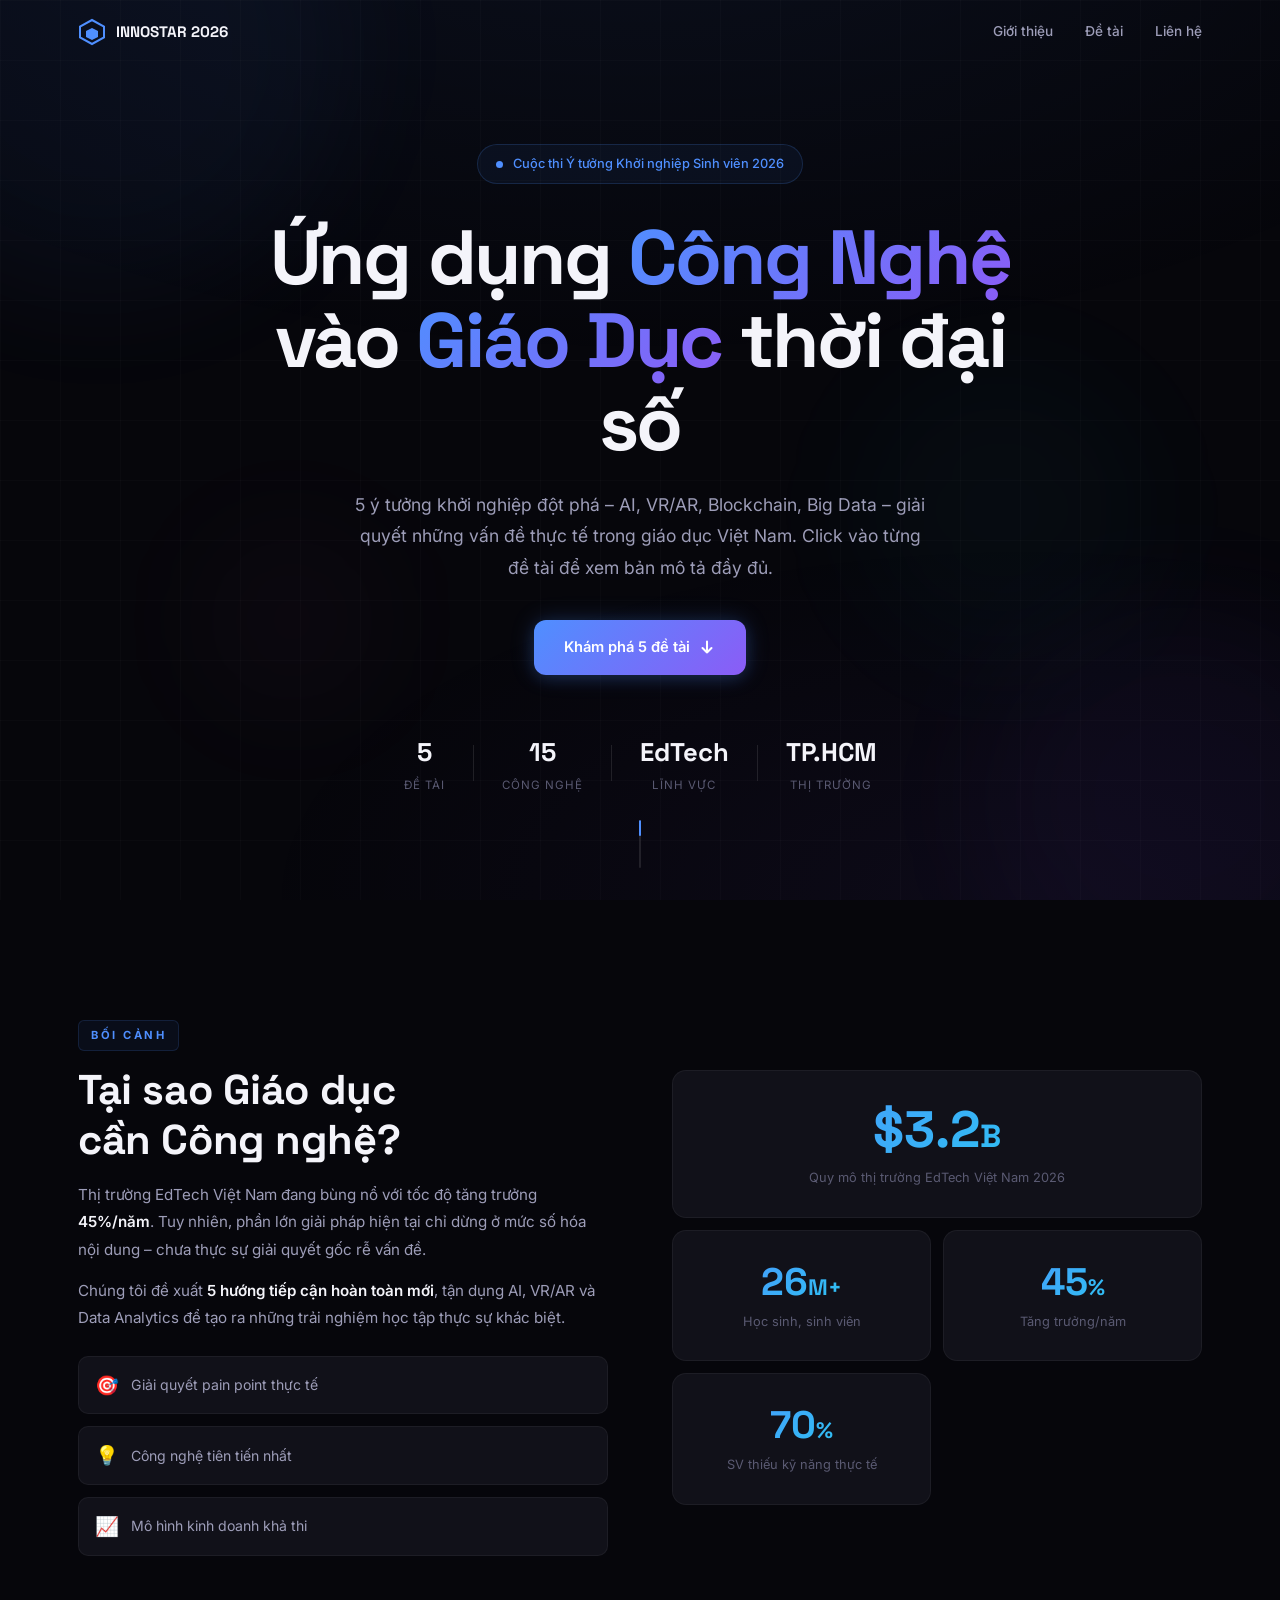
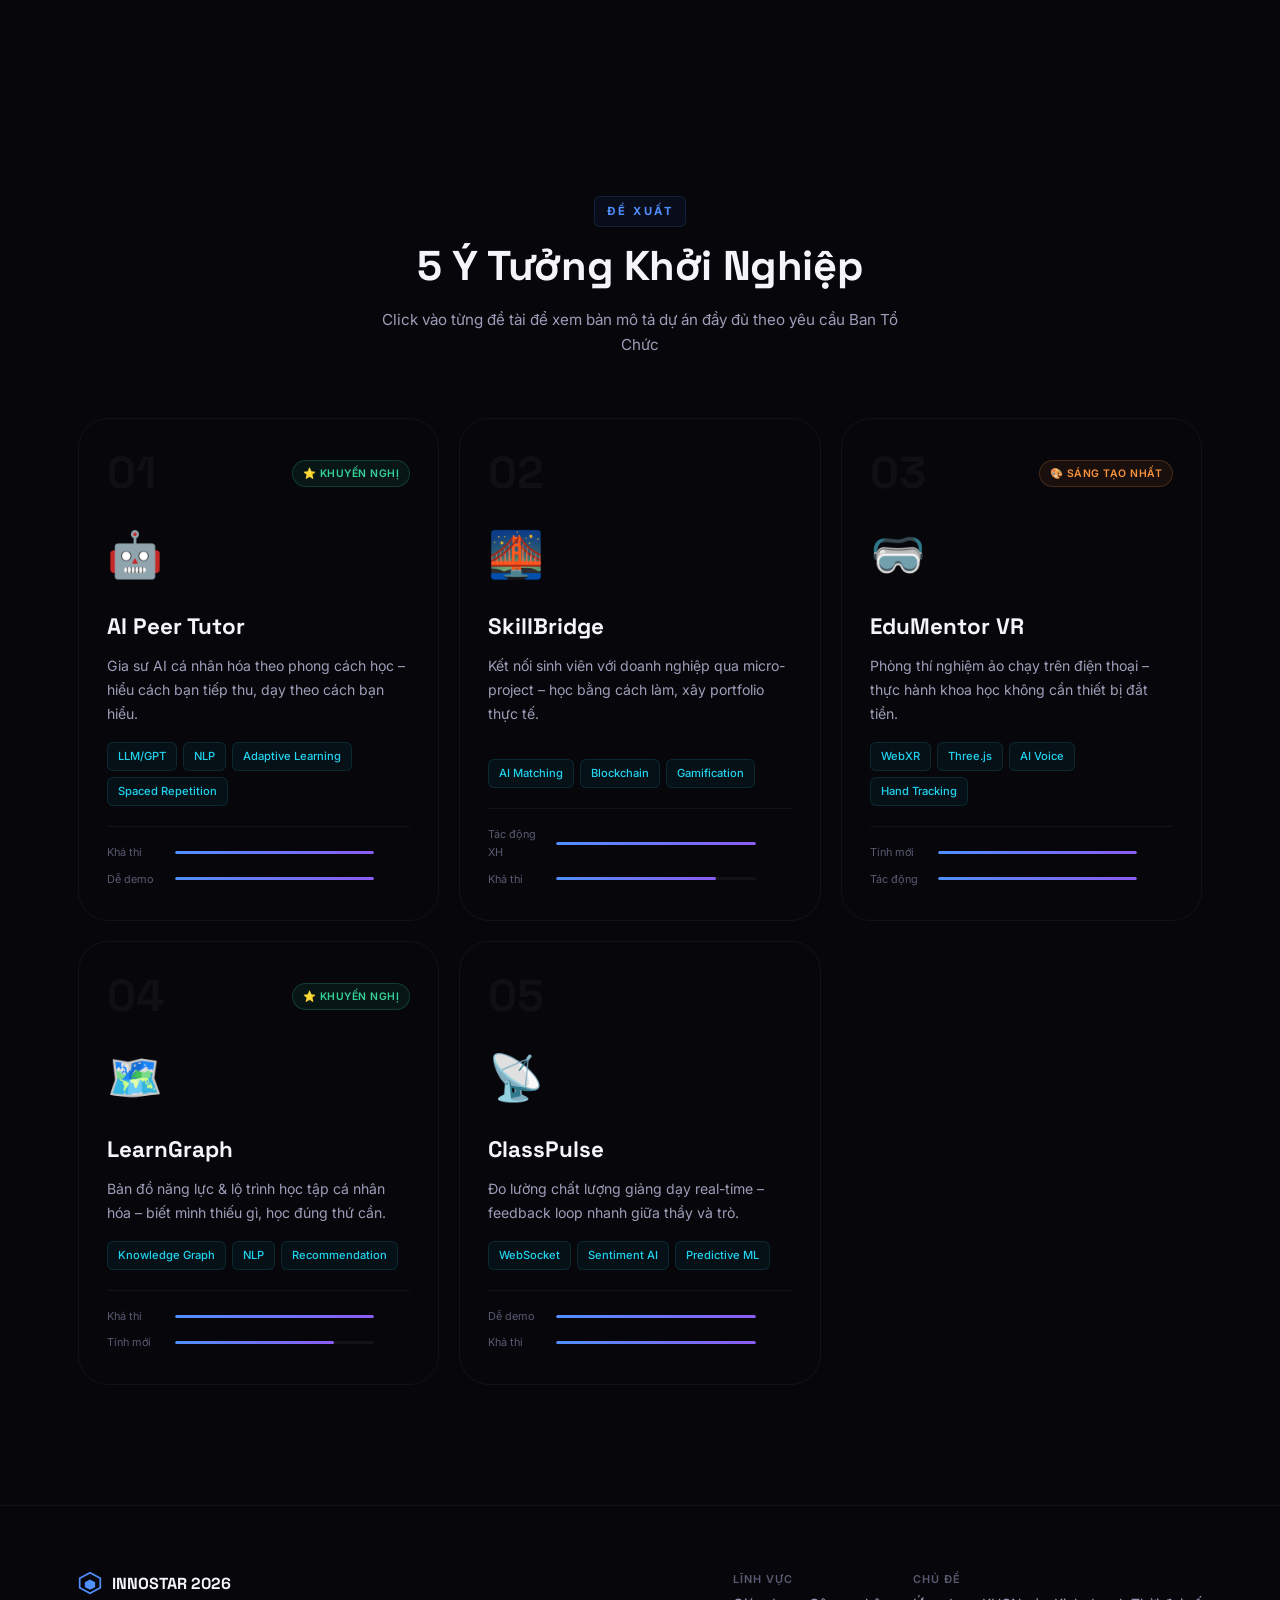
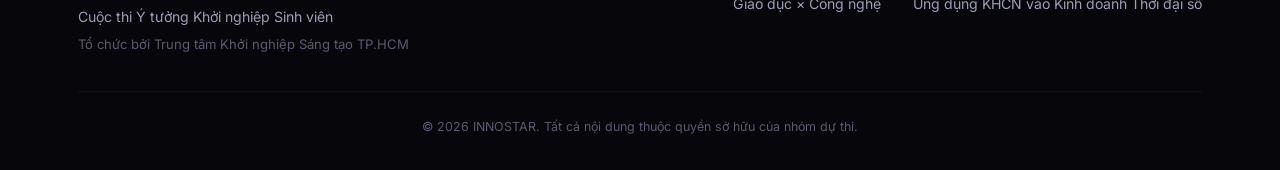
<file: index.html>
<!doctype html>
<html lang="vi">
  <head>
    <meta charset="UTF-8" />
    <meta name="viewport" content="width=device-width, initial-scale=1.0" />
    <title>INNOSTAR 2026 – Ý Tưởng Khởi Nghiệp Giáo Dục</title>
    <link rel="preconnect" href="https://fonts.googleapis.com" />
    <link rel="preconnect" href="https://fonts.gstatic.com" crossorigin />
    <link
      href="https://fonts.googleapis.com/css2?family=Space+Grotesk:wght@300;400;500;600;700&family=Inter:wght@300;400;500;600;700;800&display=swap"
      rel="stylesheet"
    />
    <link rel="stylesheet" href="css/main.css" />
  </head>
  <body>
    <!-- Animated background -->
    <div class="bg-grid"></div>
    <div class="bg-gradient"></div>
    <div class="cursor-glow" id="cursorGlow"></div>

    <!-- Nav -->
    <nav class="nav" id="nav">
      <div class="nav-inner container">
        <a href="#" class="nav-brand">
          <svg
            class="brand-logo"
            width="28"
            height="28"
            viewBox="0 0 28 28"
            fill="none"
          >
            <path
              d="M14 2L2 8.5V19.5L14 26L26 19.5V8.5L14 2Z"
              stroke="url(#grad1)"
              stroke-width="2"
            />
            <path d="M14 10L8 13V19L14 22L20 19V13L14 10Z" fill="url(#grad1)" />
            <defs>
              <linearGradient id="grad1" x1="2" y1="2" x2="26" y2="26">
                <stop stop-color="#4f8fff" />
                <stop offset="1" stop-color="#8b5cf6" />
              </linearGradient>
            </defs>
          </svg>
          <span>INNOSTAR 2026</span>
        </a>
        <div class="nav-links">
          <a href="#about">Giới thiệu</a>
          <a href="#projects">Đề tài</a>
          <a href="#footer">Liên hệ</a>
        </div>
        <button class="nav-mobile-btn" id="navMobileBtn" aria-label="Menu">
          <span></span><span></span><span></span>
        </button>
      </div>
    </nav>

    <!-- Mobile menu -->
    <div class="mobile-menu" id="mobileMenu">
      <a href="#about">Giới thiệu</a>
      <a href="#projects">Đề tài</a>
      <a href="#footer">Liên hệ</a>
    </div>

    <!-- Hero -->
    <header class="hero">
      <div class="hero-particles" id="particles"></div>
      <div class="hero-floating">
        <div class="float-shape shape-1"></div>
        <div class="float-shape shape-2"></div>
        <div class="float-shape shape-3"></div>
        <div class="float-shape shape-4"></div>
      </div>
      <div class="container hero-content">
        <div class="hero-chip" data-animate="fade-up">
          <span class="chip-dot"></span>
          <span>Cuộc thi Ý tưởng Khởi nghiệp Sinh viên 2026</span>
        </div>
        <h1 data-animate="fade-up" data-delay="80">
          Ứng dụng <span class="text-glow">Công Nghệ</span><br />
          vào <span class="text-glow">Giáo Dục</span> thời đại số
        </h1>
        <p class="hero-sub" data-animate="fade-up" data-delay="160">
          5 ý tưởng khởi nghiệp đột phá – AI, VR/AR, Blockchain, Big Data – giải
          quyết những vấn đề thực tế trong giáo dục Việt Nam. Click vào từng đề
          tài để xem bản mô tả đầy đủ.
        </p>
        <div class="hero-btns" data-animate="fade-up" data-delay="240">
          <a href="#projects" class="btn btn-glow">
            <span>Khám phá 5 đề tài</span>
            <svg width="18" height="18" viewBox="0 0 18 18" fill="none">
              <path
                d="M9 3.5v11m0 0l4.5-4.5M9 14.5L4.5 10"
                stroke="currentColor"
                stroke-width="2"
                stroke-linecap="round"
                stroke-linejoin="round"
              />
            </svg>
          </a>
        </div>
        <div class="hero-counters" data-animate="fade-up" data-delay="320">
          <div class="counter">
            <div class="counter-val" data-count="5">0</div>
            <div class="counter-lbl">Đề tài</div>
          </div>
          <div class="counter-sep"></div>
          <div class="counter">
            <div class="counter-val" data-count="15">0</div>
            <div class="counter-lbl">Công nghệ</div>
          </div>
          <div class="counter-sep"></div>
          <div class="counter">
            <div class="counter-val">EdTech</div>
            <div class="counter-lbl">Lĩnh vực</div>
          </div>
          <div class="counter-sep"></div>
          <div class="counter">
            <div class="counter-val">TP.HCM</div>
            <div class="counter-lbl">Thị trường</div>
          </div>
        </div>
      </div>
      <div class="hero-scroll-indicator">
        <div class="scroll-line"><div class="scroll-dot"></div></div>
      </div>
    </header>

    <!-- About -->
    <section id="about" class="section section-about">
      <div class="container">
        <div class="about-layout">
          <div class="about-left" data-animate="fade-right">
            <span class="section-tag">Bối cảnh</span>
            <h2 class="section-title">Tại sao Giáo dục<br />cần Công nghệ?</h2>
            <p class="about-desc">
              Thị trường EdTech Việt Nam đang bùng nổ với tốc độ tăng trưởng
              <strong>45%/năm</strong>. Tuy nhiên, phần lớn giải pháp hiện tại
              chỉ dừng ở mức số hóa nội dung – chưa thực sự giải quyết gốc rễ
              vấn đề.
            </p>
            <p class="about-desc">
              Chúng tôi đề xuất <strong>5 hướng tiếp cận hoàn toàn mới</strong>,
              tận dụng AI, VR/AR và Data Analytics để tạo ra những trải nghiệm
              học tập thực sự khác biệt.
            </p>
            <div class="about-features">
              <div class="about-feat">
                <span class="feat-icon">🎯</span
                ><span>Giải quyết pain point thực tế</span>
              </div>
              <div class="about-feat">
                <span class="feat-icon">💡</span
                ><span>Công nghệ tiên tiến nhất</span>
              </div>
              <div class="about-feat">
                <span class="feat-icon">📈</span
                ><span>Mô hình kinh doanh khả thi</span>
              </div>
            </div>
          </div>
          <div class="about-right" data-animate="fade-left">
            <div class="stats-mosaic">
              <div class="mosaic-card mosaic-big">
                <div class="mosaic-val">$3.2<span>B</span></div>
                <div class="mosaic-lbl">
                  Quy mô thị trường EdTech Việt Nam 2026
                </div>
              </div>
              <div class="mosaic-card">
                <div class="mosaic-val">26<span>M+</span></div>
                <div class="mosaic-lbl">Học sinh, sinh viên</div>
              </div>
              <div class="mosaic-card">
                <div class="mosaic-val">45<span>%</span></div>
                <div class="mosaic-lbl">Tăng trưởng/năm</div>
              </div>
              <div class="mosaic-card">
                <div class="mosaic-val">70<span>%</span></div>
                <div class="mosaic-lbl">SV thiếu kỹ năng thực tế</div>
              </div>
            </div>
          </div>
        </div>
      </div>
    </section>

    <!-- Projects -->
    <section id="projects" class="section section-projects">
      <div class="container">
        <div class="section-header" data-animate="fade-up">
          <span class="section-tag">Đề xuất</span>
          <h2 class="section-title">5 Ý Tưởng Khởi Nghiệp</h2>
          <p class="section-sub">
            Click vào từng đề tài để xem bản mô tả dự án đầy đủ theo yêu cầu Ban
            Tổ Chức
          </p>
        </div>

        <div class="projects-showcase">
          <!-- Card 1 -->
          <a
            href="projects/ai-peer-tutor.html"
            class="showcase-card"
            data-animate="fade-up"
            data-delay="0"
          >
            <div class="sc-bg"></div>
            <div class="sc-content">
              <div class="sc-top">
                <span class="sc-num">01</span>
                <span class="sc-badge sc-badge-green">⭐ Khuyến nghị</span>
              </div>
              <div class="sc-icon">🤖</div>
              <h3 class="sc-title">AI Peer Tutor</h3>
              <p class="sc-desc">
                Gia sư AI cá nhân hóa theo phong cách học – hiểu cách bạn tiếp
                thu, dạy theo cách bạn hiểu.
              </p>
              <div class="sc-tags">
                <span>LLM/GPT</span>
                <span>NLP</span>
                <span>Adaptive Learning</span>
                <span>Spaced Repetition</span>
              </div>
              <div class="sc-bottom">
                <div class="sc-metrics">
                  <div class="sc-metric">
                    <span class="sc-m-label">Khả thi</span>
                    <div class="sc-bar">
                      <div class="sc-fill" style="--w: 100%"></div>
                    </div>
                  </div>
                  <div class="sc-metric">
                    <span class="sc-m-label">Dễ demo</span>
                    <div class="sc-bar">
                      <div class="sc-fill" style="--w: 100%"></div>
                    </div>
                  </div>
                </div>
                <div class="sc-arrow">
                  <svg width="20" height="20" viewBox="0 0 20 20" fill="none">
                    <path
                      d="M5 15L15 5M15 5H8M15 5v7"
                      stroke="currentColor"
                      stroke-width="2"
                      stroke-linecap="round"
                      stroke-linejoin="round"
                    />
                  </svg>
                </div>
              </div>
            </div>
          </a>

          <!-- Card 2 -->
          <a
            href="projects/skillbridge.html"
            class="showcase-card"
            data-animate="fade-up"
            data-delay="80"
          >
            <div class="sc-bg"></div>
            <div class="sc-content">
              <div class="sc-top">
                <span class="sc-num">02</span>
              </div>
              <div class="sc-icon">🌉</div>
              <h3 class="sc-title">SkillBridge</h3>
              <p class="sc-desc">
                Kết nối sinh viên với doanh nghiệp qua micro-project – học bằng
                cách làm, xây portfolio thực tế.
              </p>
              <div class="sc-tags">
                <span>AI Matching</span>
                <span>Blockchain</span>
                <span>Gamification</span>
              </div>
              <div class="sc-bottom">
                <div class="sc-metrics">
                  <div class="sc-metric">
                    <span class="sc-m-label">Tác động XH</span>
                    <div class="sc-bar">
                      <div class="sc-fill" style="--w: 100%"></div>
                    </div>
                  </div>
                  <div class="sc-metric">
                    <span class="sc-m-label">Khả thi</span>
                    <div class="sc-bar">
                      <div class="sc-fill" style="--w: 80%"></div>
                    </div>
                  </div>
                </div>
                <div class="sc-arrow">
                  <svg width="20" height="20" viewBox="0 0 20 20" fill="none">
                    <path
                      d="M5 15L15 5M15 5H8M15 5v7"
                      stroke="currentColor"
                      stroke-width="2"
                      stroke-linecap="round"
                      stroke-linejoin="round"
                    />
                  </svg>
                </div>
              </div>
            </div>
          </a>

          <!-- Card 3 -->
          <a
            href="projects/edumentor-vr.html"
            class="showcase-card"
            data-animate="fade-up"
            data-delay="160"
          >
            <div class="sc-bg"></div>
            <div class="sc-content">
              <div class="sc-top">
                <span class="sc-num">03</span>
                <span class="sc-badge sc-badge-orange">🎨 Sáng tạo nhất</span>
              </div>
              <div class="sc-icon">🥽</div>
              <h3 class="sc-title">EduMentor VR</h3>
              <p class="sc-desc">
                Phòng thí nghiệm ảo chạy trên điện thoại – thực hành khoa học
                không cần thiết bị đắt tiền.
              </p>
              <div class="sc-tags">
                <span>WebXR</span>
                <span>Three.js</span>
                <span>AI Voice</span>
                <span>Hand Tracking</span>
              </div>
              <div class="sc-bottom">
                <div class="sc-metrics">
                  <div class="sc-metric">
                    <span class="sc-m-label">Tính mới</span>
                    <div class="sc-bar">
                      <div class="sc-fill" style="--w: 100%"></div>
                    </div>
                  </div>
                  <div class="sc-metric">
                    <span class="sc-m-label">Tác động</span>
                    <div class="sc-bar">
                      <div class="sc-fill" style="--w: 100%"></div>
                    </div>
                  </div>
                </div>
                <div class="sc-arrow">
                  <svg width="20" height="20" viewBox="0 0 20 20" fill="none">
                    <path
                      d="M5 15L15 5M15 5H8M15 5v7"
                      stroke="currentColor"
                      stroke-width="2"
                      stroke-linecap="round"
                      stroke-linejoin="round"
                    />
                  </svg>
                </div>
              </div>
            </div>
          </a>

          <!-- Card 4 -->
          <a
            href="projects/learngraph.html"
            class="showcase-card"
            data-animate="fade-up"
            data-delay="240"
          >
            <div class="sc-bg"></div>
            <div class="sc-content">
              <div class="sc-top">
                <span class="sc-num">04</span>
                <span class="sc-badge sc-badge-green">⭐ Khuyến nghị</span>
              </div>
              <div class="sc-icon">🗺️</div>
              <h3 class="sc-title">LearnGraph</h3>
              <p class="sc-desc">
                Bản đồ năng lực & lộ trình học tập cá nhân hóa – biết mình thiếu
                gì, học đúng thứ cần.
              </p>
              <div class="sc-tags">
                <span>Knowledge Graph</span>
                <span>NLP</span>
                <span>Recommendation</span>
              </div>
              <div class="sc-bottom">
                <div class="sc-metrics">
                  <div class="sc-metric">
                    <span class="sc-m-label">Khả thi</span>
                    <div class="sc-bar">
                      <div class="sc-fill" style="--w: 100%"></div>
                    </div>
                  </div>
                  <div class="sc-metric">
                    <span class="sc-m-label">Tính mới</span>
                    <div class="sc-bar">
                      <div class="sc-fill" style="--w: 80%"></div>
                    </div>
                  </div>
                </div>
                <div class="sc-arrow">
                  <svg width="20" height="20" viewBox="0 0 20 20" fill="none">
                    <path
                      d="M5 15L15 5M15 5H8M15 5v7"
                      stroke="currentColor"
                      stroke-width="2"
                      stroke-linecap="round"
                      stroke-linejoin="round"
                    />
                  </svg>
                </div>
              </div>
            </div>
          </a>

          <!-- Card 5 -->
          <a
            href="projects/classpulse.html"
            class="showcase-card"
            data-animate="fade-up"
            data-delay="320"
          >
            <div class="sc-bg"></div>
            <div class="sc-content">
              <div class="sc-top">
                <span class="sc-num">05</span>
              </div>
              <div class="sc-icon">📡</div>
              <h3 class="sc-title">ClassPulse</h3>
              <p class="sc-desc">
                Đo lường chất lượng giảng dạy real-time – feedback loop nhanh
                giữa thầy và trò.
              </p>
              <div class="sc-tags">
                <span>WebSocket</span>
                <span>Sentiment AI</span>
                <span>Predictive ML</span>
              </div>
              <div class="sc-bottom">
                <div class="sc-metrics">
                  <div class="sc-metric">
                    <span class="sc-m-label">Dễ demo</span>
                    <div class="sc-bar">
                      <div class="sc-fill" style="--w: 100%"></div>
                    </div>
                  </div>
                  <div class="sc-metric">
                    <span class="sc-m-label">Khả thi</span>
                    <div class="sc-bar">
                      <div class="sc-fill" style="--w: 100%"></div>
                    </div>
                  </div>
                </div>
                <div class="sc-arrow">
                  <svg width="20" height="20" viewBox="0 0 20 20" fill="none">
                    <path
                      d="M5 15L15 5M15 5H8M15 5v7"
                      stroke="currentColor"
                      stroke-width="2"
                      stroke-linecap="round"
                      stroke-linejoin="round"
                    />
                  </svg>
                </div>
              </div>
            </div>
          </a>
        </div>
      </div>
    </section>

    <!-- Footer -->
    <footer id="footer" class="footer">
      <div class="container">
        <div class="footer-grid">
          <div class="footer-info">
            <div class="footer-brand">
              <svg width="24" height="24" viewBox="0 0 28 28" fill="none">
                <path
                  d="M14 2L2 8.5V19.5L14 26L26 19.5V8.5L14 2Z"
                  stroke="url(#grad2)"
                  stroke-width="2"
                />
                <path
                  d="M14 10L8 13V19L14 22L20 19V13L14 10Z"
                  fill="url(#grad2)"
                />
                <defs>
                  <linearGradient id="grad2" x1="2" y1="2" x2="26" y2="26">
                    <stop stop-color="#4f8fff" />
                    <stop offset="1" stop-color="#8b5cf6" />
                  </linearGradient>
                </defs>
              </svg>
              <span>INNOSTAR 2026</span>
            </div>
            <p>Cuộc thi Ý tưởng Khởi nghiệp Sinh viên</p>
            <p class="footer-org">
              Tổ chức bởi Trung tâm Khởi nghiệp Sáng tạo TP.HCM
            </p>
          </div>
          <div class="footer-meta">
            <div class="footer-meta-item">
              <span class="footer-meta-label">Lĩnh vực</span>
              <span>Giáo dục × Công nghệ</span>
            </div>
            <div class="footer-meta-item">
              <span class="footer-meta-label">Chủ đề</span>
              <span>Ứng dụng KHCN vào Kinh doanh Thời đại số</span>
            </div>
          </div>
        </div>
        <div class="footer-bottom">
          <p>
            © 2026 INNOSTAR. Tất cả nội dung thuộc quyền sở hữu của nhóm dự thi.
          </p>
        </div>
      </div>
    </footer>

    <script src="js/main.js"></script>
  </body>
</html>
</file>
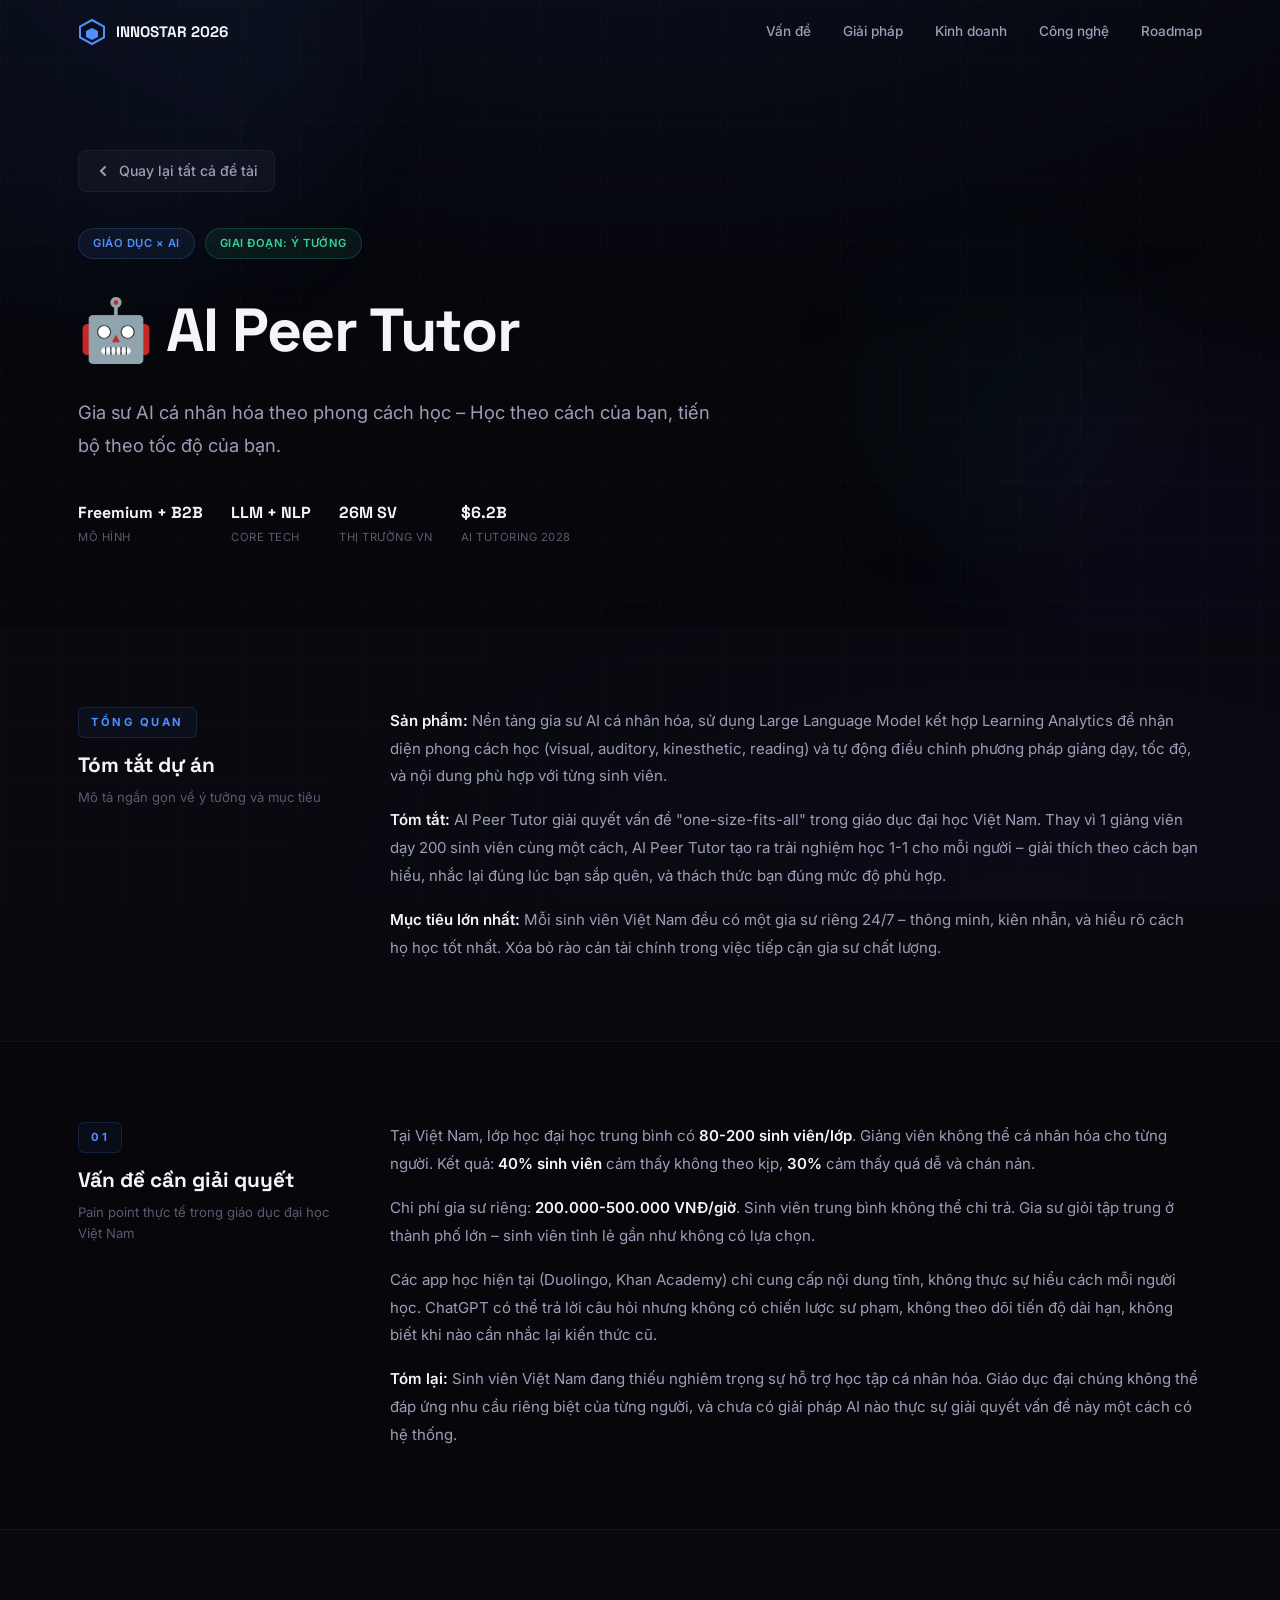
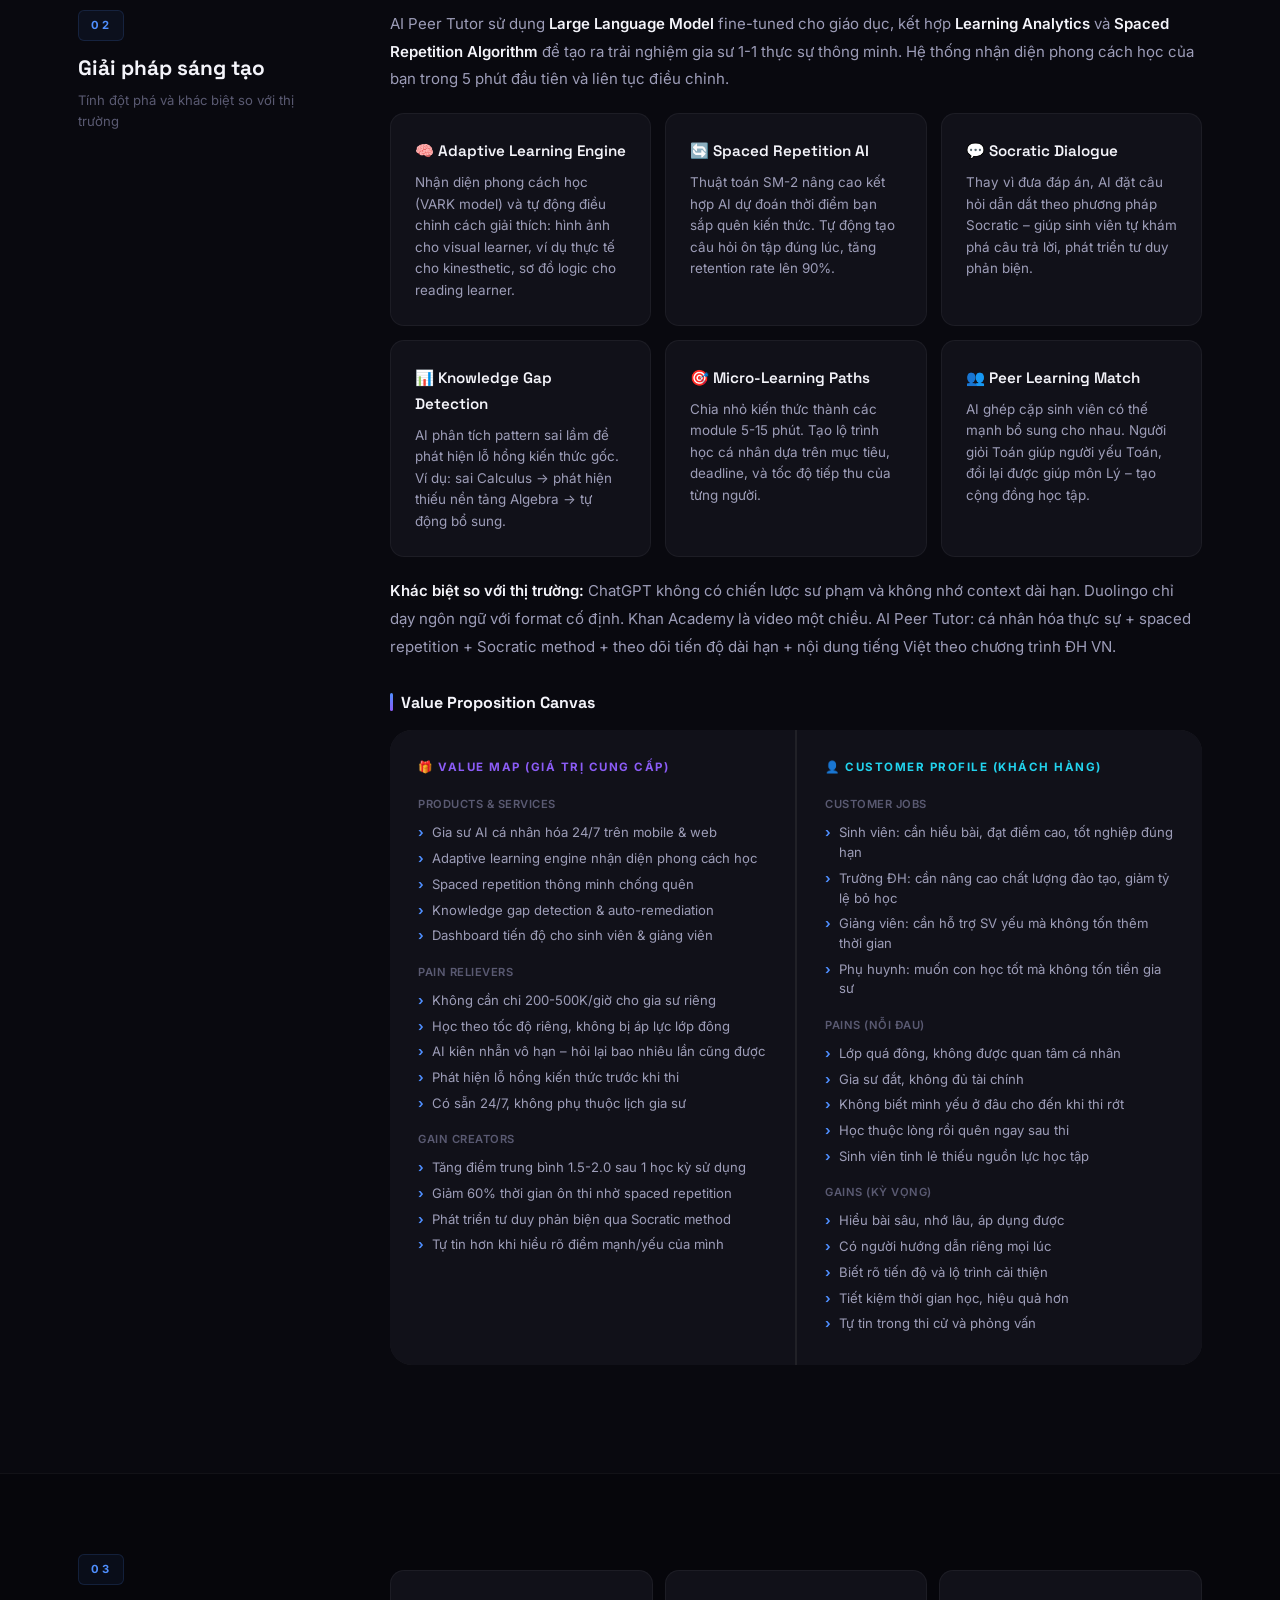
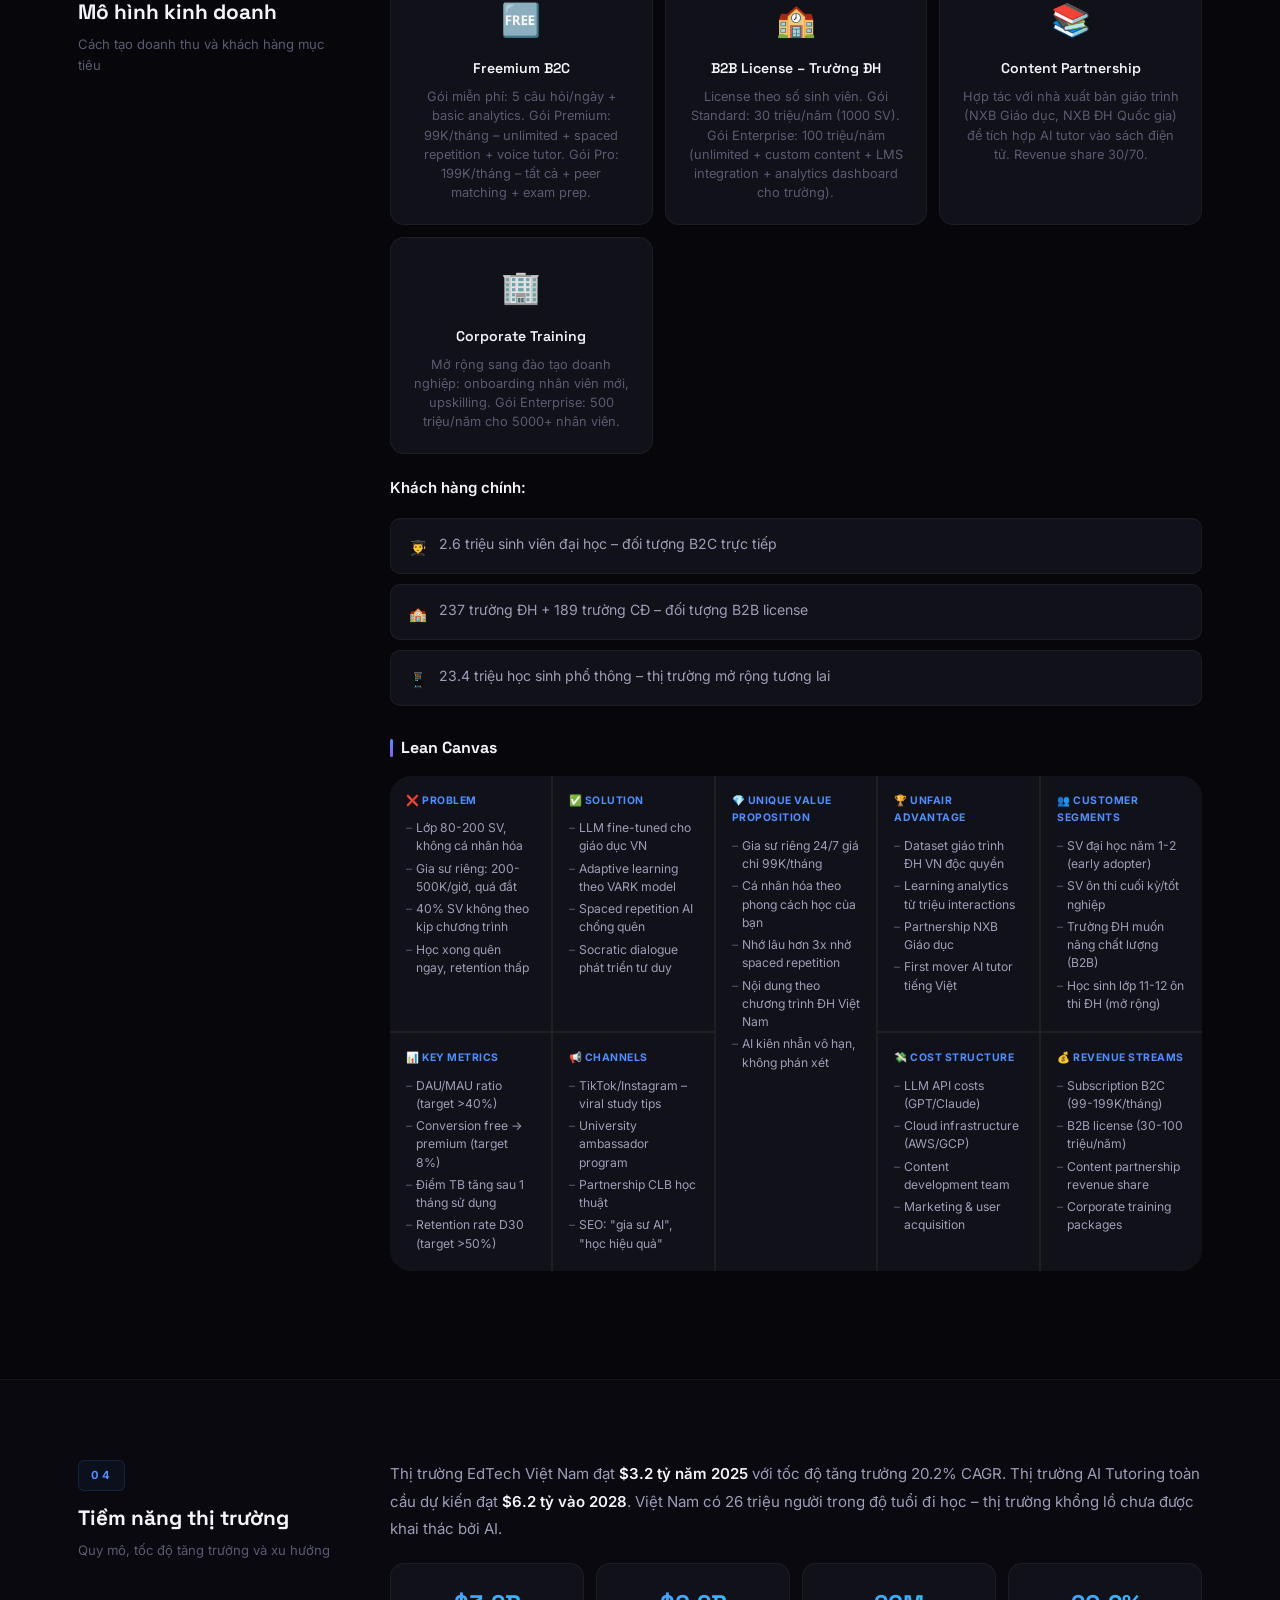
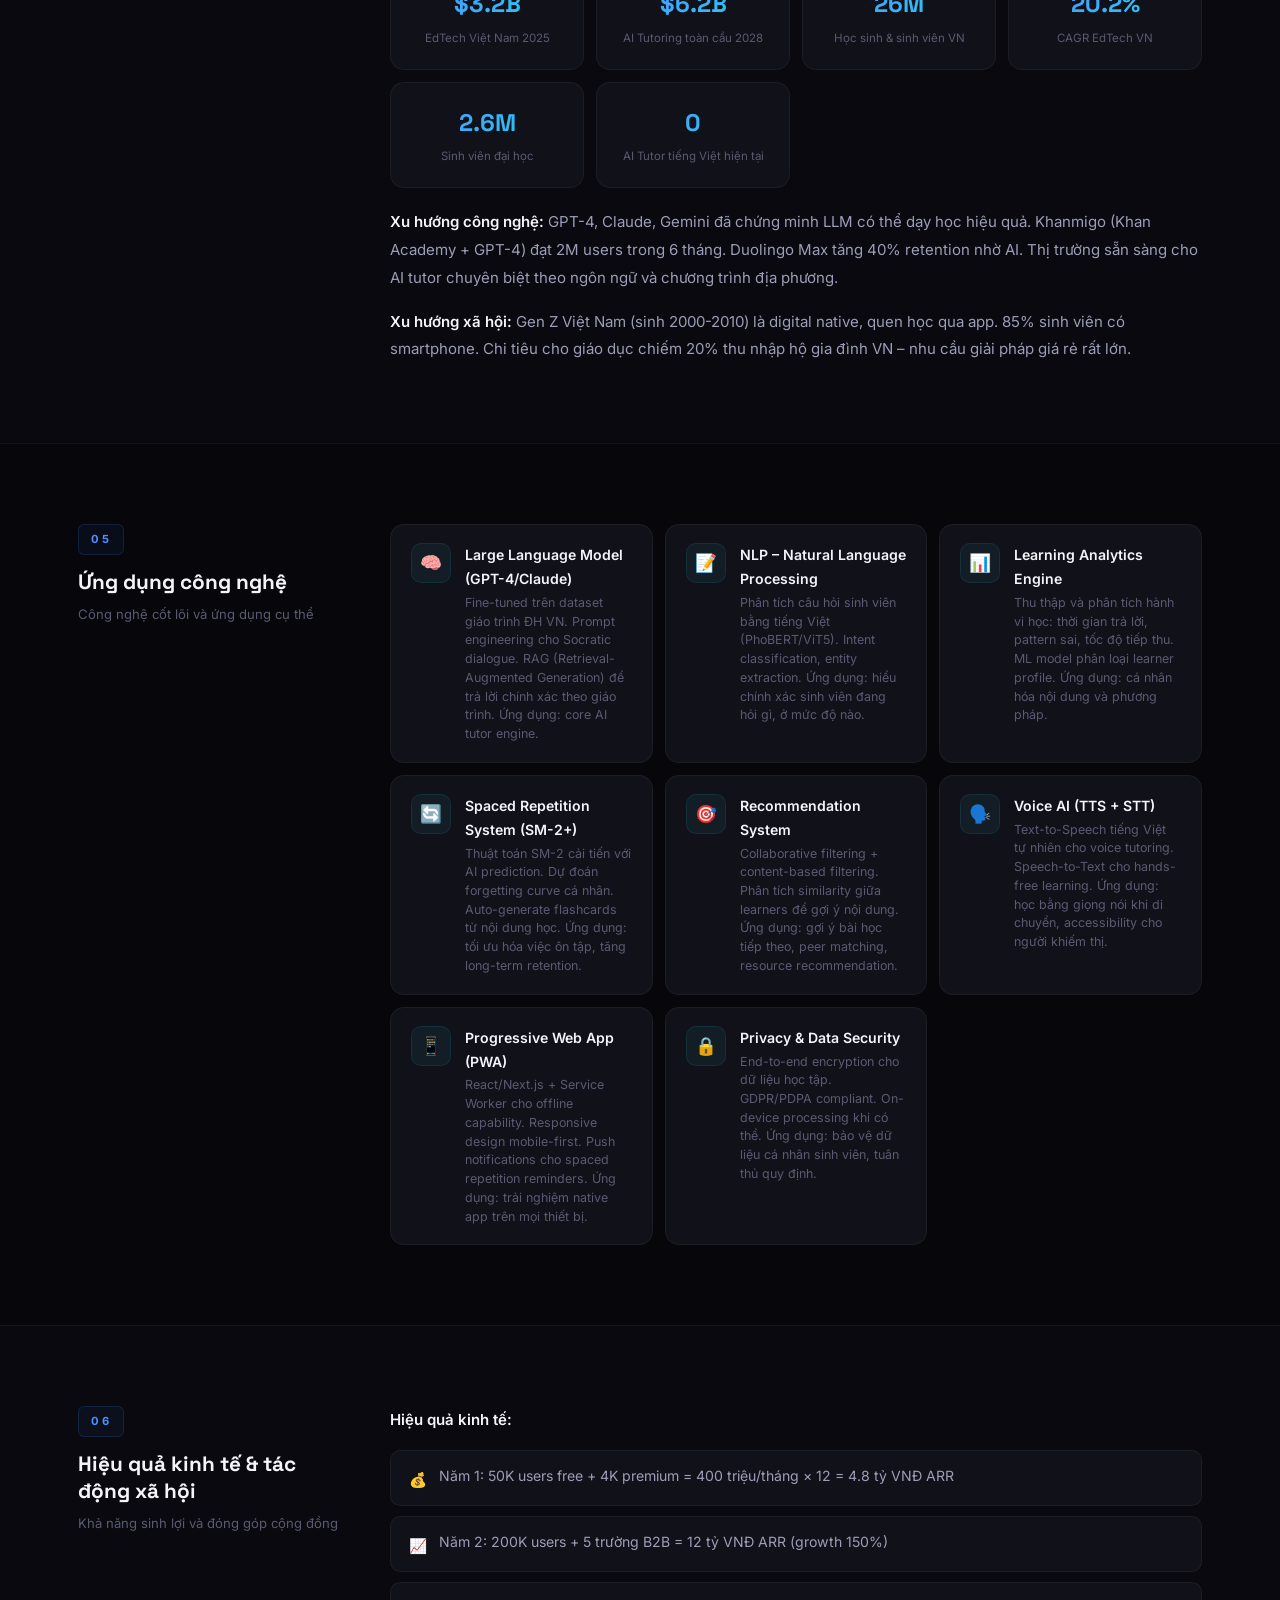
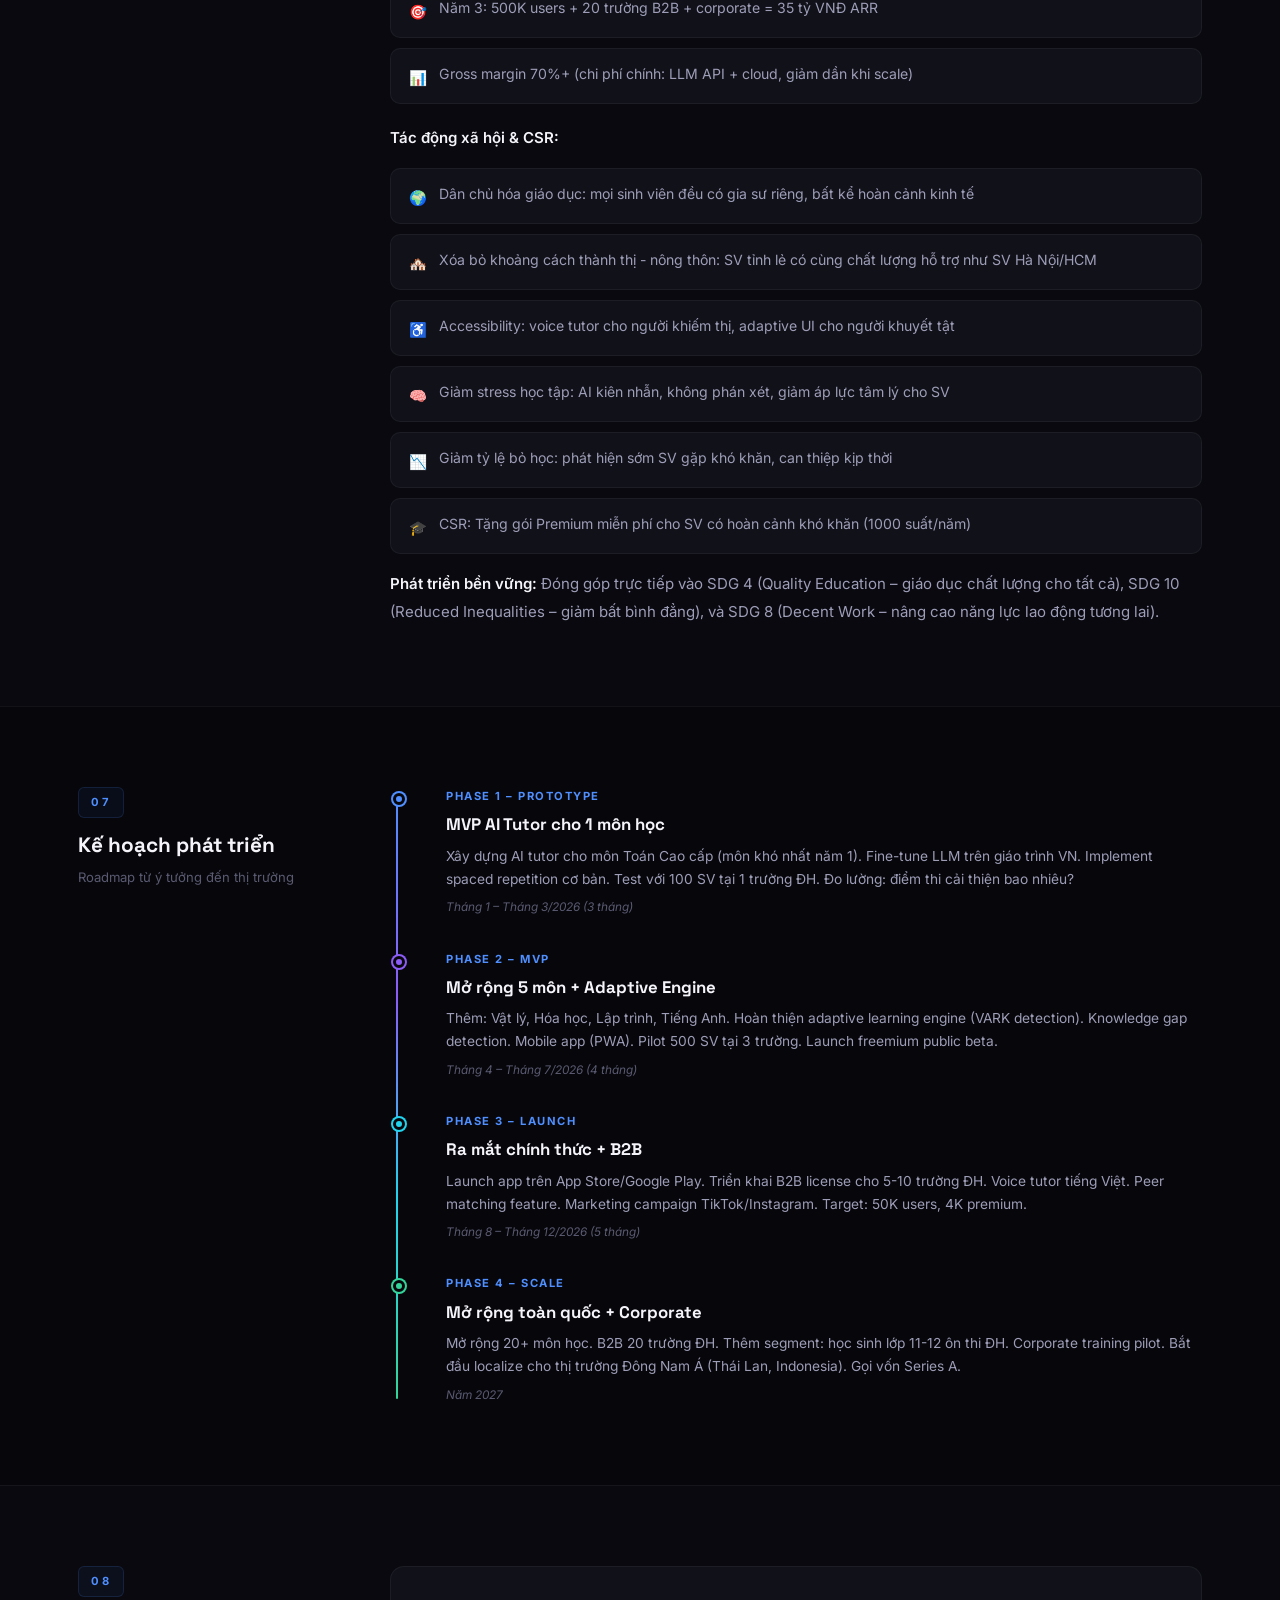
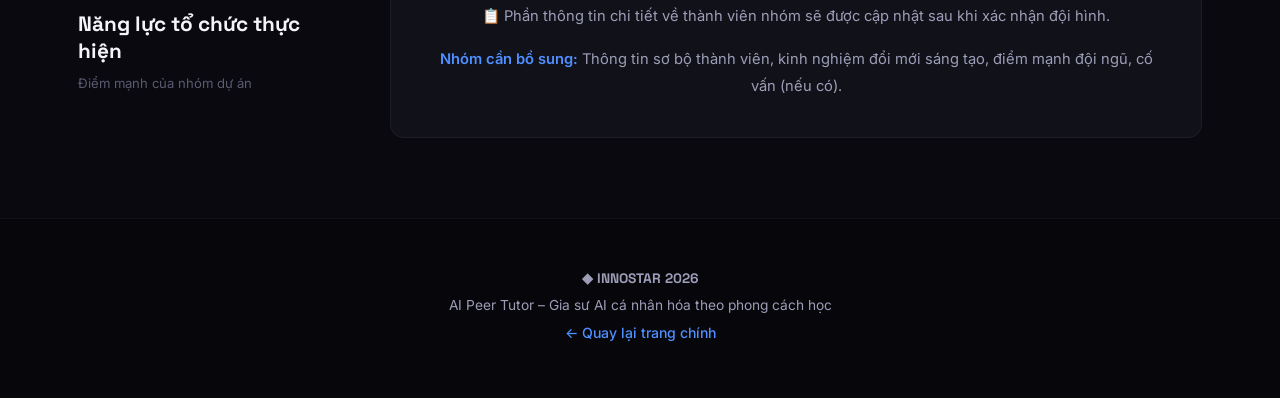
<file: projects/ai-peer-tutor.html>
<!doctype html>
<html lang="vi">
  <head>
    <meta charset="UTF-8" />
    <meta name="viewport" content="width=device-width, initial-scale=1.0" />
    <title>AI Peer Tutor – INNOSTAR 2026</title>
    <link rel="preconnect" href="https://fonts.googleapis.com" />
    <link rel="preconnect" href="https://fonts.gstatic.com" crossorigin />
    <link
      href="https://fonts.googleapis.com/css2?family=Space+Grotesk:wght@300;400;500;600;700&family=Inter:wght@300;400;500;600;700;800&display=swap"
      rel="stylesheet"
    />
    <link rel="stylesheet" href="../css/main.css" />
    <link rel="stylesheet" href="../css/project.css" />
  </head>
  <body>
    <div class="bg-grid"></div>
    <div class="bg-gradient"></div>
    <div class="cursor-glow" id="cursorGlow"></div>

    <nav class="nav scrolled" id="nav">
      <div class="nav-inner container">
        <a href="../index.html" class="nav-brand">
          <svg
            class="brand-logo"
            width="28"
            height="28"
            viewBox="0 0 28 28"
            fill="none"
          >
            <path
              d="M14 2L2 8.5V19.5L14 26L26 19.5V8.5L14 2Z"
              stroke="url(#g1)"
              stroke-width="2"
            />
            <path d="M14 10L8 13V19L14 22L20 19V13L14 10Z" fill="url(#g1)" />
            <defs>
              <linearGradient id="g1" x1="2" y1="2" x2="26" y2="26">
                <stop stop-color="#4f8fff" />
                <stop offset="1" stop-color="#8b5cf6" />
              </linearGradient>
            </defs>
          </svg>
          <span>INNOSTAR 2026</span>
        </a>
        <div class="nav-links">
          <a href="#problem">Vấn đề</a>
          <a href="#solution">Giải pháp</a>
          <a href="#business">Kinh doanh</a>
          <a href="#tech">Công nghệ</a>
          <a href="#roadmap">Roadmap</a>
        </div>
      </div>
    </nav>

    <!-- Hero -->
    <section class="project-hero">
      <div class="hero-floating">
        <div class="float-shape shape-1"></div>
        <div class="float-shape shape-2"></div>
        <div class="float-shape shape-3"></div>
      </div>
      <div class="container project-hero-content">
        <a href="../index.html" class="back-link" data-animate="fade-up">
          <svg width="16" height="16" viewBox="0 0 16 16" fill="none">
            <path
              d="M10 12L6 8l4-4"
              stroke="currentColor"
              stroke-width="2"
              stroke-linecap="round"
            />
          </svg>
          Quay lại tất cả đề tài
        </a>
        <div class="badge-row" data-animate="fade-up" data-delay="50">
          <span class="p-badge p-badge-blue">Giáo dục × AI</span>
          <span class="p-badge p-badge-green">Giai đoạn: Ý tưởng</span>
        </div>
        <h1 data-animate="fade-up" data-delay="100">🤖 AI Peer Tutor</h1>
        <p class="project-tagline" data-animate="fade-up" data-delay="150">
          Gia sư AI cá nhân hóa theo phong cách học – Học theo cách của bạn,
          tiến bộ theo tốc độ của bạn.
        </p>
        <div class="quick-stats" data-animate="fade-up" data-delay="200">
          <div class="qs-item">
            <span class="qs-val">Freemium + B2B</span
            ><span class="qs-lbl">Mô hình</span>
          </div>
          <div class="qs-item">
            <span class="qs-val">LLM + NLP</span
            ><span class="qs-lbl">Core Tech</span>
          </div>
          <div class="qs-item">
            <span class="qs-val">26M SV</span
            ><span class="qs-lbl">Thị trường VN</span>
          </div>
          <div class="qs-item">
            <span class="qs-val">$6.2B</span
            ><span class="qs-lbl">AI Tutoring 2028</span>
          </div>
        </div>
      </div>
    </section>
  </body>
</html>

<!-- Tóm tắt -->
<section class="p-section">
  <div class="container">
    <div class="p-grid">
      <div class="p-sidebar">
        <span class="section-tag">Tổng quan</span>
        <h3>Tóm tắt dự án</h3>
        <p>Mô tả ngắn gọn về ý tưởng và mục tiêu</p>
      </div>
      <div class="p-content">
        <p>
          <strong>Sản phẩm:</strong> Nền tảng gia sư AI cá nhân hóa, sử dụng
          Large Language Model kết hợp Learning Analytics để nhận diện phong
          cách học (visual, auditory, kinesthetic, reading) và tự động điều
          chỉnh phương pháp giảng dạy, tốc độ, và nội dung phù hợp với từng sinh
          viên.
        </p>
        <p>
          <strong>Tóm tắt:</strong> AI Peer Tutor giải quyết vấn đề
          "one-size-fits-all" trong giáo dục đại học Việt Nam. Thay vì 1 giảng
          viên dạy 200 sinh viên cùng một cách, AI Peer Tutor tạo ra trải nghiệm
          học 1-1 cho mỗi người – giải thích theo cách bạn hiểu, nhắc lại đúng
          lúc bạn sắp quên, và thách thức bạn đúng mức độ phù hợp.
        </p>
        <p>
          <strong>Mục tiêu lớn nhất:</strong> Mỗi sinh viên Việt Nam đều có một
          gia sư riêng 24/7 – thông minh, kiên nhẫn, và hiểu rõ cách họ học tốt
          nhất. Xóa bỏ rào cản tài chính trong việc tiếp cận gia sư chất lượng.
        </p>
      </div>
    </div>
  </div>
</section>

<!-- Vấn đề -->
<section id="problem" class="p-section">
  <div class="container">
    <div class="p-grid">
      <div class="p-sidebar">
        <span class="section-tag">01</span>
        <h3>Vấn đề cần giải quyết</h3>
        <p>Pain point thực tế trong giáo dục đại học Việt Nam</p>
      </div>
      <div class="p-content">
        <p>
          Tại Việt Nam, lớp học đại học trung bình có
          <strong>80-200 sinh viên/lớp</strong>. Giảng viên không thể cá nhân
          hóa cho từng người. Kết quả: <strong>40% sinh viên</strong> cảm thấy
          không theo kịp, <strong>30%</strong> cảm thấy quá dễ và chán nản.
        </p>
        <p>
          Chi phí gia sư riêng: <strong>200.000-500.000 VNĐ/giờ</strong>. Sinh
          viên trung bình không thể chi trả. Gia sư giỏi tập trung ở thành phố
          lớn – sinh viên tỉnh lẻ gần như không có lựa chọn.
        </p>
        <p>
          Các app học hiện tại (Duolingo, Khan Academy) chỉ cung cấp nội dung
          tĩnh, không thực sự hiểu cách mỗi người học. ChatGPT có thể trả lời
          câu hỏi nhưng không có chiến lược sư phạm, không theo dõi tiến độ dài
          hạn, không biết khi nào cần nhắc lại kiến thức cũ.
        </p>
        <p>
          <strong>Tóm lại:</strong> Sinh viên Việt Nam đang thiếu nghiêm trọng
          sự hỗ trợ học tập cá nhân hóa. Giáo dục đại chúng không thể đáp ứng
          nhu cầu riêng biệt của từng người, và chưa có giải pháp AI nào thực sự
          giải quyết vấn đề này một cách có hệ thống.
        </p>
      </div>
    </div>
  </div>
</section>

<!-- Giải pháp + Value Proposition Canvas -->
<section id="solution" class="p-section">
  <div class="container">
    <div class="p-grid">
      <div class="p-sidebar">
        <span class="section-tag">02</span>
        <h3>Giải pháp sáng tạo</h3>
        <p>Tính đột phá và khác biệt so với thị trường</p>
      </div>
      <div class="p-content">
        <p>
          AI Peer Tutor sử dụng <strong>Large Language Model</strong> fine-tuned
          cho giáo dục, kết hợp <strong>Learning Analytics</strong> và
          <strong>Spaced Repetition Algorithm</strong> để tạo ra trải nghiệm gia
          sư 1-1 thực sự thông minh. Hệ thống nhận diện phong cách học của bạn
          trong 5 phút đầu tiên và liên tục điều chỉnh.
        </p>

        <div class="feat-grid">
          <div class="feat-card">
            <h4>🧠 Adaptive Learning Engine</h4>
            <p>
              Nhận diện phong cách học (VARK model) và tự động điều chỉnh cách
              giải thích: hình ảnh cho visual learner, ví dụ thực tế cho
              kinesthetic, sơ đồ logic cho reading learner.
            </p>
          </div>
          <div class="feat-card">
            <h4>🔄 Spaced Repetition AI</h4>
            <p>
              Thuật toán SM-2 nâng cao kết hợp AI dự đoán thời điểm bạn sắp quên
              kiến thức. Tự động tạo câu hỏi ôn tập đúng lúc, tăng retention
              rate lên 90%.
            </p>
          </div>
          <div class="feat-card">
            <h4>💬 Socratic Dialogue</h4>
            <p>
              Thay vì đưa đáp án, AI đặt câu hỏi dẫn dắt theo phương pháp
              Socratic – giúp sinh viên tự khám phá câu trả lời, phát triển tư
              duy phản biện.
            </p>
          </div>
          <div class="feat-card">
            <h4>📊 Knowledge Gap Detection</h4>
            <p>
              AI phân tích pattern sai lầm để phát hiện lỗ hổng kiến thức gốc.
              Ví dụ: sai Calculus → phát hiện thiếu nền tảng Algebra → tự động
              bổ sung.
            </p>
          </div>
          <div class="feat-card">
            <h4>🎯 Micro-Learning Paths</h4>
            <p>
              Chia nhỏ kiến thức thành các module 5-15 phút. Tạo lộ trình học cá
              nhân dựa trên mục tiêu, deadline, và tốc độ tiếp thu của từng
              người.
            </p>
          </div>
          <div class="feat-card">
            <h4>👥 Peer Learning Match</h4>
            <p>
              AI ghép cặp sinh viên có thế mạnh bổ sung cho nhau. Người giỏi
              Toán giúp người yếu Toán, đổi lại được giúp môn Lý – tạo cộng đồng
              học tập.
            </p>
          </div>
        </div>

        <p style="margin-top: 20px">
          <strong>Khác biệt so với thị trường:</strong> ChatGPT không có chiến
          lược sư phạm và không nhớ context dài hạn. Duolingo chỉ dạy ngôn ngữ
          với format cố định. Khan Academy là video một chiều. AI Peer Tutor: cá
          nhân hóa thực sự + spaced repetition + Socratic method + theo dõi tiến
          độ dài hạn + nội dung tiếng Việt theo chương trình ĐH VN.
        </p>

        <!-- Value Proposition Canvas -->
        <div class="canvas-section">
          <div class="canvas-title">Value Proposition Canvas</div>
          <div class="vpc">
            <div class="vpc-side">
              <div class="vpc-side-label">🎁 Value Map (Giá trị cung cấp)</div>
              <div class="vpc-block">
                <div class="vpc-block-title">Products & Services</div>
                <ul>
                  <li>Gia sư AI cá nhân hóa 24/7 trên mobile & web</li>
                  <li>Adaptive learning engine nhận diện phong cách học</li>
                  <li>Spaced repetition thông minh chống quên</li>
                  <li>Knowledge gap detection & auto-remediation</li>
                  <li>Dashboard tiến độ cho sinh viên & giảng viên</li>
                </ul>
              </div>
              <div class="vpc-block">
                <div class="vpc-block-title">Pain Relievers</div>
                <ul>
                  <li>Không cần chi 200-500K/giờ cho gia sư riêng</li>
                  <li>Học theo tốc độ riêng, không bị áp lực lớp đông</li>
                  <li>AI kiên nhẫn vô hạn – hỏi lại bao nhiêu lần cũng được</li>
                  <li>Phát hiện lỗ hổng kiến thức trước khi thi</li>
                  <li>Có sẵn 24/7, không phụ thuộc lịch gia sư</li>
                </ul>
              </div>
              <div class="vpc-block">
                <div class="vpc-block-title">Gain Creators</div>
                <ul>
                  <li>Tăng điểm trung bình 1.5-2.0 sau 1 học kỳ sử dụng</li>
                  <li>Giảm 60% thời gian ôn thi nhờ spaced repetition</li>
                  <li>Phát triển tư duy phản biện qua Socratic method</li>
                  <li>Tự tin hơn khi hiểu rõ điểm mạnh/yếu của mình</li>
                </ul>
              </div>
            </div>
            <div class="vpc-side">
              <div class="vpc-side-label">👤 Customer Profile (Khách hàng)</div>
              <div class="vpc-block">
                <div class="vpc-block-title">Customer Jobs</div>
                <ul>
                  <li>
                    Sinh viên: cần hiểu bài, đạt điểm cao, tốt nghiệp đúng hạn
                  </li>
                  <li>
                    Trường ĐH: cần nâng cao chất lượng đào tạo, giảm tỷ lệ bỏ
                    học
                  </li>
                  <li>
                    Giảng viên: cần hỗ trợ SV yếu mà không tốn thêm thời gian
                  </li>
                  <li>Phụ huynh: muốn con học tốt mà không tốn tiền gia sư</li>
                </ul>
              </div>
              <div class="vpc-block">
                <div class="vpc-block-title">Pains (Nỗi đau)</div>
                <ul>
                  <li>Lớp quá đông, không được quan tâm cá nhân</li>
                  <li>Gia sư đắt, không đủ tài chính</li>
                  <li>Không biết mình yếu ở đâu cho đến khi thi rớt</li>
                  <li>Học thuộc lòng rồi quên ngay sau thi</li>
                  <li>Sinh viên tỉnh lẻ thiếu nguồn lực học tập</li>
                </ul>
              </div>
              <div class="vpc-block">
                <div class="vpc-block-title">Gains (Kỳ vọng)</div>
                <ul>
                  <li>Hiểu bài sâu, nhớ lâu, áp dụng được</li>
                  <li>Có người hướng dẫn riêng mọi lúc</li>
                  <li>Biết rõ tiến độ và lộ trình cải thiện</li>
                  <li>Tiết kiệm thời gian học, hiệu quả hơn</li>
                  <li>Tự tin trong thi cử và phỏng vấn</li>
                </ul>
              </div>
            </div>
          </div>
        </div>
      </div>
    </div>
  </div>
</section>

<!-- Mô hình kinh doanh + Lean Canvas -->
<section id="business" class="p-section">
  <div class="container">
    <div class="p-grid">
      <div class="p-sidebar">
        <span class="section-tag">03</span>
        <h3>Mô hình kinh doanh</h3>
        <p>Cách tạo doanh thu và khách hàng mục tiêu</p>
      </div>
      <div class="p-content">
        <div class="biz-grid">
          <div class="biz-card">
            <div class="biz-icon">🆓</div>
            <div class="biz-title">Freemium B2C</div>
            <div class="biz-desc">
              Gói miễn phí: 5 câu hỏi/ngày + basic analytics. Gói Premium:
              99K/tháng – unlimited + spaced repetition + voice tutor. Gói Pro:
              199K/tháng – tất cả + peer matching + exam prep.
            </div>
          </div>
          <div class="biz-card">
            <div class="biz-icon">🏫</div>
            <div class="biz-title">B2B License – Trường ĐH</div>
            <div class="biz-desc">
              License theo số sinh viên. Gói Standard: 30 triệu/năm (1000 SV).
              Gói Enterprise: 100 triệu/năm (unlimited + custom content + LMS
              integration + analytics dashboard cho trường).
            </div>
          </div>
          <div class="biz-card">
            <div class="biz-icon">📚</div>
            <div class="biz-title">Content Partnership</div>
            <div class="biz-desc">
              Hợp tác với nhà xuất bản giáo trình (NXB Giáo dục, NXB ĐH Quốc
              gia) để tích hợp AI tutor vào sách điện tử. Revenue share 30/70.
            </div>
          </div>
          <div class="biz-card">
            <div class="biz-icon">🏢</div>
            <div class="biz-title">Corporate Training</div>
            <div class="biz-desc">
              Mở rộng sang đào tạo doanh nghiệp: onboarding nhân viên mới,
              upskilling. Gói Enterprise: 500 triệu/năm cho 5000+ nhân viên.
            </div>
          </div>
        </div>

        <p style="margin-top: 20px"><strong>Khách hàng chính:</strong></p>
        <ul class="impact-list">
          <li>
            <span class="il-icon">👨‍🎓</span> 2.6 triệu sinh viên đại học – đối
            tượng B2C trực tiếp
          </li>
          <li>
            <span class="il-icon">🏫</span> 237 trường ĐH + 189 trường CĐ – đối
            tượng B2B license
          </li>
          <li>
            <span class="il-icon">📱</span> 23.4 triệu học sinh phổ thông – thị
            trường mở rộng tương lai
          </li>
        </ul>

        <!-- Lean Canvas -->
        <div class="canvas-section">
          <div class="canvas-title">Lean Canvas</div>
          <div class="lean-canvas">
            <div class="lc-cell lc-problem">
              <div class="lc-label">❌ Problem</div>
              <ul>
                <li>Lớp 80-200 SV, không cá nhân hóa</li>
                <li>Gia sư riêng: 200-500K/giờ, quá đắt</li>
                <li>40% SV không theo kịp chương trình</li>
                <li>Học xong quên ngay, retention thấp</li>
              </ul>
            </div>
            <div class="lc-cell lc-solution">
              <div class="lc-label">✅ Solution</div>
              <ul>
                <li>LLM fine-tuned cho giáo dục VN</li>
                <li>Adaptive learning theo VARK model</li>
                <li>Spaced repetition AI chống quên</li>
                <li>Socratic dialogue phát triển tư duy</li>
              </ul>
            </div>
            <div class="lc-cell lc-uvp">
              <div class="lc-label">💎 Unique Value Proposition</div>
              <ul>
                <li>Gia sư riêng 24/7 giá chỉ 99K/tháng</li>
                <li>Cá nhân hóa theo phong cách học của bạn</li>
                <li>Nhớ lâu hơn 3x nhờ spaced repetition</li>
                <li>Nội dung theo chương trình ĐH Việt Nam</li>
                <li>AI kiên nhẫn vô hạn, không phán xét</li>
              </ul>
            </div>
            <div class="lc-cell lc-advantage">
              <div class="lc-label">🏆 Unfair Advantage</div>
              <ul>
                <li>Dataset giáo trình ĐH VN độc quyền</li>
                <li>Learning analytics từ triệu interactions</li>
                <li>Partnership NXB Giáo dục</li>
                <li>First mover AI tutor tiếng Việt</li>
              </ul>
            </div>
            <div class="lc-cell lc-segments">
              <div class="lc-label">👥 Customer Segments</div>
              <ul>
                <li>SV đại học năm 1-2 (early adopter)</li>
                <li>SV ôn thi cuối kỳ/tốt nghiệp</li>
                <li>Trường ĐH muốn nâng chất lượng (B2B)</li>
                <li>Học sinh lớp 11-12 ôn thi ĐH (mở rộng)</li>
              </ul>
            </div>
            <div class="lc-cell lc-metrics">
              <div class="lc-label">📊 Key Metrics</div>
              <ul>
                <li>DAU/MAU ratio (target >40%)</li>
                <li>Conversion free → premium (target 8%)</li>
                <li>Điểm TB tăng sau 1 tháng sử dụng</li>
                <li>Retention rate D30 (target >50%)</li>
              </ul>
            </div>
            <div class="lc-cell lc-channels">
              <div class="lc-label">📢 Channels</div>
              <ul>
                <li>TikTok/Instagram – viral study tips</li>
                <li>University ambassador program</li>
                <li>Partnership CLB học thuật</li>
                <li>SEO: "gia sư AI", "học hiệu quả"</li>
              </ul>
            </div>
            <div class="lc-cell lc-cost">
              <div class="lc-label">💸 Cost Structure</div>
              <ul>
                <li>LLM API costs (GPT/Claude)</li>
                <li>Cloud infrastructure (AWS/GCP)</li>
                <li>Content development team</li>
                <li>Marketing & user acquisition</li>
              </ul>
            </div>
            <div class="lc-cell lc-revenue">
              <div class="lc-label">💰 Revenue Streams</div>
              <ul>
                <li>Subscription B2C (99-199K/tháng)</li>
                <li>B2B license (30-100 triệu/năm)</li>
                <li>Content partnership revenue share</li>
                <li>Corporate training packages</li>
              </ul>
            </div>
          </div>
        </div>
      </div>
    </div>
  </div>
</section>

<!-- Tiềm năng thị trường -->
<section class="p-section">
  <div class="container">
    <div class="p-grid">
      <div class="p-sidebar">
        <span class="section-tag">04</span>
        <h3>Tiềm năng thị trường</h3>
        <p>Quy mô, tốc độ tăng trưởng và xu hướng</p>
      </div>
      <div class="p-content">
        <p>
          Thị trường EdTech Việt Nam đạt <strong>$3.2 tỷ năm 2025</strong> với
          tốc độ tăng trưởng 20.2% CAGR. Thị trường AI Tutoring toàn cầu dự kiến
          đạt <strong>$6.2 tỷ vào 2028</strong>. Việt Nam có 26 triệu người
          trong độ tuổi đi học – thị trường khổng lồ chưa được khai thác bởi AI.
        </p>
        <div class="market-grid">
          <div class="market-card">
            <div class="market-val">$3.2B</div>
            <div class="market-lbl">EdTech Việt Nam 2025</div>
          </div>
          <div class="market-card">
            <div class="market-val">$6.2B</div>
            <div class="market-lbl">AI Tutoring toàn cầu 2028</div>
          </div>
          <div class="market-card">
            <div class="market-val">26M</div>
            <div class="market-lbl">Học sinh & sinh viên VN</div>
          </div>
          <div class="market-card">
            <div class="market-val">20.2%</div>
            <div class="market-lbl">CAGR EdTech VN</div>
          </div>
          <div class="market-card">
            <div class="market-val">2.6M</div>
            <div class="market-lbl">Sinh viên đại học</div>
          </div>
          <div class="market-card">
            <div class="market-val">0</div>
            <div class="market-lbl">AI Tutor tiếng Việt hiện tại</div>
          </div>
        </div>
        <p style="margin-top: 16px">
          <strong>Xu hướng công nghệ:</strong> GPT-4, Claude, Gemini đã chứng
          minh LLM có thể dạy học hiệu quả. Khanmigo (Khan Academy + GPT-4) đạt
          2M users trong 6 tháng. Duolingo Max tăng 40% retention nhờ AI. Thị
          trường sẵn sàng cho AI tutor chuyên biệt theo ngôn ngữ và chương trình
          địa phương.
        </p>
        <p>
          <strong>Xu hướng xã hội:</strong> Gen Z Việt Nam (sinh 2000-2010) là
          digital native, quen học qua app. 85% sinh viên có smartphone. Chi
          tiêu cho giáo dục chiếm 20% thu nhập hộ gia đình VN – nhu cầu giải
          pháp giá rẻ rất lớn.
        </p>
      </div>
    </div>
  </div>
</section>

<!-- Công nghệ -->
<section id="tech" class="p-section">
  <div class="container">
    <div class="p-grid">
      <div class="p-sidebar">
        <span class="section-tag">05</span>
        <h3>Ứng dụng công nghệ</h3>
        <p>Công nghệ cốt lõi và ứng dụng cụ thể</p>
      </div>
      <div class="p-content">
        <div class="tech-grid">
          <div class="tech-item">
            <div class="tech-icon">🧠</div>
            <div>
              <div class="tech-name">Large Language Model (GPT-4/Claude)</div>
              <div class="tech-desc">
                Fine-tuned trên dataset giáo trình ĐH VN. Prompt engineering cho
                Socratic dialogue. RAG (Retrieval-Augmented Generation) để trả
                lời chính xác theo giáo trình. Ứng dụng: core AI tutor engine.
              </div>
            </div>
          </div>
          <div class="tech-item">
            <div class="tech-icon">📝</div>
            <div>
              <div class="tech-name">NLP – Natural Language Processing</div>
              <div class="tech-desc">
                Phân tích câu hỏi sinh viên bằng tiếng Việt (PhoBERT/ViT5).
                Intent classification, entity extraction. Ứng dụng: hiểu chính
                xác sinh viên đang hỏi gì, ở mức độ nào.
              </div>
            </div>
          </div>
          <div class="tech-item">
            <div class="tech-icon">📊</div>
            <div>
              <div class="tech-name">Learning Analytics Engine</div>
              <div class="tech-desc">
                Thu thập và phân tích hành vi học: thời gian trả lời, pattern
                sai, tốc độ tiếp thu. ML model phân loại learner profile. Ứng
                dụng: cá nhân hóa nội dung và phương pháp.
              </div>
            </div>
          </div>
          <div class="tech-item">
            <div class="tech-icon">🔄</div>
            <div>
              <div class="tech-name">Spaced Repetition System (SM-2+)</div>
              <div class="tech-desc">
                Thuật toán SM-2 cải tiến với AI prediction. Dự đoán forgetting
                curve cá nhân. Auto-generate flashcards từ nội dung học. Ứng
                dụng: tối ưu hóa việc ôn tập, tăng long-term retention.
              </div>
            </div>
          </div>
          <div class="tech-item">
            <div class="tech-icon">🎯</div>
            <div>
              <div class="tech-name">Recommendation System</div>
              <div class="tech-desc">
                Collaborative filtering + content-based filtering. Phân tích
                similarity giữa learners để gợi ý nội dung. Ứng dụng: gợi ý bài
                học tiếp theo, peer matching, resource recommendation.
              </div>
            </div>
          </div>
          <div class="tech-item">
            <div class="tech-icon">🗣️</div>
            <div>
              <div class="tech-name">Voice AI (TTS + STT)</div>
              <div class="tech-desc">
                Text-to-Speech tiếng Việt tự nhiên cho voice tutoring.
                Speech-to-Text cho hands-free learning. Ứng dụng: học bằng giọng
                nói khi di chuyển, accessibility cho người khiếm thị.
              </div>
            </div>
          </div>
          <div class="tech-item">
            <div class="tech-icon">📱</div>
            <div>
              <div class="tech-name">Progressive Web App (PWA)</div>
              <div class="tech-desc">
                React/Next.js + Service Worker cho offline capability.
                Responsive design mobile-first. Push notifications cho spaced
                repetition reminders. Ứng dụng: trải nghiệm native app trên mọi
                thiết bị.
              </div>
            </div>
          </div>
          <div class="tech-item">
            <div class="tech-icon">🔒</div>
            <div>
              <div class="tech-name">Privacy & Data Security</div>
              <div class="tech-desc">
                End-to-end encryption cho dữ liệu học tập. GDPR/PDPA compliant.
                On-device processing khi có thể. Ứng dụng: bảo vệ dữ liệu cá
                nhân sinh viên, tuân thủ quy định.
              </div>
            </div>
          </div>
        </div>
      </div>
    </div>
  </div>
</section>

    <!-- Hiệu quả kinh tế & tác động xã hội -->
    <section class="p-section">
      <div class="container">
        <div class="p-grid">
          <div class="p-sidebar"><span class="section-tag">06</span><h3>Hiệu quả kinh tế & tác động xã hội</h3><p>Khả năng sinh lợi và đóng góp cộng đồng</p></div>
          <div class="p-content">
            <p><strong>Hiệu quả kinh tế:</strong></p>
            <ul class="impact-list">
              <li><span class="il-icon">💰</span> Năm 1: 50K users free + 4K premium = 400 triệu/tháng × 12 = 4.8 tỷ VNĐ ARR</li>
              <li><span class="il-icon">📈</span> Năm 2: 200K users + 5 trường B2B = 12 tỷ VNĐ ARR (growth 150%)</li>
              <li><span class="il-icon">🎯</span> Năm 3: 500K users + 20 trường B2B + corporate = 35 tỷ VNĐ ARR</li>
              <li><span class="il-icon">📊</span> Gross margin 70%+ (chi phí chính: LLM API + cloud, giảm dần khi scale)</li>
            </ul>
            <p style="margin-top:20px"><strong>Tác động xã hội & CSR:</strong></p>
            <ul class="impact-list">
              <li><span class="il-icon">🌍</span> Dân chủ hóa giáo dục: mọi sinh viên đều có gia sư riêng, bất kể hoàn cảnh kinh tế</li>
              <li><span class="il-icon">🏘️</span> Xóa bỏ khoảng cách thành thị - nông thôn: SV tỉnh lẻ có cùng chất lượng hỗ trợ như SV Hà Nội/HCM</li>
              <li><span class="il-icon">♿</span> Accessibility: voice tutor cho người khiếm thị, adaptive UI cho người khuyết tật</li>
              <li><span class="il-icon">🧠</span> Giảm stress học tập: AI kiên nhẫn, không phán xét, giảm áp lực tâm lý cho SV</li>
              <li><span class="il-icon">📉</span> Giảm tỷ lệ bỏ học: phát hiện sớm SV gặp khó khăn, can thiệp kịp thời</li>
              <li><span class="il-icon">🎓</span> CSR: Tặng gói Premium miễn phí cho SV có hoàn cảnh khó khăn (1000 suất/năm)</li>
            </ul>
            <p style="margin-top:16px"><strong>Phát triển bền vững:</strong> Đóng góp trực tiếp vào SDG 4 (Quality Education – giáo dục chất lượng cho tất cả), SDG 10 (Reduced Inequalities – giảm bất bình đẳng), và SDG 8 (Decent Work – nâng cao năng lực lao động tương lai).</p>
          </div>
        </div>
      </div>
    </section>

    <!-- Roadmap -->
    <section id="roadmap" class="p-section">
      <div class="container">
        <div class="p-grid">
          <div class="p-sidebar"><span class="section-tag">07</span><h3>Kế hoạch phát triển</h3><p>Roadmap từ ý tưởng đến thị trường</p></div>
          <div class="p-content">
            <div class="roadmap">
              <div class="rm-item">
                <div class="rm-phase">Phase 1 – Prototype</div>
                <div class="rm-title">MVP AI Tutor cho 1 môn học</div>
                <div class="rm-desc">Xây dựng AI tutor cho môn Toán Cao cấp (môn khó nhất năm 1). Fine-tune LLM trên giáo trình VN. Implement spaced repetition cơ bản. Test với 100 SV tại 1 trường ĐH. Đo lường: điểm thi cải thiện bao nhiêu?</div>
                <div class="rm-time">Tháng 1 – Tháng 3/2026 (3 tháng)</div>
              </div>
              <div class="rm-item">
                <div class="rm-phase">Phase 2 – MVP</div>
                <div class="rm-title">Mở rộng 5 môn + Adaptive Engine</div>
                <div class="rm-desc">Thêm: Vật lý, Hóa học, Lập trình, Tiếng Anh. Hoàn thiện adaptive learning engine (VARK detection). Knowledge gap detection. Mobile app (PWA). Pilot 500 SV tại 3 trường. Launch freemium public beta.</div>
                <div class="rm-time">Tháng 4 – Tháng 7/2026 (4 tháng)</div>
              </div>
              <div class="rm-item">
                <div class="rm-phase">Phase 3 – Launch</div>
                <div class="rm-title">Ra mắt chính thức + B2B</div>
                <div class="rm-desc">Launch app trên App Store/Google Play. Triển khai B2B license cho 5-10 trường ĐH. Voice tutor tiếng Việt. Peer matching feature. Marketing campaign TikTok/Instagram. Target: 50K users, 4K premium.</div>
                <div class="rm-time">Tháng 8 – Tháng 12/2026 (5 tháng)</div>
              </div>
              <div class="rm-item">
                <div class="rm-phase">Phase 4 – Scale</div>
                <div class="rm-title">Mở rộng toàn quốc + Corporate</div>
                <div class="rm-desc">Mở rộng 20+ môn học. B2B 20 trường ĐH. Thêm segment: học sinh lớp 11-12 ôn thi ĐH. Corporate training pilot. Bắt đầu localize cho thị trường Đông Nam Á (Thái Lan, Indonesia). Gọi vốn Series A.</div>
                <div class="rm-time">Năm 2027</div>
              </div>
            </div>
          </div>
        </div>
      </div>
    </section>

    <!-- Năng lực nhóm -->
    <section class="p-section">
      <div class="container">
        <div class="p-grid">
          <div class="p-sidebar"><span class="section-tag">08</span><h3>Năng lực tổ chức thực hiện</h3><p>Điểm mạnh của nhóm dự án</p></div>
          <div class="p-content">
            <div class="team-placeholder">
              <p>📋 Phần thông tin chi tiết về thành viên nhóm sẽ được cập nhật sau khi xác nhận đội hình.</p>
              <p style="margin-top:12px"><span class="hl">Nhóm cần bổ sung:</span> Thông tin sơ bộ thành viên, kinh nghiệm đổi mới sáng tạo, điểm mạnh đội ngũ, cố vấn (nếu có).</p>
            </div>
          </div>
        </div>
      </div>
    </section>

    <!-- Footer -->
    <footer class="p-footer">
      <div class="container">
        <p class="p-footer-brand">◆ INNOSTAR 2026</p>
        <p>AI Peer Tutor – Gia sư AI cá nhân hóa theo phong cách học</p>
        <p><a href="../index.html" class="p-footer-back">← Quay lại trang chính</a></p>
      </div>
    </footer>

    <script src="../js/main.js"></script>
  </body>
</html>
</file>
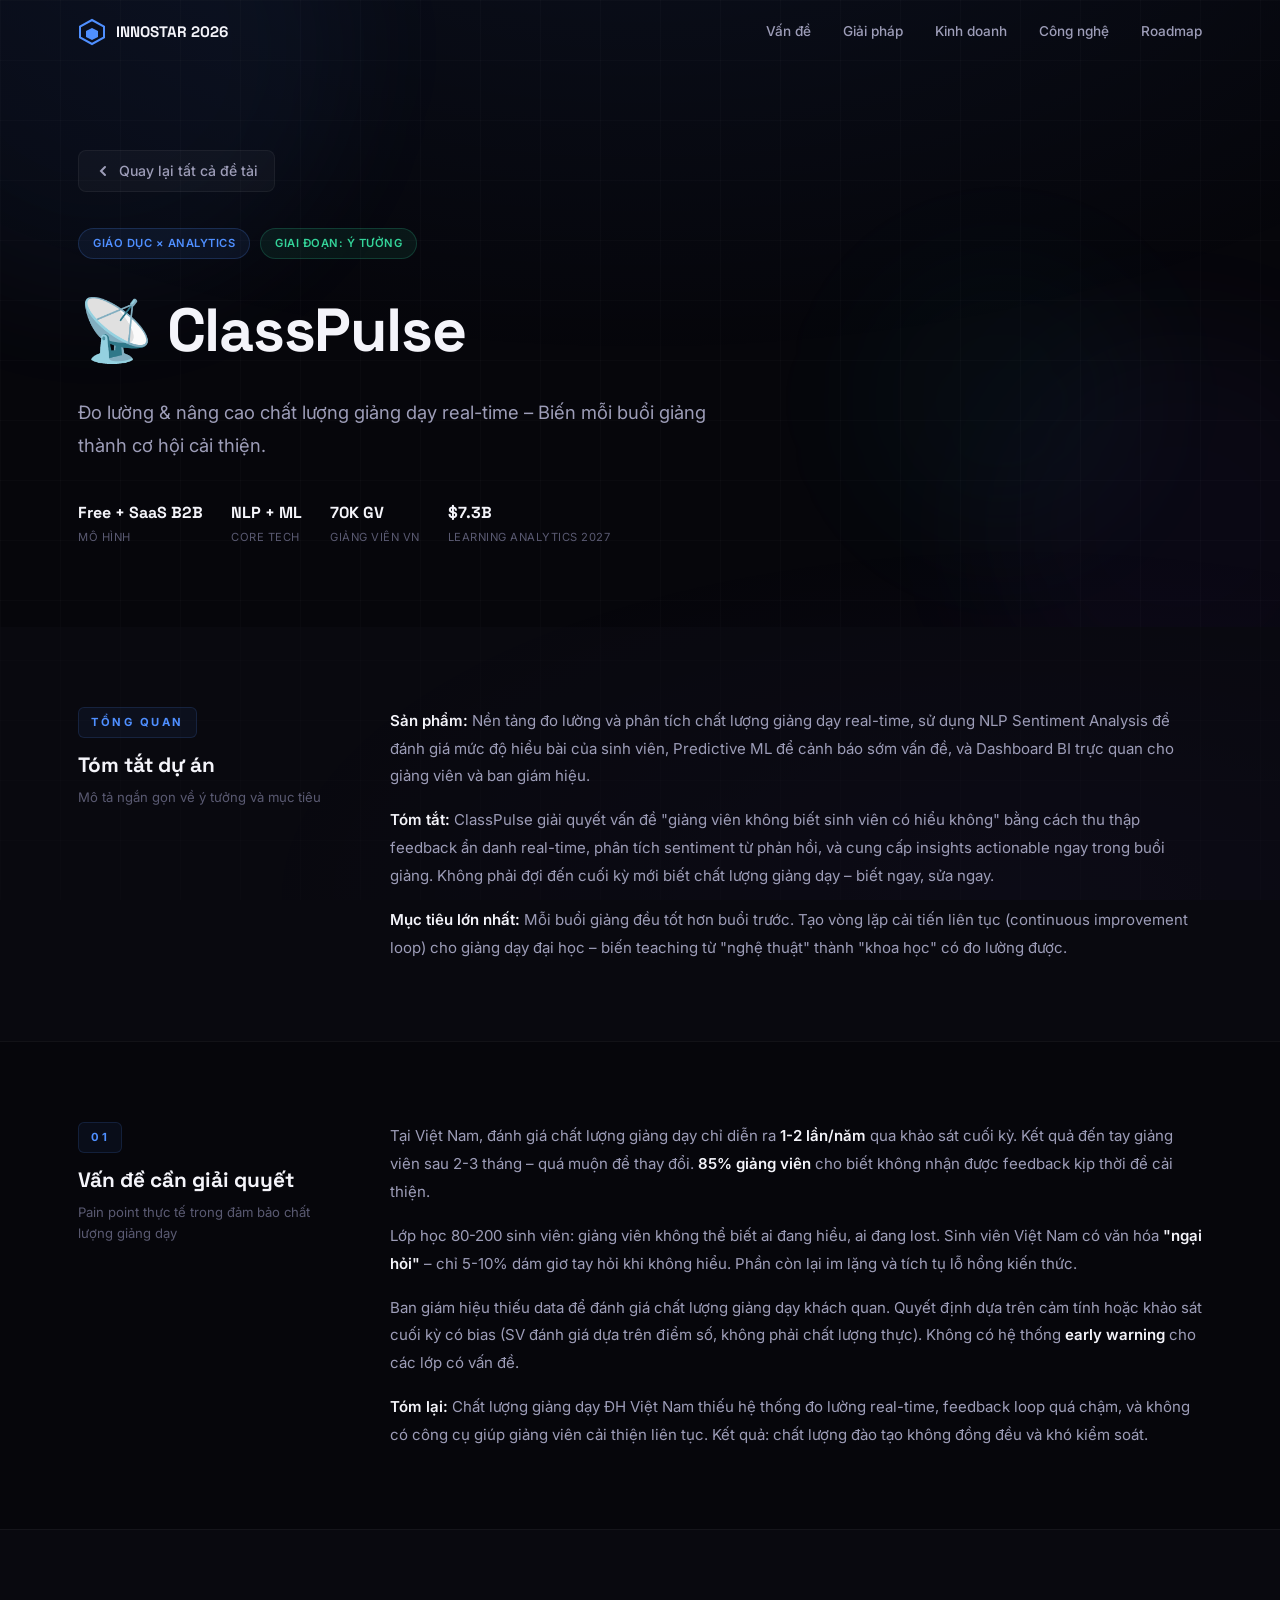
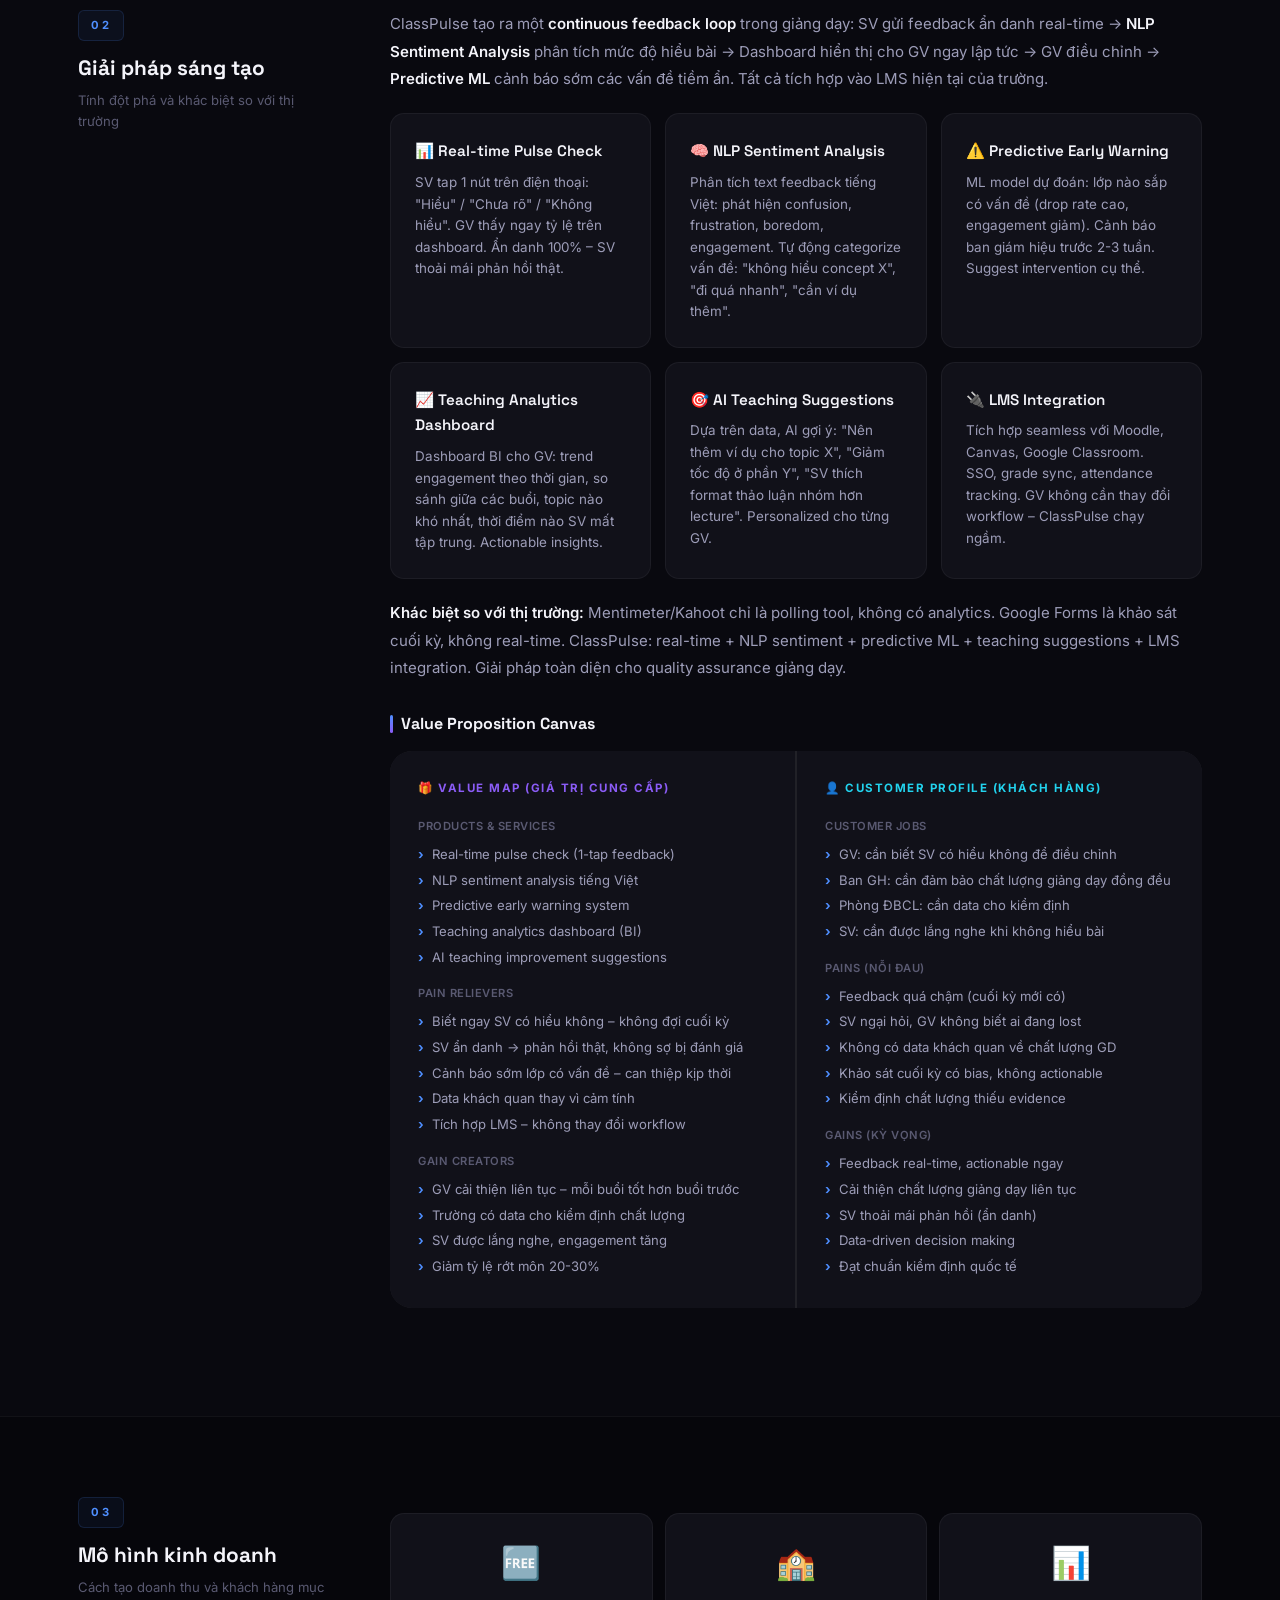
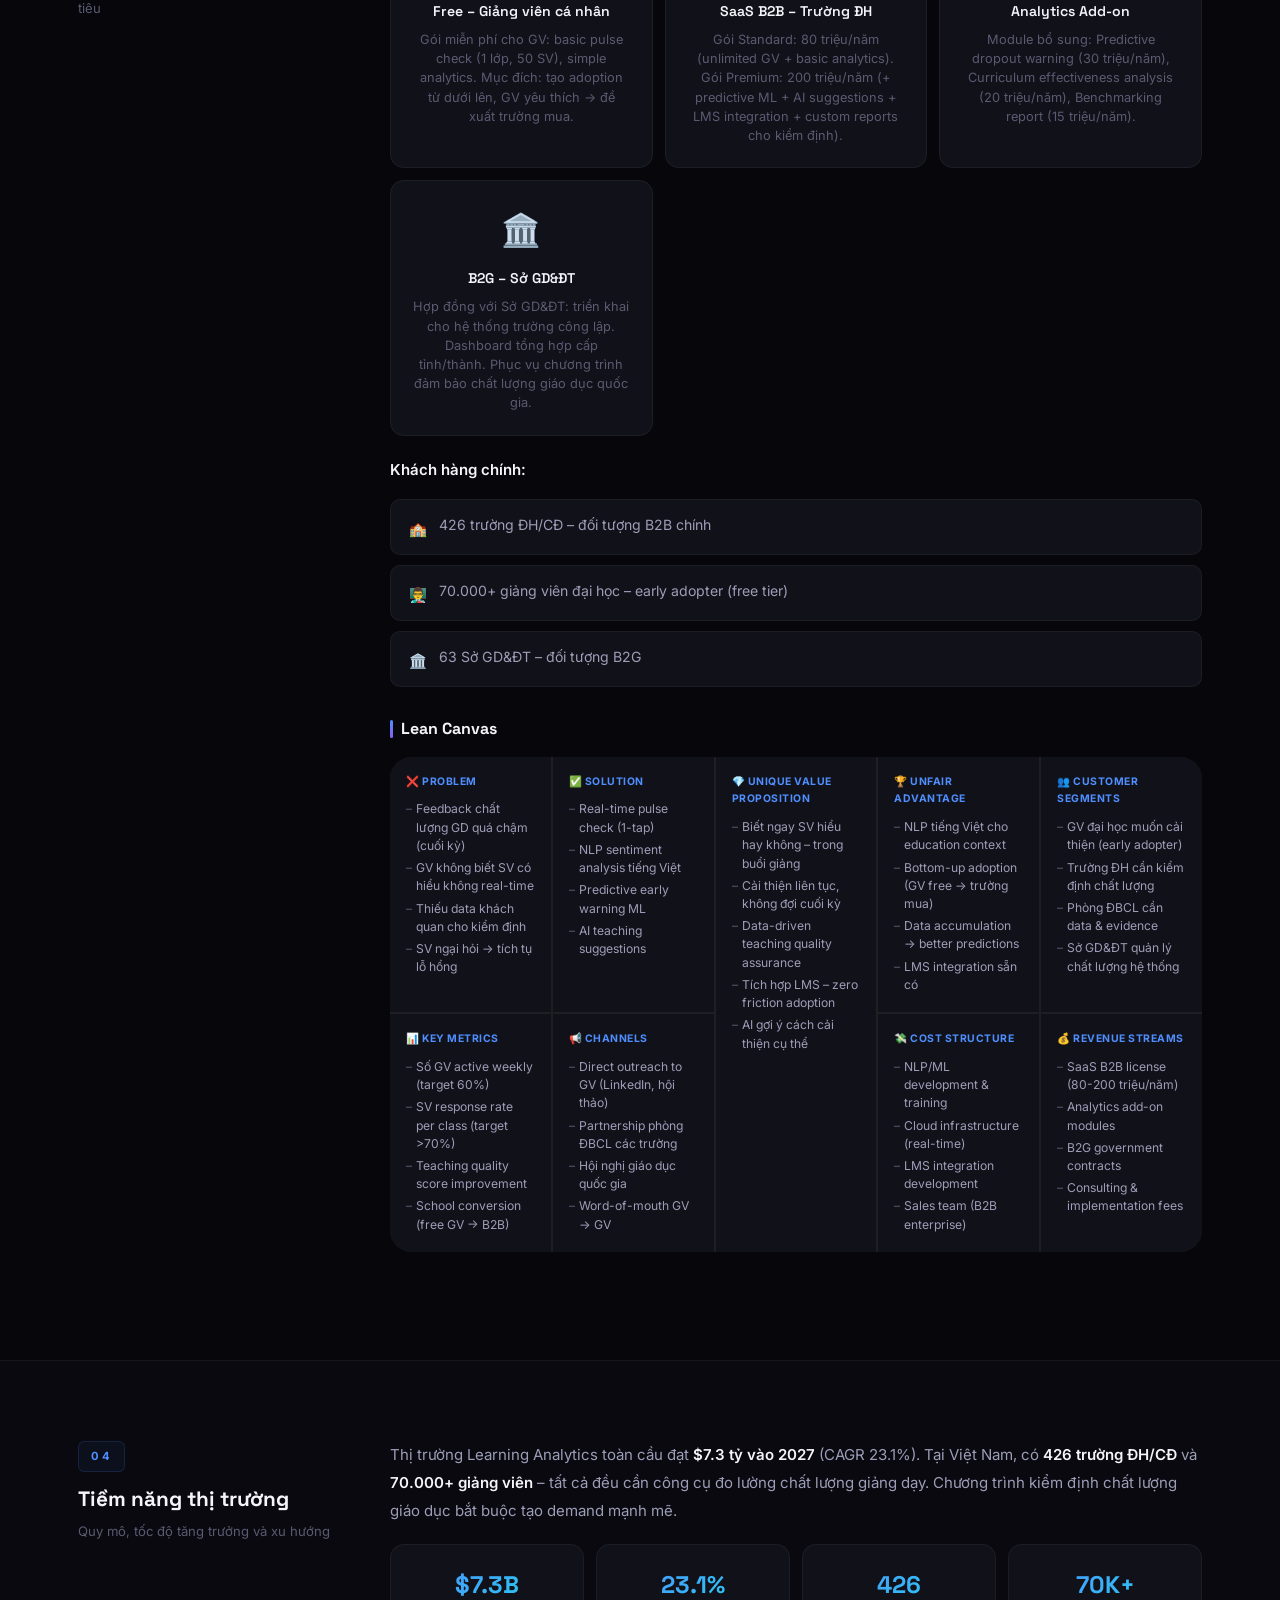
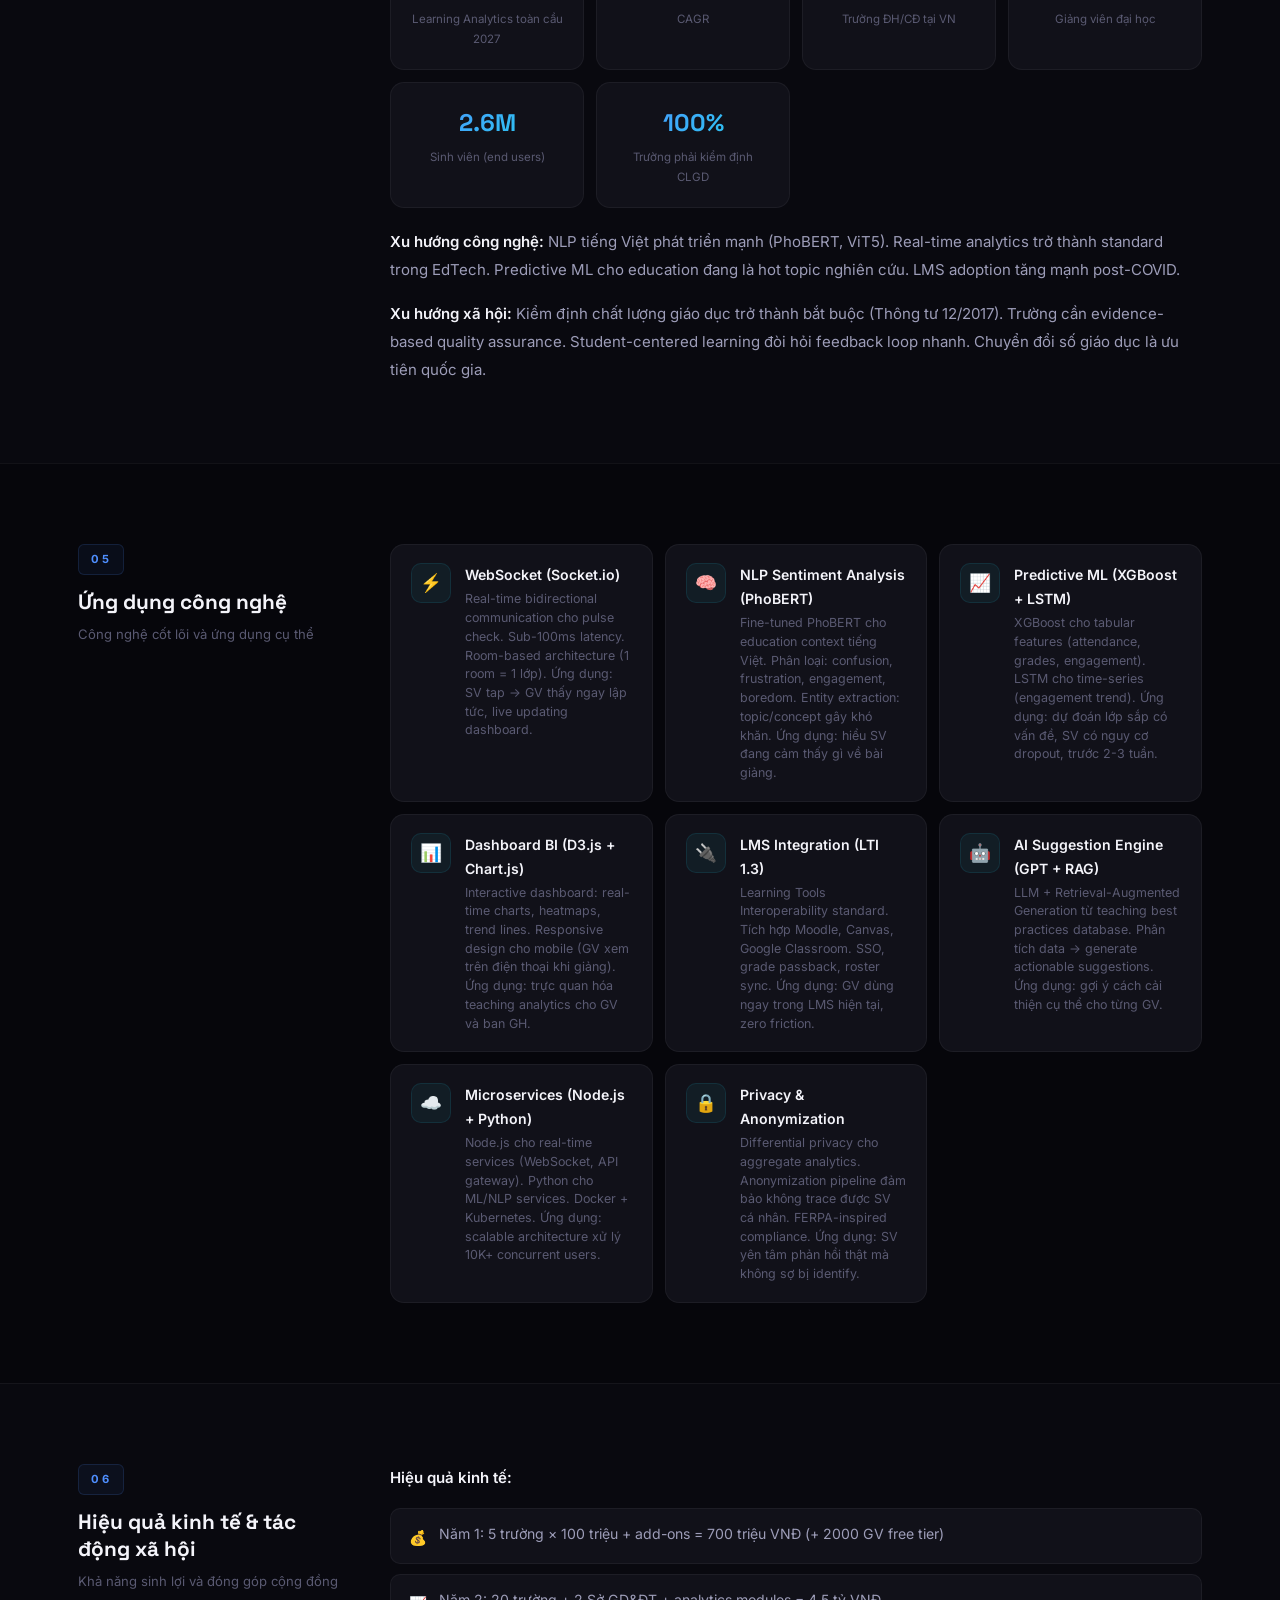
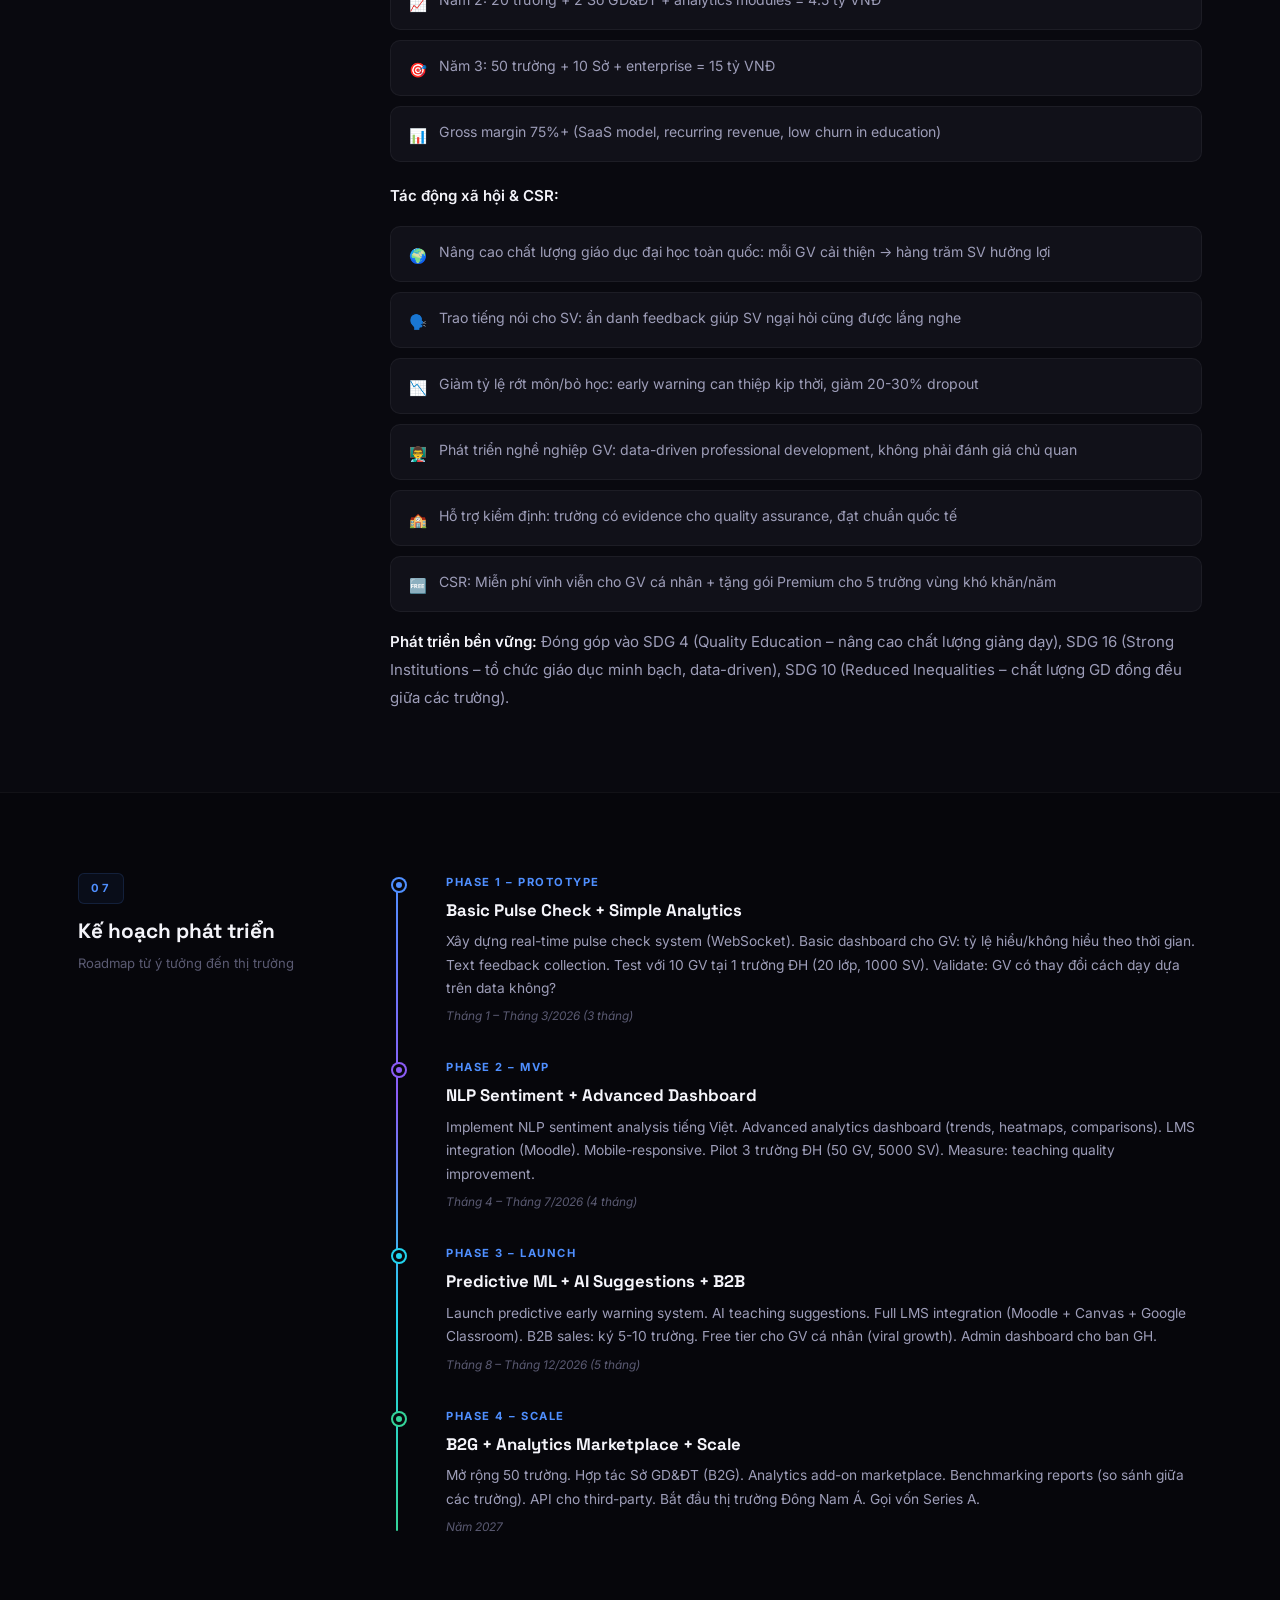
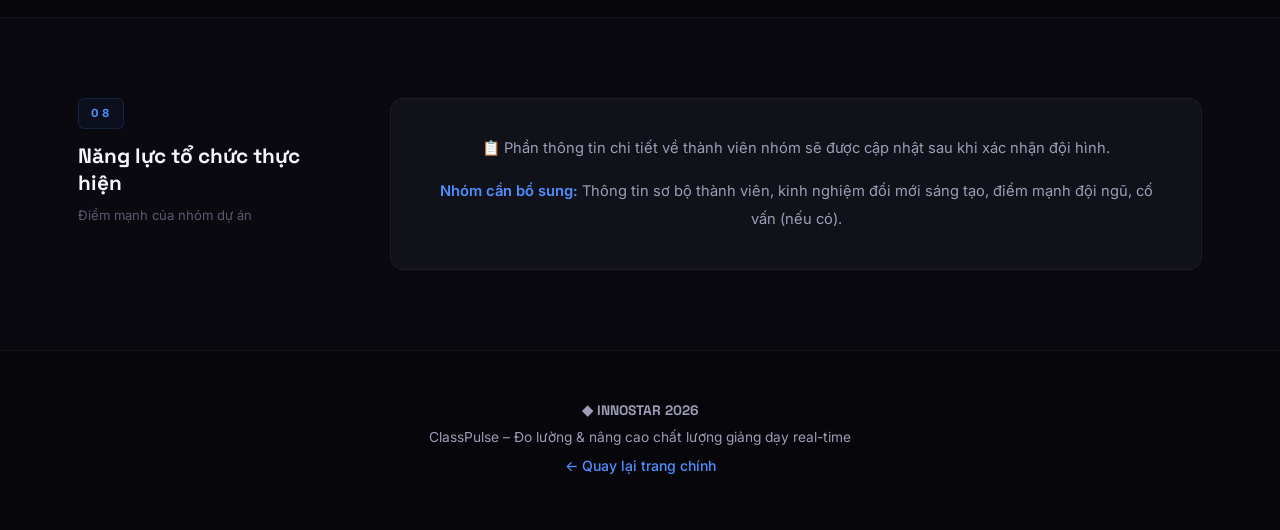
<file: projects/classpulse.html>
<!doctype html>
<html lang="vi">
  <head>
    <meta charset="UTF-8" />
    <meta name="viewport" content="width=device-width, initial-scale=1.0" />
    <title>ClassPulse – INNOSTAR 2026</title>
    <link rel="preconnect" href="https://fonts.googleapis.com" />
    <link rel="preconnect" href="https://fonts.gstatic.com" crossorigin />
    <link
      href="https://fonts.googleapis.com/css2?family=Space+Grotesk:wght@300;400;500;600;700&family=Inter:wght@300;400;500;600;700;800&display=swap"
      rel="stylesheet"
    />
    <link rel="stylesheet" href="../css/main.css" />
    <link rel="stylesheet" href="../css/project.css" />
  </head>
  <body>
    <div class="bg-grid"></div>
    <div class="bg-gradient"></div>
    <div class="cursor-glow" id="cursorGlow"></div>

    <nav class="nav scrolled" id="nav">
      <div class="nav-inner container">
        <a href="../index.html" class="nav-brand">
          <svg
            class="brand-logo"
            width="28"
            height="28"
            viewBox="0 0 28 28"
            fill="none"
          >
            <path
              d="M14 2L2 8.5V19.5L14 26L26 19.5V8.5L14 2Z"
              stroke="url(#g1)"
              stroke-width="2"
            />
            <path d="M14 10L8 13V19L14 22L20 19V13L14 10Z" fill="url(#g1)" />
            <defs>
              <linearGradient id="g1" x1="2" y1="2" x2="26" y2="26">
                <stop stop-color="#4f8fff" />
                <stop offset="1" stop-color="#8b5cf6" />
              </linearGradient>
            </defs>
          </svg>
          <span>INNOSTAR 2026</span>
        </a>
        <div class="nav-links">
          <a href="#problem">Vấn đề</a>
          <a href="#solution">Giải pháp</a>
          <a href="#business">Kinh doanh</a>
          <a href="#tech">Công nghệ</a>
          <a href="#roadmap">Roadmap</a>
        </div>
      </div>
    </nav>

    <!-- Hero -->
    <section class="project-hero">
      <div class="hero-floating">
        <div class="float-shape shape-1"></div>
        <div class="float-shape shape-2"></div>
        <div class="float-shape shape-3"></div>
      </div>
      <div class="container project-hero-content">
        <a href="../index.html" class="back-link" data-animate="fade-up">
          <svg width="16" height="16" viewBox="0 0 16 16" fill="none">
            <path
              d="M10 12L6 8l4-4"
              stroke="currentColor"
              stroke-width="2"
              stroke-linecap="round"
            />
          </svg>
          Quay lại tất cả đề tài
        </a>
        <div class="badge-row" data-animate="fade-up" data-delay="50">
          <span class="p-badge p-badge-blue">Giáo dục × Analytics</span>
          <span class="p-badge p-badge-green">Giai đoạn: Ý tưởng</span>
        </div>
        <h1 data-animate="fade-up" data-delay="100">📡 ClassPulse</h1>
        <p class="project-tagline" data-animate="fade-up" data-delay="150">
          Đo lường & nâng cao chất lượng giảng dạy real-time – Biến mỗi buổi
          giảng thành cơ hội cải thiện.
        </p>
        <div class="quick-stats" data-animate="fade-up" data-delay="200">
          <div class="qs-item">
            <span class="qs-val">Free + SaaS B2B</span
            ><span class="qs-lbl">Mô hình</span>
          </div>
          <div class="qs-item">
            <span class="qs-val">NLP + ML</span
            ><span class="qs-lbl">Core Tech</span>
          </div>
          <div class="qs-item">
            <span class="qs-val">70K GV</span
            ><span class="qs-lbl">Giảng viên VN</span>
          </div>
          <div class="qs-item">
            <span class="qs-val">$7.3B</span
            ><span class="qs-lbl">Learning Analytics 2027</span>
          </div>
        </div>
      </div>
    </section>
  </body>
</html>

<!-- Tóm tắt -->
<section class="p-section">
  <div class="container">
    <div class="p-grid">
      <div class="p-sidebar">
        <span class="section-tag">Tổng quan</span>
        <h3>Tóm tắt dự án</h3>
        <p>Mô tả ngắn gọn về ý tưởng và mục tiêu</p>
      </div>
      <div class="p-content">
        <p>
          <strong>Sản phẩm:</strong> Nền tảng đo lường và phân tích chất lượng
          giảng dạy real-time, sử dụng NLP Sentiment Analysis để đánh giá mức độ
          hiểu bài của sinh viên, Predictive ML để cảnh báo sớm vấn đề, và
          Dashboard BI trực quan cho giảng viên và ban giám hiệu.
        </p>
        <p>
          <strong>Tóm tắt:</strong> ClassPulse giải quyết vấn đề "giảng viên
          không biết sinh viên có hiểu không" bằng cách thu thập feedback ẩn
          danh real-time, phân tích sentiment từ phản hồi, và cung cấp insights
          actionable ngay trong buổi giảng. Không phải đợi đến cuối kỳ mới biết
          chất lượng giảng dạy – biết ngay, sửa ngay.
        </p>
        <p>
          <strong>Mục tiêu lớn nhất:</strong> Mỗi buổi giảng đều tốt hơn buổi
          trước. Tạo vòng lặp cải tiến liên tục (continuous improvement loop)
          cho giảng dạy đại học – biến teaching từ "nghệ thuật" thành "khoa học"
          có đo lường được.
        </p>
      </div>
    </div>
  </div>
</section>

<!-- Vấn đề -->
<section id="problem" class="p-section">
  <div class="container">
    <div class="p-grid">
      <div class="p-sidebar">
        <span class="section-tag">01</span>
        <h3>Vấn đề cần giải quyết</h3>
        <p>Pain point thực tế trong đảm bảo chất lượng giảng dạy</p>
      </div>
      <div class="p-content">
        <p>
          Tại Việt Nam, đánh giá chất lượng giảng dạy chỉ diễn ra
          <strong>1-2 lần/năm</strong> qua khảo sát cuối kỳ. Kết quả đến tay
          giảng viên sau 2-3 tháng – quá muộn để thay đổi.
          <strong>85% giảng viên</strong> cho biết không nhận được feedback kịp
          thời để cải thiện.
        </p>
        <p>
          Lớp học 80-200 sinh viên: giảng viên không thể biết ai đang hiểu, ai
          đang lost. Sinh viên Việt Nam có văn hóa <strong>"ngại hỏi"</strong> –
          chỉ 5-10% dám giơ tay hỏi khi không hiểu. Phần còn lại im lặng và tích
          tụ lỗ hổng kiến thức.
        </p>
        <p>
          Ban giám hiệu thiếu data để đánh giá chất lượng giảng dạy khách quan.
          Quyết định dựa trên cảm tính hoặc khảo sát cuối kỳ có bias (SV đánh
          giá dựa trên điểm số, không phải chất lượng thực). Không có hệ thống
          <strong>early warning</strong> cho các lớp có vấn đề.
        </p>
        <p>
          <strong>Tóm lại:</strong> Chất lượng giảng dạy ĐH Việt Nam thiếu hệ
          thống đo lường real-time, feedback loop quá chậm, và không có công cụ
          giúp giảng viên cải thiện liên tục. Kết quả: chất lượng đào tạo không
          đồng đều và khó kiểm soát.
        </p>
      </div>
    </div>
  </div>
</section>

<!-- Giải pháp + Value Proposition Canvas -->
<section id="solution" class="p-section">
  <div class="container">
    <div class="p-grid">
      <div class="p-sidebar">
        <span class="section-tag">02</span>
        <h3>Giải pháp sáng tạo</h3>
        <p>Tính đột phá và khác biệt so với thị trường</p>
      </div>
      <div class="p-content">
        <p>
          ClassPulse tạo ra một <strong>continuous feedback loop</strong> trong
          giảng dạy: SV gửi feedback ẩn danh real-time →
          <strong>NLP Sentiment Analysis</strong> phân tích mức độ hiểu bài →
          Dashboard hiển thị cho GV ngay lập tức → GV điều chỉnh →
          <strong>Predictive ML</strong> cảnh báo sớm các vấn đề tiềm ẩn. Tất cả
          tích hợp vào LMS hiện tại của trường.
        </p>

        <div class="feat-grid">
          <div class="feat-card">
            <h4>📊 Real-time Pulse Check</h4>
            <p>
              SV tap 1 nút trên điện thoại: "Hiểu" / "Chưa rõ" / "Không hiểu".
              GV thấy ngay tỷ lệ trên dashboard. Ẩn danh 100% – SV thoải mái
              phản hồi thật.
            </p>
          </div>
          <div class="feat-card">
            <h4>🧠 NLP Sentiment Analysis</h4>
            <p>
              Phân tích text feedback tiếng Việt: phát hiện confusion,
              frustration, boredom, engagement. Tự động categorize vấn đề:
              "không hiểu concept X", "đi quá nhanh", "cần ví dụ thêm".
            </p>
          </div>
          <div class="feat-card">
            <h4>⚠️ Predictive Early Warning</h4>
            <p>
              ML model dự đoán: lớp nào sắp có vấn đề (drop rate cao, engagement
              giảm). Cảnh báo ban giám hiệu trước 2-3 tuần. Suggest intervention
              cụ thể.
            </p>
          </div>
          <div class="feat-card">
            <h4>📈 Teaching Analytics Dashboard</h4>
            <p>
              Dashboard BI cho GV: trend engagement theo thời gian, so sánh giữa
              các buổi, topic nào khó nhất, thời điểm nào SV mất tập trung.
              Actionable insights.
            </p>
          </div>
          <div class="feat-card">
            <h4>🎯 AI Teaching Suggestions</h4>
            <p>
              Dựa trên data, AI gợi ý: "Nên thêm ví dụ cho topic X", "Giảm tốc
              độ ở phần Y", "SV thích format thảo luận nhóm hơn lecture".
              Personalized cho từng GV.
            </p>
          </div>
          <div class="feat-card">
            <h4>🔌 LMS Integration</h4>
            <p>
              Tích hợp seamless với Moodle, Canvas, Google Classroom. SSO, grade
              sync, attendance tracking. GV không cần thay đổi workflow –
              ClassPulse chạy ngầm.
            </p>
          </div>
        </div>

        <p style="margin-top: 20px">
          <strong>Khác biệt so với thị trường:</strong> Mentimeter/Kahoot chỉ là
          polling tool, không có analytics. Google Forms là khảo sát cuối kỳ,
          không real-time. ClassPulse: real-time + NLP sentiment + predictive ML
          + teaching suggestions + LMS integration. Giải pháp toàn diện cho
          quality assurance giảng dạy.
        </p>

        <!-- Value Proposition Canvas -->
        <div class="canvas-section">
          <div class="canvas-title">Value Proposition Canvas</div>
          <div class="vpc">
            <div class="vpc-side">
              <div class="vpc-side-label">🎁 Value Map (Giá trị cung cấp)</div>
              <div class="vpc-block">
                <div class="vpc-block-title">Products & Services</div>
                <ul>
                  <li>Real-time pulse check (1-tap feedback)</li>
                  <li>NLP sentiment analysis tiếng Việt</li>
                  <li>Predictive early warning system</li>
                  <li>Teaching analytics dashboard (BI)</li>
                  <li>AI teaching improvement suggestions</li>
                </ul>
              </div>
              <div class="vpc-block">
                <div class="vpc-block-title">Pain Relievers</div>
                <ul>
                  <li>Biết ngay SV có hiểu không – không đợi cuối kỳ</li>
                  <li>SV ẩn danh → phản hồi thật, không sợ bị đánh giá</li>
                  <li>Cảnh báo sớm lớp có vấn đề – can thiệp kịp thời</li>
                  <li>Data khách quan thay vì cảm tính</li>
                  <li>Tích hợp LMS – không thay đổi workflow</li>
                </ul>
              </div>
              <div class="vpc-block">
                <div class="vpc-block-title">Gain Creators</div>
                <ul>
                  <li>GV cải thiện liên tục – mỗi buổi tốt hơn buổi trước</li>
                  <li>Trường có data cho kiểm định chất lượng</li>
                  <li>SV được lắng nghe, engagement tăng</li>
                  <li>Giảm tỷ lệ rớt môn 20-30%</li>
                </ul>
              </div>
            </div>
            <div class="vpc-side">
              <div class="vpc-side-label">👤 Customer Profile (Khách hàng)</div>
              <div class="vpc-block">
                <div class="vpc-block-title">Customer Jobs</div>
                <ul>
                  <li>GV: cần biết SV có hiểu không để điều chỉnh</li>
                  <li>Ban GH: cần đảm bảo chất lượng giảng dạy đồng đều</li>
                  <li>Phòng ĐBCL: cần data cho kiểm định</li>
                  <li>SV: cần được lắng nghe khi không hiểu bài</li>
                </ul>
              </div>
              <div class="vpc-block">
                <div class="vpc-block-title">Pains (Nỗi đau)</div>
                <ul>
                  <li>Feedback quá chậm (cuối kỳ mới có)</li>
                  <li>SV ngại hỏi, GV không biết ai đang lost</li>
                  <li>Không có data khách quan về chất lượng GD</li>
                  <li>Khảo sát cuối kỳ có bias, không actionable</li>
                  <li>Kiểm định chất lượng thiếu evidence</li>
                </ul>
              </div>
              <div class="vpc-block">
                <div class="vpc-block-title">Gains (Kỳ vọng)</div>
                <ul>
                  <li>Feedback real-time, actionable ngay</li>
                  <li>Cải thiện chất lượng giảng dạy liên tục</li>
                  <li>SV thoải mái phản hồi (ẩn danh)</li>
                  <li>Data-driven decision making</li>
                  <li>Đạt chuẩn kiểm định quốc tế</li>
                </ul>
              </div>
            </div>
          </div>
        </div>
      </div>
    </div>
  </div>
</section>

<!-- Mô hình kinh doanh + Lean Canvas -->
<section id="business" class="p-section">
  <div class="container">
    <div class="p-grid">
      <div class="p-sidebar">
        <span class="section-tag">03</span>
        <h3>Mô hình kinh doanh</h3>
        <p>Cách tạo doanh thu và khách hàng mục tiêu</p>
      </div>
      <div class="p-content">
        <div class="biz-grid">
          <div class="biz-card">
            <div class="biz-icon">🆓</div>
            <div class="biz-title">Free – Giảng viên cá nhân</div>
            <div class="biz-desc">
              Gói miễn phí cho GV: basic pulse check (1 lớp, 50 SV), simple
              analytics. Mục đích: tạo adoption từ dưới lên, GV yêu thích → đề
              xuất trường mua.
            </div>
          </div>
          <div class="biz-card">
            <div class="biz-icon">🏫</div>
            <div class="biz-title">SaaS B2B – Trường ĐH</div>
            <div class="biz-desc">
              Gói Standard: 80 triệu/năm (unlimited GV + basic analytics). Gói
              Premium: 200 triệu/năm (+ predictive ML + AI suggestions + LMS
              integration + custom reports cho kiểm định).
            </div>
          </div>
          <div class="biz-card">
            <div class="biz-icon">📊</div>
            <div class="biz-title">Analytics Add-on</div>
            <div class="biz-desc">
              Module bổ sung: Predictive dropout warning (30 triệu/năm),
              Curriculum effectiveness analysis (20 triệu/năm), Benchmarking
              report (15 triệu/năm).
            </div>
          </div>
          <div class="biz-card">
            <div class="biz-icon">🏛️</div>
            <div class="biz-title">B2G – Sở GD&ĐT</div>
            <div class="biz-desc">
              Hợp đồng với Sở GD&ĐT: triển khai cho hệ thống trường công lập.
              Dashboard tổng hợp cấp tỉnh/thành. Phục vụ chương trình đảm bảo
              chất lượng giáo dục quốc gia.
            </div>
          </div>
        </div>

        <p style="margin-top: 20px"><strong>Khách hàng chính:</strong></p>
        <ul class="impact-list">
          <li>
            <span class="il-icon">🏫</span> 426 trường ĐH/CĐ – đối tượng B2B
            chính
          </li>
          <li>
            <span class="il-icon">👨‍🏫</span> 70.000+ giảng viên đại học – early
            adopter (free tier)
          </li>
          <li><span class="il-icon">🏛️</span> 63 Sở GD&ĐT – đối tượng B2G</li>
        </ul>

        <!-- Lean Canvas -->
        <div class="canvas-section">
          <div class="canvas-title">Lean Canvas</div>
          <div class="lean-canvas">
            <div class="lc-cell lc-problem">
              <div class="lc-label">❌ Problem</div>
              <ul>
                <li>Feedback chất lượng GD quá chậm (cuối kỳ)</li>
                <li>GV không biết SV có hiểu không real-time</li>
                <li>Thiếu data khách quan cho kiểm định</li>
                <li>SV ngại hỏi → tích tụ lỗ hổng</li>
              </ul>
            </div>
            <div class="lc-cell lc-solution">
              <div class="lc-label">✅ Solution</div>
              <ul>
                <li>Real-time pulse check (1-tap)</li>
                <li>NLP sentiment analysis tiếng Việt</li>
                <li>Predictive early warning ML</li>
                <li>AI teaching suggestions</li>
              </ul>
            </div>
            <div class="lc-cell lc-uvp">
              <div class="lc-label">💎 Unique Value Proposition</div>
              <ul>
                <li>Biết ngay SV hiểu hay không – trong buổi giảng</li>
                <li>Cải thiện liên tục, không đợi cuối kỳ</li>
                <li>Data-driven teaching quality assurance</li>
                <li>Tích hợp LMS – zero friction adoption</li>
                <li>AI gợi ý cách cải thiện cụ thể</li>
              </ul>
            </div>
            <div class="lc-cell lc-advantage">
              <div class="lc-label">🏆 Unfair Advantage</div>
              <ul>
                <li>NLP tiếng Việt cho education context</li>
                <li>Bottom-up adoption (GV free → trường mua)</li>
                <li>Data accumulation → better predictions</li>
                <li>LMS integration sẵn có</li>
              </ul>
            </div>
            <div class="lc-cell lc-segments">
              <div class="lc-label">👥 Customer Segments</div>
              <ul>
                <li>GV đại học muốn cải thiện (early adopter)</li>
                <li>Trường ĐH cần kiểm định chất lượng</li>
                <li>Phòng ĐBCL cần data & evidence</li>
                <li>Sở GD&ĐT quản lý chất lượng hệ thống</li>
              </ul>
            </div>
            <div class="lc-cell lc-metrics">
              <div class="lc-label">📊 Key Metrics</div>
              <ul>
                <li>Số GV active weekly (target 60%)</li>
                <li>SV response rate per class (target >70%)</li>
                <li>Teaching quality score improvement</li>
                <li>School conversion (free GV → B2B)</li>
              </ul>
            </div>
            <div class="lc-cell lc-channels">
              <div class="lc-label">📢 Channels</div>
              <ul>
                <li>Direct outreach to GV (LinkedIn, hội thảo)</li>
                <li>Partnership phòng ĐBCL các trường</li>
                <li>Hội nghị giáo dục quốc gia</li>
                <li>Word-of-mouth GV → GV</li>
              </ul>
            </div>
            <div class="lc-cell lc-cost">
              <div class="lc-label">💸 Cost Structure</div>
              <ul>
                <li>NLP/ML development & training</li>
                <li>Cloud infrastructure (real-time)</li>
                <li>LMS integration development</li>
                <li>Sales team (B2B enterprise)</li>
              </ul>
            </div>
            <div class="lc-cell lc-revenue">
              <div class="lc-label">💰 Revenue Streams</div>
              <ul>
                <li>SaaS B2B license (80-200 triệu/năm)</li>
                <li>Analytics add-on modules</li>
                <li>B2G government contracts</li>
                <li>Consulting & implementation fees</li>
              </ul>
            </div>
          </div>
        </div>
      </div>
    </div>
  </div>
</section>

<!-- Tiềm năng thị trường -->
<section class="p-section">
  <div class="container">
    <div class="p-grid">
      <div class="p-sidebar">
        <span class="section-tag">04</span>
        <h3>Tiềm năng thị trường</h3>
        <p>Quy mô, tốc độ tăng trưởng và xu hướng</p>
      </div>
      <div class="p-content">
        <p>
          Thị trường Learning Analytics toàn cầu đạt
          <strong>$7.3 tỷ vào 2027</strong> (CAGR 23.1%). Tại Việt Nam, có
          <strong>426 trường ĐH/CĐ</strong> và
          <strong>70.000+ giảng viên</strong> – tất cả đều cần công cụ đo lường
          chất lượng giảng dạy. Chương trình kiểm định chất lượng giáo dục bắt
          buộc tạo demand mạnh mẽ.
        </p>
        <div class="market-grid">
          <div class="market-card">
            <div class="market-val">$7.3B</div>
            <div class="market-lbl">Learning Analytics toàn cầu 2027</div>
          </div>
          <div class="market-card">
            <div class="market-val">23.1%</div>
            <div class="market-lbl">CAGR</div>
          </div>
          <div class="market-card">
            <div class="market-val">426</div>
            <div class="market-lbl">Trường ĐH/CĐ tại VN</div>
          </div>
          <div class="market-card">
            <div class="market-val">70K+</div>
            <div class="market-lbl">Giảng viên đại học</div>
          </div>
          <div class="market-card">
            <div class="market-val">2.6M</div>
            <div class="market-lbl">Sinh viên (end users)</div>
          </div>
          <div class="market-card">
            <div class="market-val">100%</div>
            <div class="market-lbl">Trường phải kiểm định CLGD</div>
          </div>
        </div>
        <p style="margin-top: 16px">
          <strong>Xu hướng công nghệ:</strong> NLP tiếng Việt phát triển mạnh
          (PhoBERT, ViT5). Real-time analytics trở thành standard trong EdTech.
          Predictive ML cho education đang là hot topic nghiên cứu. LMS adoption
          tăng mạnh post-COVID.
        </p>
        <p>
          <strong>Xu hướng xã hội:</strong> Kiểm định chất lượng giáo dục trở
          thành bắt buộc (Thông tư 12/2017). Trường cần evidence-based quality
          assurance. Student-centered learning đòi hỏi feedback loop nhanh.
          Chuyển đổi số giáo dục là ưu tiên quốc gia.
        </p>
      </div>
    </div>
  </div>
</section>

<!-- Công nghệ -->
<section id="tech" class="p-section">
  <div class="container">
    <div class="p-grid">
      <div class="p-sidebar">
        <span class="section-tag">05</span>
        <h3>Ứng dụng công nghệ</h3>
        <p>Công nghệ cốt lõi và ứng dụng cụ thể</p>
      </div>
      <div class="p-content">
        <div class="tech-grid">
          <div class="tech-item">
            <div class="tech-icon">⚡</div>
            <div>
              <div class="tech-name">WebSocket (Socket.io)</div>
              <div class="tech-desc">
                Real-time bidirectional communication cho pulse check. Sub-100ms
                latency. Room-based architecture (1 room = 1 lớp). Ứng dụng: SV
                tap → GV thấy ngay lập tức, live updating dashboard.
              </div>
            </div>
          </div>
          <div class="tech-item">
            <div class="tech-icon">🧠</div>
            <div>
              <div class="tech-name">NLP Sentiment Analysis (PhoBERT)</div>
              <div class="tech-desc">
                Fine-tuned PhoBERT cho education context tiếng Việt. Phân loại:
                confusion, frustration, engagement, boredom. Entity extraction:
                topic/concept gây khó khăn. Ứng dụng: hiểu SV đang cảm thấy gì
                về bài giảng.
              </div>
            </div>
          </div>
          <div class="tech-item">
            <div class="tech-icon">📈</div>
            <div>
              <div class="tech-name">Predictive ML (XGBoost + LSTM)</div>
              <div class="tech-desc">
                XGBoost cho tabular features (attendance, grades, engagement).
                LSTM cho time-series (engagement trend). Ứng dụng: dự đoán lớp
                sắp có vấn đề, SV có nguy cơ dropout, trước 2-3 tuần.
              </div>
            </div>
          </div>
          <div class="tech-item">
            <div class="tech-icon">📊</div>
            <div>
              <div class="tech-name">Dashboard BI (D3.js + Chart.js)</div>
              <div class="tech-desc">
                Interactive dashboard: real-time charts, heatmaps, trend lines.
                Responsive design cho mobile (GV xem trên điện thoại khi giảng).
                Ứng dụng: trực quan hóa teaching analytics cho GV và ban GH.
              </div>
            </div>
          </div>
          <div class="tech-item">
            <div class="tech-icon">🔌</div>
            <div>
              <div class="tech-name">LMS Integration (LTI 1.3)</div>
              <div class="tech-desc">
                Learning Tools Interoperability standard. Tích hợp Moodle,
                Canvas, Google Classroom. SSO, grade passback, roster sync. Ứng
                dụng: GV dùng ngay trong LMS hiện tại, zero friction.
              </div>
            </div>
          </div>
          <div class="tech-item">
            <div class="tech-icon">🤖</div>
            <div>
              <div class="tech-name">AI Suggestion Engine (GPT + RAG)</div>
              <div class="tech-desc">
                LLM + Retrieval-Augmented Generation từ teaching best practices
                database. Phân tích data → generate actionable suggestions. Ứng
                dụng: gợi ý cách cải thiện cụ thể cho từng GV.
              </div>
            </div>
          </div>
          <div class="tech-item">
            <div class="tech-icon">☁️</div>
            <div>
              <div class="tech-name">Microservices (Node.js + Python)</div>
              <div class="tech-desc">
                Node.js cho real-time services (WebSocket, API gateway). Python
                cho ML/NLP services. Docker + Kubernetes. Ứng dụng: scalable
                architecture xử lý 10K+ concurrent users.
              </div>
            </div>
          </div>
          <div class="tech-item">
            <div class="tech-icon">🔒</div>
            <div>
              <div class="tech-name">Privacy & Anonymization</div>
              <div class="tech-desc">
                Differential privacy cho aggregate analytics. Anonymization
                pipeline đảm bảo không trace được SV cá nhân. FERPA-inspired
                compliance. Ứng dụng: SV yên tâm phản hồi thật mà không sợ bị
                identify.
              </div>
            </div>
          </div>
        </div>
      </div>
    </div>
  </div>
</section>

    <!-- Hiệu quả kinh tế & tác động xã hội -->
    <section class="p-section">
      <div class="container">
        <div class="p-grid">
          <div class="p-sidebar"><span class="section-tag">06</span><h3>Hiệu quả kinh tế & tác động xã hội</h3><p>Khả năng sinh lợi và đóng góp cộng đồng</p></div>
          <div class="p-content">
            <p><strong>Hiệu quả kinh tế:</strong></p>
            <ul class="impact-list">
              <li><span class="il-icon">💰</span> Năm 1: 5 trường × 100 triệu + add-ons = 700 triệu VNĐ (+ 2000 GV free tier)</li>
              <li><span class="il-icon">📈</span> Năm 2: 20 trường + 2 Sở GD&ĐT + analytics modules = 4.5 tỷ VNĐ</li>
              <li><span class="il-icon">🎯</span> Năm 3: 50 trường + 10 Sở + enterprise = 15 tỷ VNĐ</li>
              <li><span class="il-icon">📊</span> Gross margin 75%+ (SaaS model, recurring revenue, low churn in education)</li>
            </ul>
            <p style="margin-top:20px"><strong>Tác động xã hội & CSR:</strong></p>
            <ul class="impact-list">
              <li><span class="il-icon">🌍</span> Nâng cao chất lượng giáo dục đại học toàn quốc: mỗi GV cải thiện → hàng trăm SV hưởng lợi</li>
              <li><span class="il-icon">🗣️</span> Trao tiếng nói cho SV: ẩn danh feedback giúp SV ngại hỏi cũng được lắng nghe</li>
              <li><span class="il-icon">📉</span> Giảm tỷ lệ rớt môn/bỏ học: early warning can thiệp kịp thời, giảm 20-30% dropout</li>
              <li><span class="il-icon">👨‍🏫</span> Phát triển nghề nghiệp GV: data-driven professional development, không phải đánh giá chủ quan</li>
              <li><span class="il-icon">🏫</span> Hỗ trợ kiểm định: trường có evidence cho quality assurance, đạt chuẩn quốc tế</li>
              <li><span class="il-icon">🆓</span> CSR: Miễn phí vĩnh viễn cho GV cá nhân + tặng gói Premium cho 5 trường vùng khó khăn/năm</li>
            </ul>
            <p style="margin-top:16px"><strong>Phát triển bền vững:</strong> Đóng góp vào SDG 4 (Quality Education – nâng cao chất lượng giảng dạy), SDG 16 (Strong Institutions – tổ chức giáo dục minh bạch, data-driven), SDG 10 (Reduced Inequalities – chất lượng GD đồng đều giữa các trường).</p>
          </div>
        </div>
      </div>
    </section>

    <!-- Roadmap -->
    <section id="roadmap" class="p-section">
      <div class="container">
        <div class="p-grid">
          <div class="p-sidebar"><span class="section-tag">07</span><h3>Kế hoạch phát triển</h3><p>Roadmap từ ý tưởng đến thị trường</p></div>
          <div class="p-content">
            <div class="roadmap">
              <div class="rm-item">
                <div class="rm-phase">Phase 1 – Prototype</div>
                <div class="rm-title">Basic Pulse Check + Simple Analytics</div>
                <div class="rm-desc">Xây dựng real-time pulse check system (WebSocket). Basic dashboard cho GV: tỷ lệ hiểu/không hiểu theo thời gian. Text feedback collection. Test với 10 GV tại 1 trường ĐH (20 lớp, 1000 SV). Validate: GV có thay đổi cách dạy dựa trên data không?</div>
                <div class="rm-time">Tháng 1 – Tháng 3/2026 (3 tháng)</div>
              </div>
              <div class="rm-item">
                <div class="rm-phase">Phase 2 – MVP</div>
                <div class="rm-title">NLP Sentiment + Advanced Dashboard</div>
                <div class="rm-desc">Implement NLP sentiment analysis tiếng Việt. Advanced analytics dashboard (trends, heatmaps, comparisons). LMS integration (Moodle). Mobile-responsive. Pilot 3 trường ĐH (50 GV, 5000 SV). Measure: teaching quality improvement.</div>
                <div class="rm-time">Tháng 4 – Tháng 7/2026 (4 tháng)</div>
              </div>
              <div class="rm-item">
                <div class="rm-phase">Phase 3 – Launch</div>
                <div class="rm-title">Predictive ML + AI Suggestions + B2B</div>
                <div class="rm-desc">Launch predictive early warning system. AI teaching suggestions. Full LMS integration (Moodle + Canvas + Google Classroom). B2B sales: ký 5-10 trường. Free tier cho GV cá nhân (viral growth). Admin dashboard cho ban GH.</div>
                <div class="rm-time">Tháng 8 – Tháng 12/2026 (5 tháng)</div>
              </div>
              <div class="rm-item">
                <div class="rm-phase">Phase 4 – Scale</div>
                <div class="rm-title">B2G + Analytics Marketplace + Scale</div>
                <div class="rm-desc">Mở rộng 50 trường. Hợp tác Sở GD&ĐT (B2G). Analytics add-on marketplace. Benchmarking reports (so sánh giữa các trường). API cho third-party. Bắt đầu thị trường Đông Nam Á. Gọi vốn Series A.</div>
                <div class="rm-time">Năm 2027</div>
              </div>
            </div>
          </div>
        </div>
      </div>
    </section>

    <!-- Năng lực nhóm -->
    <section class="p-section">
      <div class="container">
        <div class="p-grid">
          <div class="p-sidebar"><span class="section-tag">08</span><h3>Năng lực tổ chức thực hiện</h3><p>Điểm mạnh của nhóm dự án</p></div>
          <div class="p-content">
            <div class="team-placeholder">
              <p>📋 Phần thông tin chi tiết về thành viên nhóm sẽ được cập nhật sau khi xác nhận đội hình.</p>
              <p style="margin-top:12px"><span class="hl">Nhóm cần bổ sung:</span> Thông tin sơ bộ thành viên, kinh nghiệm đổi mới sáng tạo, điểm mạnh đội ngũ, cố vấn (nếu có).</p>
            </div>
          </div>
        </div>
      </div>
    </section>

    <!-- Footer -->
    <footer class="p-footer">
      <div class="container">
        <p class="p-footer-brand">◆ INNOSTAR 2026</p>
        <p>ClassPulse – Đo lường & nâng cao chất lượng giảng dạy real-time</p>
        <p><a href="../index.html" class="p-footer-back">← Quay lại trang chính</a></p>
      </div>
    </footer>

    <script src="../js/main.js"></script>
  </body>
</html>
</file>
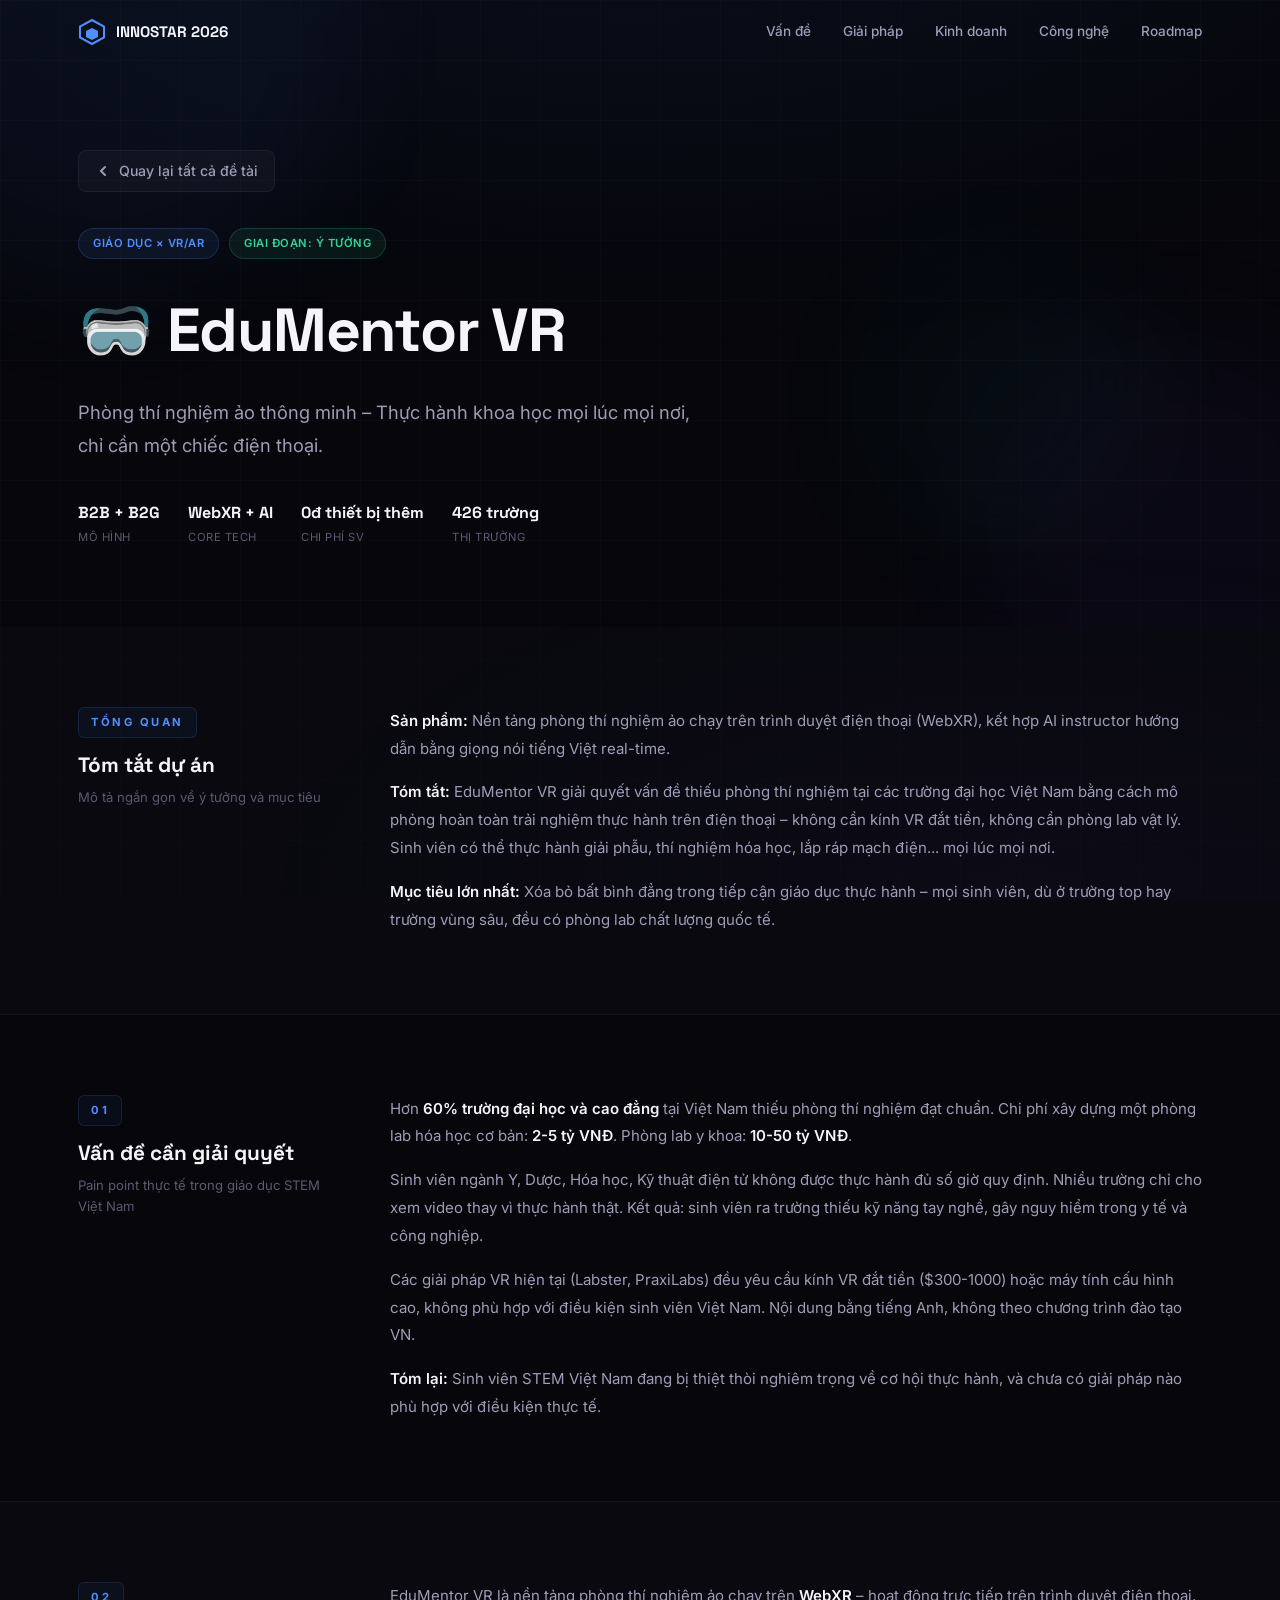
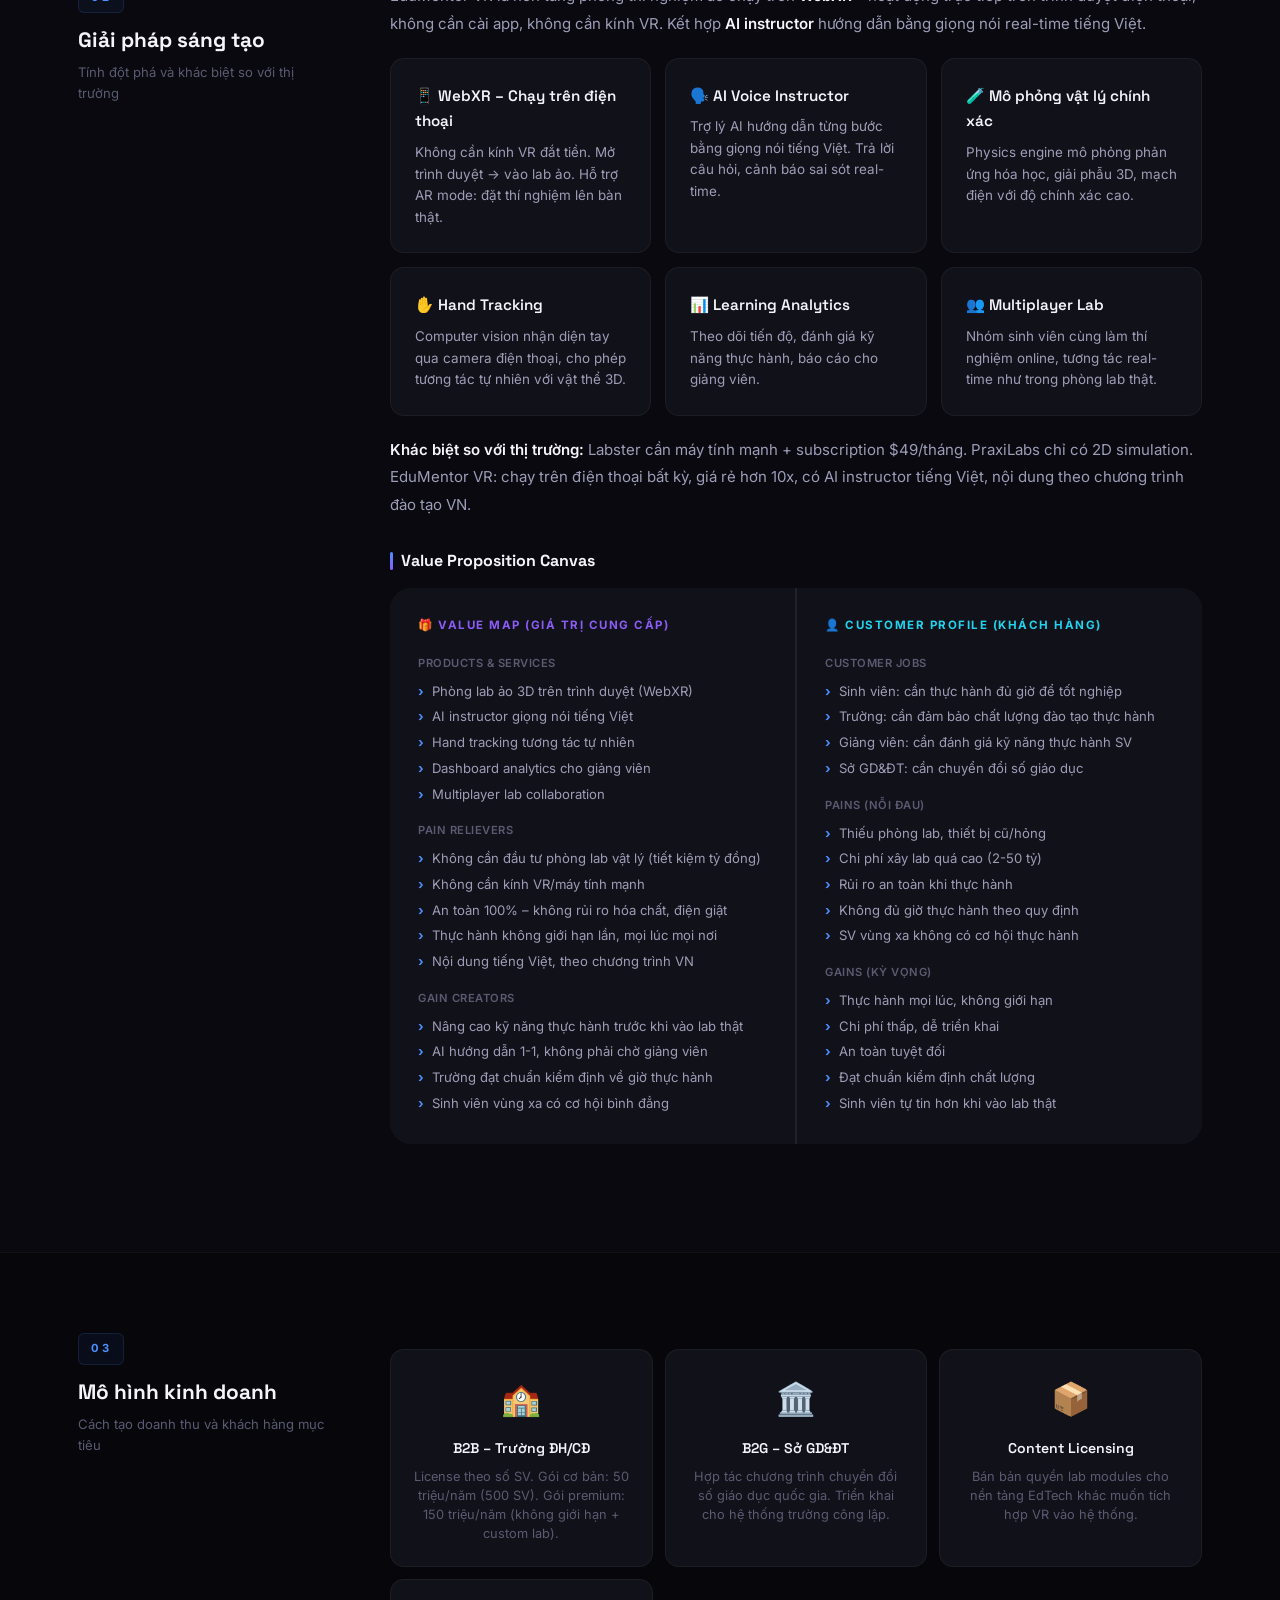
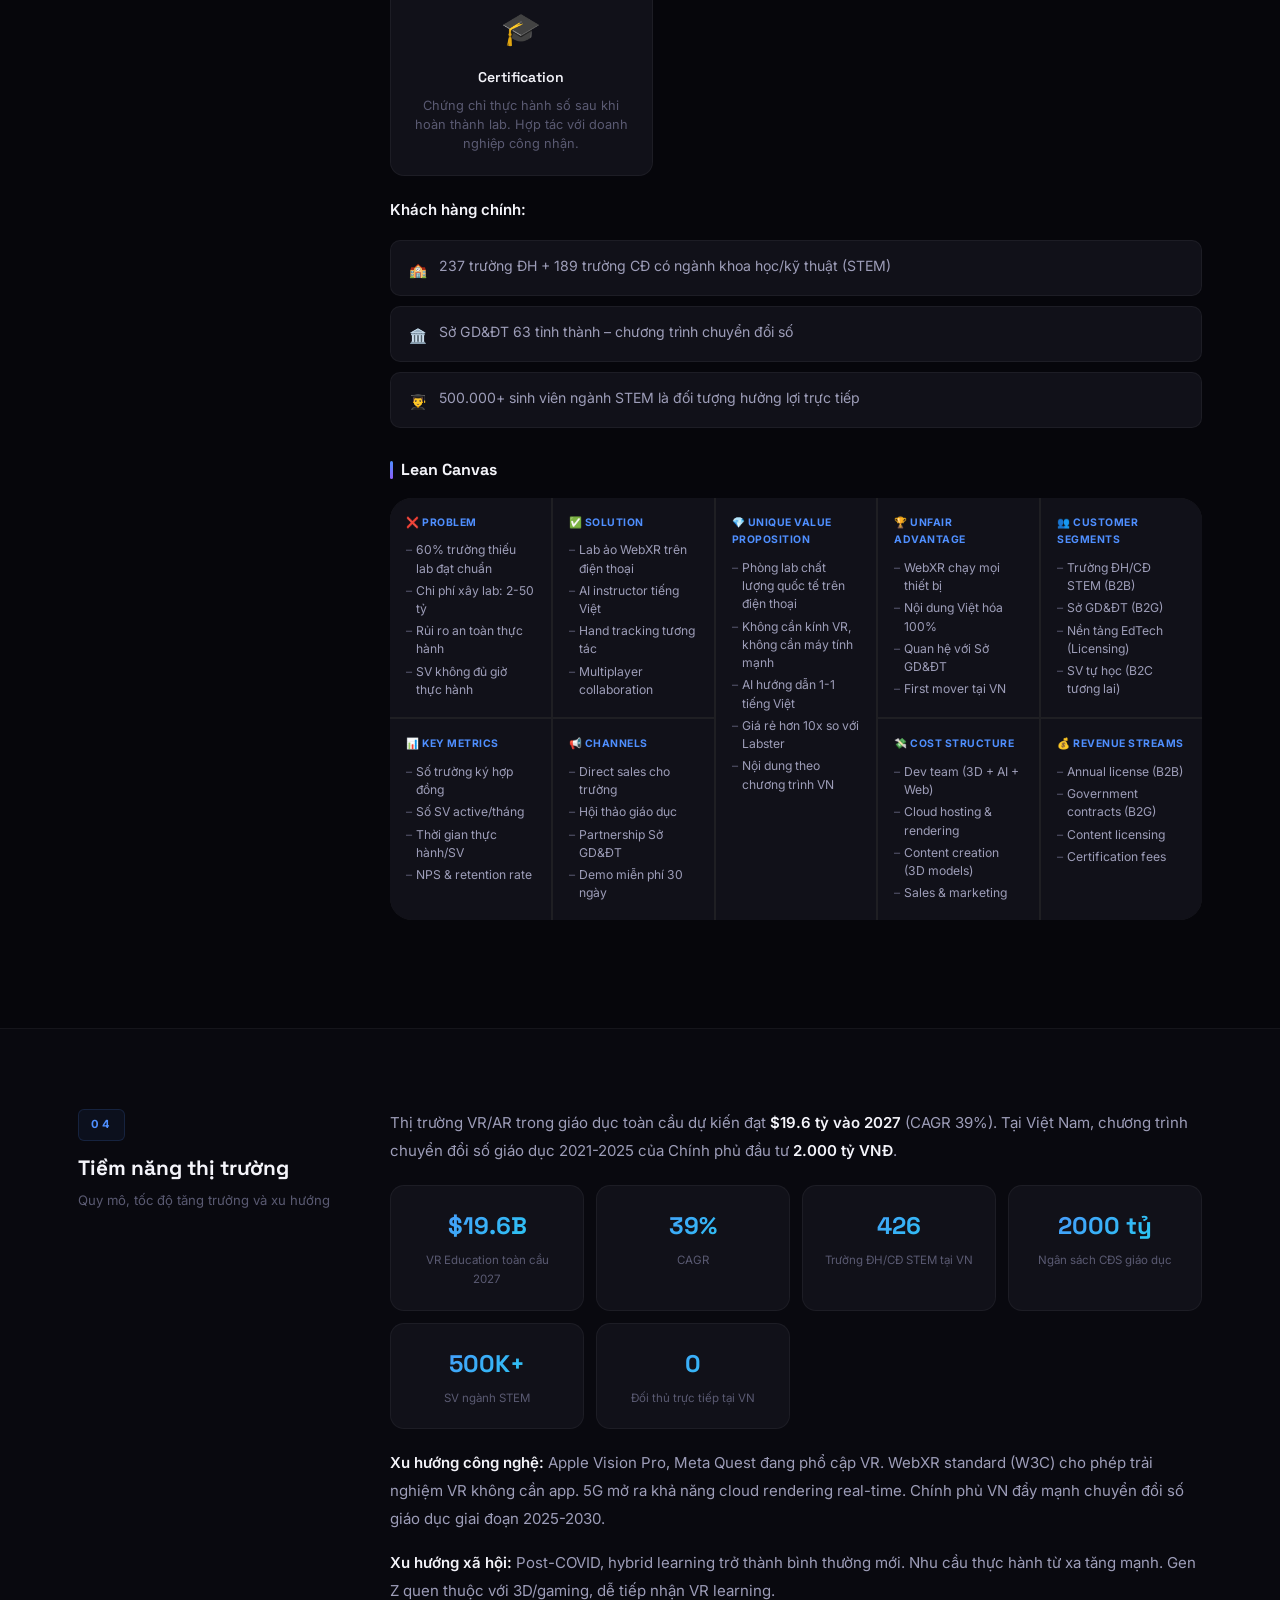
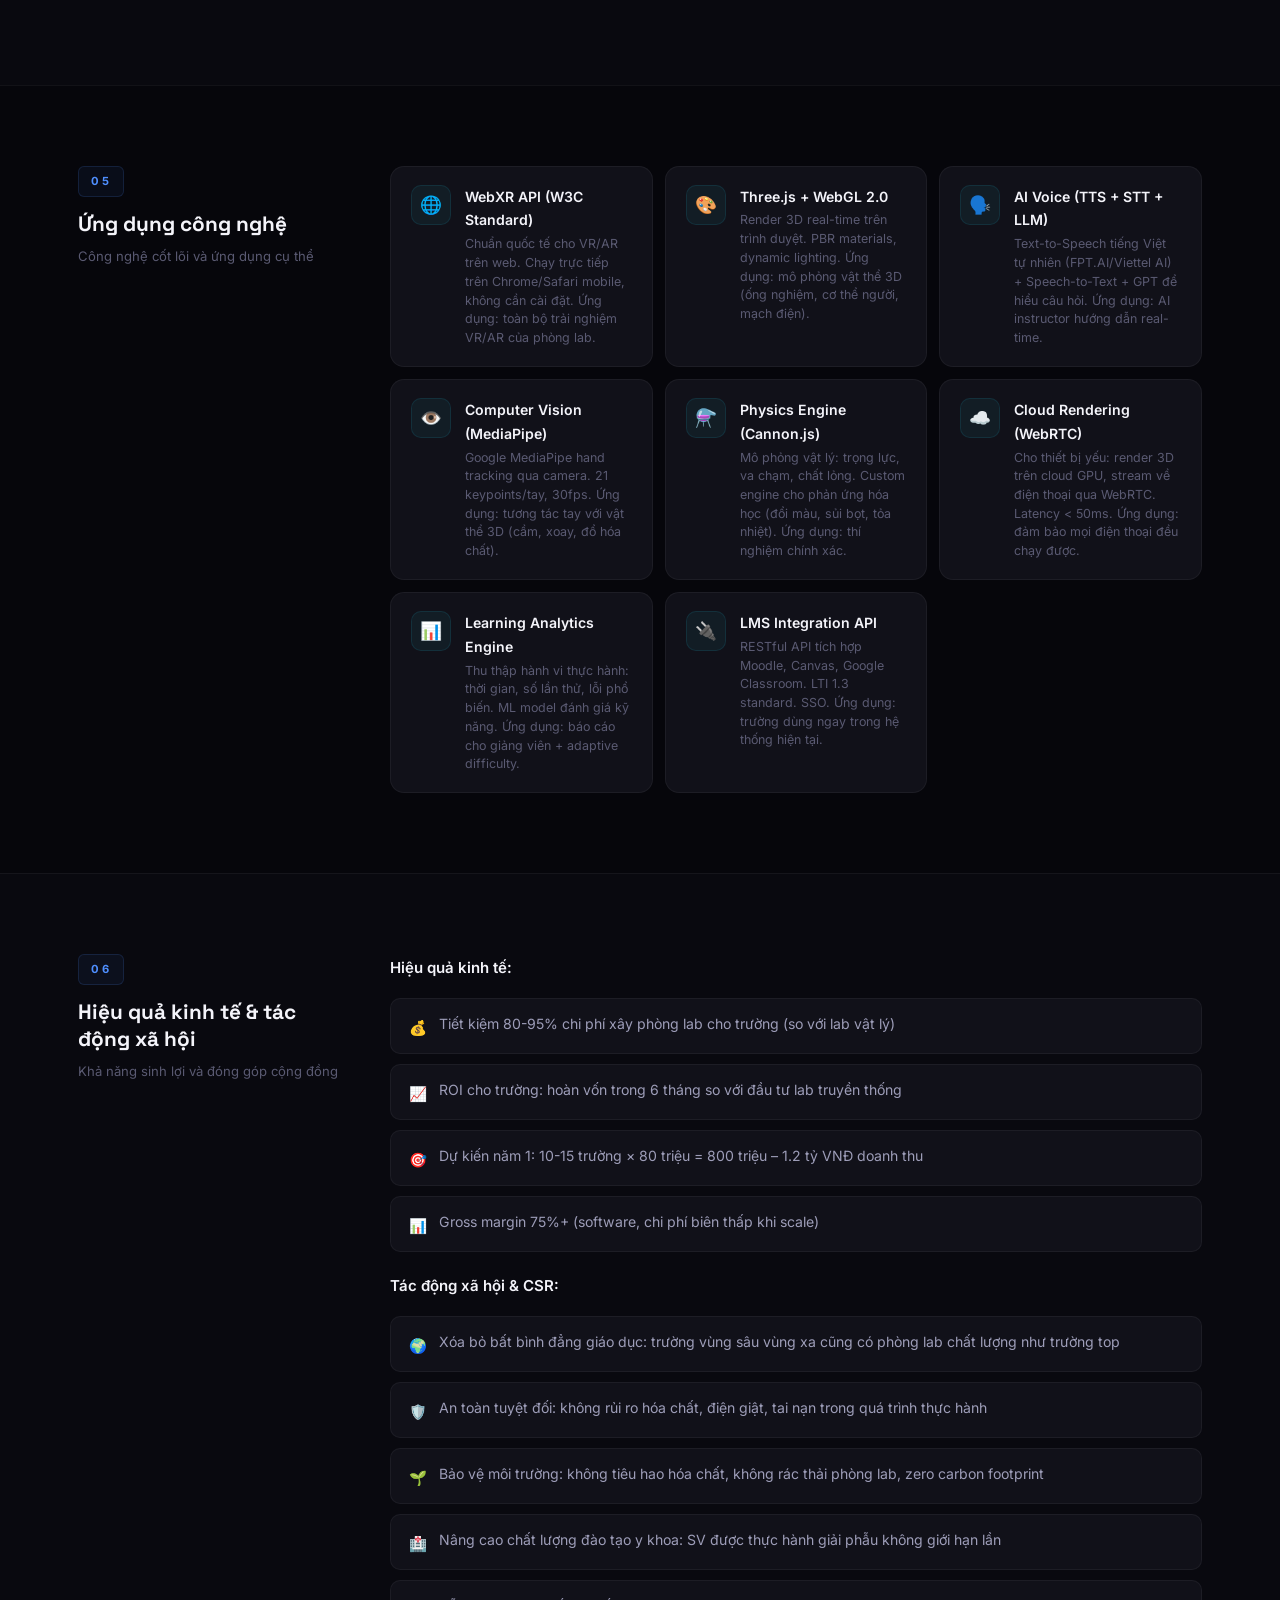
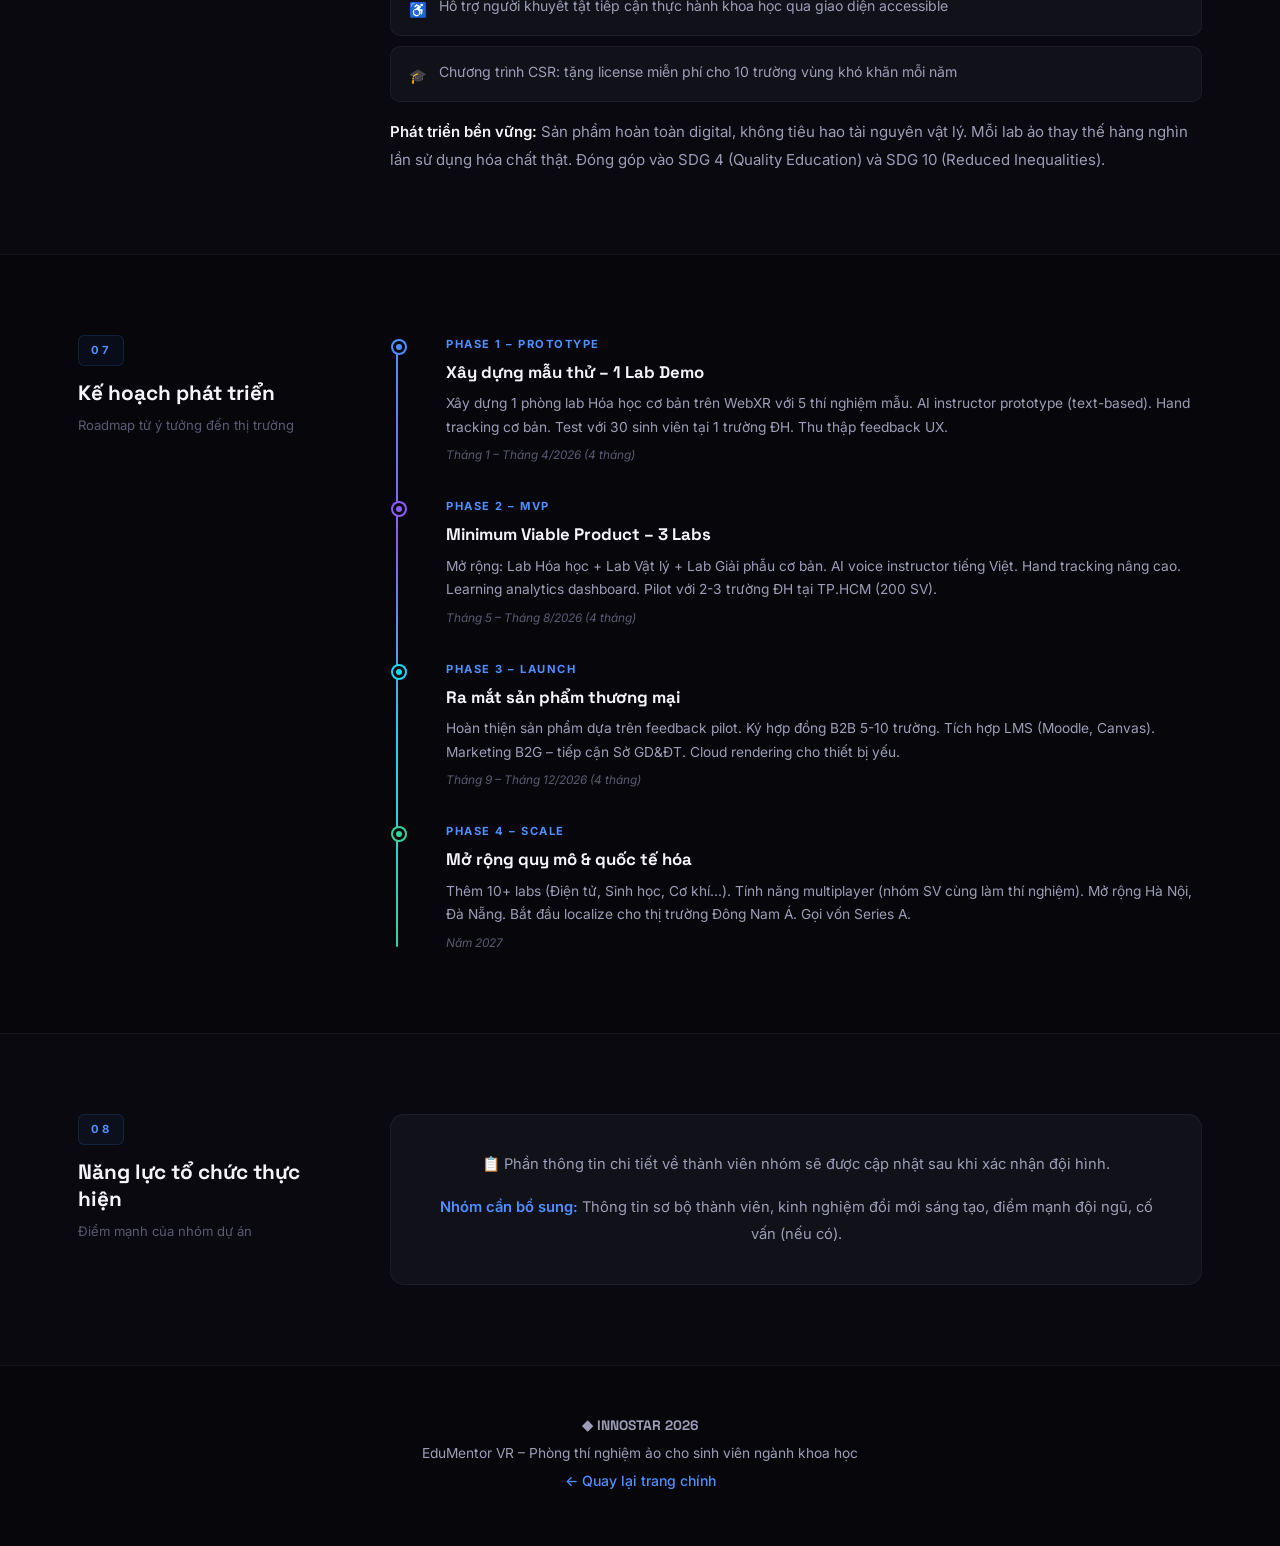
<file: projects/edumentor-vr.html>
<!doctype html>
<html lang="vi">
  <head>
    <meta charset="UTF-8" />
    <meta name="viewport" content="width=device-width, initial-scale=1.0" />
    <title>EduMentor VR – INNOSTAR 2026</title>
    <link rel="preconnect" href="https://fonts.googleapis.com" />
    <link rel="preconnect" href="https://fonts.gstatic.com" crossorigin />
    <link
      href="https://fonts.googleapis.com/css2?family=Space+Grotesk:wght@300;400;500;600;700&family=Inter:wght@300;400;500;600;700;800&display=swap"
      rel="stylesheet"
    />
    <link rel="stylesheet" href="../css/main.css" />
    <link rel="stylesheet" href="../css/project.css" />
  </head>
  <body>
    <div class="bg-grid"></div>
    <div class="bg-gradient"></div>
    <div class="cursor-glow" id="cursorGlow"></div>

    <nav class="nav scrolled" id="nav">
      <div class="nav-inner container">
        <a href="../index.html" class="nav-brand">
          <svg
            class="brand-logo"
            width="28"
            height="28"
            viewBox="0 0 28 28"
            fill="none"
          >
            <path
              d="M14 2L2 8.5V19.5L14 26L26 19.5V8.5L14 2Z"
              stroke="url(#g1)"
              stroke-width="2"
            />
            <path d="M14 10L8 13V19L14 22L20 19V13L14 10Z" fill="url(#g1)" />
            <defs>
              <linearGradient id="g1" x1="2" y1="2" x2="26" y2="26">
                <stop stop-color="#4f8fff" />
                <stop offset="1" stop-color="#8b5cf6" />
              </linearGradient>
            </defs>
          </svg>
          <span>INNOSTAR 2026</span>
        </a>
        <div class="nav-links">
          <a href="#problem">Vấn đề</a>
          <a href="#solution">Giải pháp</a>
          <a href="#business">Kinh doanh</a>
          <a href="#tech">Công nghệ</a>
          <a href="#roadmap">Roadmap</a>
        </div>
      </div>
    </nav>

    <!-- Hero -->
    <section class="project-hero">
      <div class="hero-floating">
        <div class="float-shape shape-1"></div>
        <div class="float-shape shape-2"></div>
        <div class="float-shape shape-3"></div>
      </div>
      <div class="container project-hero-content">
        <a href="../index.html" class="back-link" data-animate="fade-up">
          <svg width="16" height="16" viewBox="0 0 16 16" fill="none">
            <path
              d="M10 12L6 8l4-4"
              stroke="currentColor"
              stroke-width="2"
              stroke-linecap="round"
            />
          </svg>
          Quay lại tất cả đề tài
        </a>
        <div class="badge-row" data-animate="fade-up" data-delay="50">
          <span class="p-badge p-badge-blue">Giáo dục × VR/AR</span>
          <span class="p-badge p-badge-green">Giai đoạn: Ý tưởng</span>
        </div>
        <h1 data-animate="fade-up" data-delay="100">🥽 EduMentor VR</h1>
        <p class="project-tagline" data-animate="fade-up" data-delay="150">
          Phòng thí nghiệm ảo thông minh – Thực hành khoa học mọi lúc mọi nơi,
          chỉ cần một chiếc điện thoại.
        </p>
        <div class="quick-stats" data-animate="fade-up" data-delay="200">
          <div class="qs-item">
            <span class="qs-val">B2B + B2G</span
            ><span class="qs-lbl">Mô hình</span>
          </div>
          <div class="qs-item">
            <span class="qs-val">WebXR + AI</span
            ><span class="qs-lbl">Core Tech</span>
          </div>
          <div class="qs-item">
            <span class="qs-val">0đ thiết bị thêm</span
            ><span class="qs-lbl">Chi phí SV</span>
          </div>
          <div class="qs-item">
            <span class="qs-val">426 trường</span
            ><span class="qs-lbl">Thị trường</span>
          </div>
        </div>
      </div>
    </section>

    <!-- Tóm tắt -->
    <section class="p-section">
      <div class="container">
        <div class="p-grid">
          <div class="p-sidebar">
            <span class="section-tag">Tổng quan</span>
            <h3>Tóm tắt dự án</h3>
            <p>Mô tả ngắn gọn về ý tưởng và mục tiêu</p>
          </div>
          <div class="p-content">
            <p>
              <strong>Sản phẩm:</strong> Nền tảng phòng thí nghiệm ảo chạy trên
              trình duyệt điện thoại (WebXR), kết hợp AI instructor hướng dẫn
              bằng giọng nói tiếng Việt real-time.
            </p>
            <p>
              <strong>Tóm tắt:</strong> EduMentor VR giải quyết vấn đề thiếu
              phòng thí nghiệm tại các trường đại học Việt Nam bằng cách mô
              phỏng hoàn toàn trải nghiệm thực hành trên điện thoại – không cần
              kính VR đắt tiền, không cần phòng lab vật lý. Sinh viên có thể
              thực hành giải phẫu, thí nghiệm hóa học, lắp ráp mạch điện... mọi
              lúc mọi nơi.
            </p>
            <p>
              <strong>Mục tiêu lớn nhất:</strong> Xóa bỏ bất bình đẳng trong
              tiếp cận giáo dục thực hành – mọi sinh viên, dù ở trường top hay
              trường vùng sâu, đều có phòng lab chất lượng quốc tế.
            </p>
          </div>
        </div>
      </div>
    </section>
  </body>
</html>

<!-- Vấn đề -->
<section id="problem" class="p-section">
  <div class="container">
    <div class="p-grid">
      <div class="p-sidebar">
        <span class="section-tag">01</span>
        <h3>Vấn đề cần giải quyết</h3>
        <p>Pain point thực tế trong giáo dục STEM Việt Nam</p>
      </div>
      <div class="p-content">
        <p>
          Hơn <strong>60% trường đại học và cao đẳng</strong> tại Việt Nam thiếu
          phòng thí nghiệm đạt chuẩn. Chi phí xây dựng một phòng lab hóa học cơ
          bản: <strong>2-5 tỷ VNĐ</strong>. Phòng lab y khoa:
          <strong>10-50 tỷ VNĐ</strong>.
        </p>
        <p>
          Sinh viên ngành Y, Dược, Hóa học, Kỹ thuật điện tử không được thực
          hành đủ số giờ quy định. Nhiều trường chỉ cho xem video thay vì thực
          hành thật. Kết quả: sinh viên ra trường thiếu kỹ năng tay nghề, gây
          nguy hiểm trong y tế và công nghiệp.
        </p>
        <p>
          Các giải pháp VR hiện tại (Labster, PraxiLabs) đều yêu cầu kính VR đắt
          tiền ($300-1000) hoặc máy tính cấu hình cao, không phù hợp với điều
          kiện sinh viên Việt Nam. Nội dung bằng tiếng Anh, không theo chương
          trình đào tạo VN.
        </p>
        <p>
          <strong>Tóm lại:</strong> Sinh viên STEM Việt Nam đang bị thiệt thòi
          nghiêm trọng về cơ hội thực hành, và chưa có giải pháp nào phù hợp với
          điều kiện thực tế.
        </p>
      </div>
    </div>
  </div>
</section>

<!-- Giải pháp + Value Proposition Canvas -->
<section id="solution" class="p-section">
  <div class="container">
    <div class="p-grid">
      <div class="p-sidebar">
        <span class="section-tag">02</span>
        <h3>Giải pháp sáng tạo</h3>
        <p>Tính đột phá và khác biệt so với thị trường</p>
      </div>
      <div class="p-content">
        <p>
          EduMentor VR là nền tảng phòng thí nghiệm ảo chạy trên
          <strong>WebXR</strong> – hoạt động trực tiếp trên trình duyệt điện
          thoại, không cần cài app, không cần kính VR. Kết hợp
          <strong>AI instructor</strong> hướng dẫn bằng giọng nói real-time
          tiếng Việt.
        </p>

        <div class="feat-grid">
          <div class="feat-card">
            <h4>📱 WebXR – Chạy trên điện thoại</h4>
            <p>
              Không cần kính VR đắt tiền. Mở trình duyệt → vào lab ảo. Hỗ trợ AR
              mode: đặt thí nghiệm lên bàn thật.
            </p>
          </div>
          <div class="feat-card">
            <h4>🗣️ AI Voice Instructor</h4>
            <p>
              Trợ lý AI hướng dẫn từng bước bằng giọng nói tiếng Việt. Trả lời
              câu hỏi, cảnh báo sai sót real-time.
            </p>
          </div>
          <div class="feat-card">
            <h4>🧪 Mô phỏng vật lý chính xác</h4>
            <p>
              Physics engine mô phỏng phản ứng hóa học, giải phẫu 3D, mạch điện
              với độ chính xác cao.
            </p>
          </div>
          <div class="feat-card">
            <h4>✋ Hand Tracking</h4>
            <p>
              Computer vision nhận diện tay qua camera điện thoại, cho phép
              tương tác tự nhiên với vật thể 3D.
            </p>
          </div>
          <div class="feat-card">
            <h4>📊 Learning Analytics</h4>
            <p>
              Theo dõi tiến độ, đánh giá kỹ năng thực hành, báo cáo cho giảng
              viên.
            </p>
          </div>
          <div class="feat-card">
            <h4>👥 Multiplayer Lab</h4>
            <p>
              Nhóm sinh viên cùng làm thí nghiệm online, tương tác real-time như
              trong phòng lab thật.
            </p>
          </div>
        </div>

        <p style="margin-top: 20px">
          <strong>Khác biệt so với thị trường:</strong> Labster cần máy tính
          mạnh + subscription $49/tháng. PraxiLabs chỉ có 2D simulation.
          EduMentor VR: chạy trên điện thoại bất kỳ, giá rẻ hơn 10x, có AI
          instructor tiếng Việt, nội dung theo chương trình đào tạo VN.
        </p>

        <!-- Value Proposition Canvas -->
        <div class="canvas-section">
          <div class="canvas-title">Value Proposition Canvas</div>
          <div class="vpc">
            <div class="vpc-side">
              <div class="vpc-side-label">🎁 Value Map (Giá trị cung cấp)</div>
              <div class="vpc-block">
                <div class="vpc-block-title">Products & Services</div>
                <ul>
                  <li>Phòng lab ảo 3D trên trình duyệt (WebXR)</li>
                  <li>AI instructor giọng nói tiếng Việt</li>
                  <li>Hand tracking tương tác tự nhiên</li>
                  <li>Dashboard analytics cho giảng viên</li>
                  <li>Multiplayer lab collaboration</li>
                </ul>
              </div>
              <div class="vpc-block">
                <div class="vpc-block-title">Pain Relievers</div>
                <ul>
                  <li>Không cần đầu tư phòng lab vật lý (tiết kiệm tỷ đồng)</li>
                  <li>Không cần kính VR/máy tính mạnh</li>
                  <li>An toàn 100% – không rủi ro hóa chất, điện giật</li>
                  <li>Thực hành không giới hạn lần, mọi lúc mọi nơi</li>
                  <li>Nội dung tiếng Việt, theo chương trình VN</li>
                </ul>
              </div>
              <div class="vpc-block">
                <div class="vpc-block-title">Gain Creators</div>
                <ul>
                  <li>Nâng cao kỹ năng thực hành trước khi vào lab thật</li>
                  <li>AI hướng dẫn 1-1, không phải chờ giảng viên</li>
                  <li>Trường đạt chuẩn kiểm định về giờ thực hành</li>
                  <li>Sinh viên vùng xa có cơ hội bình đẳng</li>
                </ul>
              </div>
            </div>
            <div class="vpc-side">
              <div class="vpc-side-label">👤 Customer Profile (Khách hàng)</div>
              <div class="vpc-block">
                <div class="vpc-block-title">Customer Jobs</div>
                <ul>
                  <li>Sinh viên: cần thực hành đủ giờ để tốt nghiệp</li>
                  <li>Trường: cần đảm bảo chất lượng đào tạo thực hành</li>
                  <li>Giảng viên: cần đánh giá kỹ năng thực hành SV</li>
                  <li>Sở GD&ĐT: cần chuyển đổi số giáo dục</li>
                </ul>
              </div>
              <div class="vpc-block">
                <div class="vpc-block-title">Pains (Nỗi đau)</div>
                <ul>
                  <li>Thiếu phòng lab, thiết bị cũ/hỏng</li>
                  <li>Chi phí xây lab quá cao (2-50 tỷ)</li>
                  <li>Rủi ro an toàn khi thực hành</li>
                  <li>Không đủ giờ thực hành theo quy định</li>
                  <li>SV vùng xa không có cơ hội thực hành</li>
                </ul>
              </div>
              <div class="vpc-block">
                <div class="vpc-block-title">Gains (Kỳ vọng)</div>
                <ul>
                  <li>Thực hành mọi lúc, không giới hạn</li>
                  <li>Chi phí thấp, dễ triển khai</li>
                  <li>An toàn tuyệt đối</li>
                  <li>Đạt chuẩn kiểm định chất lượng</li>
                  <li>Sinh viên tự tin hơn khi vào lab thật</li>
                </ul>
              </div>
            </div>
          </div>
        </div>
      </div>
    </div>
  </div>
</section>

<!-- Mô hình kinh doanh + Lean Canvas -->
<section id="business" class="p-section">
  <div class="container">
    <div class="p-grid">
      <div class="p-sidebar">
        <span class="section-tag">03</span>
        <h3>Mô hình kinh doanh</h3>
        <p>Cách tạo doanh thu và khách hàng mục tiêu</p>
      </div>
      <div class="p-content">
        <div class="biz-grid">
          <div class="biz-card">
            <div class="biz-icon">🏫</div>
            <div class="biz-title">B2B – Trường ĐH/CĐ</div>
            <div class="biz-desc">
              License theo số SV. Gói cơ bản: 50 triệu/năm (500 SV). Gói
              premium: 150 triệu/năm (không giới hạn + custom lab).
            </div>
          </div>
          <div class="biz-card">
            <div class="biz-icon">🏛️</div>
            <div class="biz-title">B2G – Sở GD&ĐT</div>
            <div class="biz-desc">
              Hợp tác chương trình chuyển đổi số giáo dục quốc gia. Triển khai
              cho hệ thống trường công lập.
            </div>
          </div>
          <div class="biz-card">
            <div class="biz-icon">📦</div>
            <div class="biz-title">Content Licensing</div>
            <div class="biz-desc">
              Bán bản quyền lab modules cho nền tảng EdTech khác muốn tích hợp
              VR vào hệ thống.
            </div>
          </div>
          <div class="biz-card">
            <div class="biz-icon">🎓</div>
            <div class="biz-title">Certification</div>
            <div class="biz-desc">
              Chứng chỉ thực hành số sau khi hoàn thành lab. Hợp tác với doanh
              nghiệp công nhận.
            </div>
          </div>
        </div>

        <p style="margin-top: 20px"><strong>Khách hàng chính:</strong></p>
        <ul class="impact-list">
          <li>
            <span class="il-icon">🏫</span> 237 trường ĐH + 189 trường CĐ có
            ngành khoa học/kỹ thuật (STEM)
          </li>
          <li>
            <span class="il-icon">🏛️</span> Sở GD&ĐT 63 tỉnh thành – chương
            trình chuyển đổi số
          </li>
          <li>
            <span class="il-icon">👨‍🎓</span> 500.000+ sinh viên ngành STEM là đối
            tượng hưởng lợi trực tiếp
          </li>
        </ul>

        <!-- Lean Canvas -->
        <div class="canvas-section">
          <div class="canvas-title">Lean Canvas</div>
          <div class="lean-canvas">
            <div class="lc-cell lc-problem">
              <div class="lc-label">❌ Problem</div>
              <ul>
                <li>60% trường thiếu lab đạt chuẩn</li>
                <li>Chi phí xây lab: 2-50 tỷ</li>
                <li>Rủi ro an toàn thực hành</li>
                <li>SV không đủ giờ thực hành</li>
              </ul>
            </div>
            <div class="lc-cell lc-solution">
              <div class="lc-label">✅ Solution</div>
              <ul>
                <li>Lab ảo WebXR trên điện thoại</li>
                <li>AI instructor tiếng Việt</li>
                <li>Hand tracking tương tác</li>
                <li>Multiplayer collaboration</li>
              </ul>
            </div>
            <div class="lc-cell lc-uvp">
              <div class="lc-label">💎 Unique Value Proposition</div>
              <ul>
                <li>Phòng lab chất lượng quốc tế trên điện thoại</li>
                <li>Không cần kính VR, không cần máy tính mạnh</li>
                <li>AI hướng dẫn 1-1 tiếng Việt</li>
                <li>Giá rẻ hơn 10x so với Labster</li>
                <li>Nội dung theo chương trình VN</li>
              </ul>
            </div>
            <div class="lc-cell lc-advantage">
              <div class="lc-label">🏆 Unfair Advantage</div>
              <ul>
                <li>WebXR chạy mọi thiết bị</li>
                <li>Nội dung Việt hóa 100%</li>
                <li>Quan hệ với Sở GD&ĐT</li>
                <li>First mover tại VN</li>
              </ul>
            </div>
            <div class="lc-cell lc-segments">
              <div class="lc-label">👥 Customer Segments</div>
              <ul>
                <li>Trường ĐH/CĐ STEM (B2B)</li>
                <li>Sở GD&ĐT (B2G)</li>
                <li>Nền tảng EdTech (Licensing)</li>
                <li>SV tự học (B2C tương lai)</li>
              </ul>
            </div>
            <div class="lc-cell lc-metrics">
              <div class="lc-label">📊 Key Metrics</div>
              <ul>
                <li>Số trường ký hợp đồng</li>
                <li>Số SV active/tháng</li>
                <li>Thời gian thực hành/SV</li>
                <li>NPS & retention rate</li>
              </ul>
            </div>
            <div class="lc-cell lc-channels">
              <div class="lc-label">📢 Channels</div>
              <ul>
                <li>Direct sales cho trường</li>
                <li>Hội thảo giáo dục</li>
                <li>Partnership Sở GD&ĐT</li>
                <li>Demo miễn phí 30 ngày</li>
              </ul>
            </div>
            <div class="lc-cell lc-cost">
              <div class="lc-label">💸 Cost Structure</div>
              <ul>
                <li>Dev team (3D + AI + Web)</li>
                <li>Cloud hosting & rendering</li>
                <li>Content creation (3D models)</li>
                <li>Sales & marketing</li>
              </ul>
            </div>
            <div class="lc-cell lc-revenue">
              <div class="lc-label">💰 Revenue Streams</div>
              <ul>
                <li>Annual license (B2B)</li>
                <li>Government contracts (B2G)</li>
                <li>Content licensing</li>
                <li>Certification fees</li>
              </ul>
            </div>
          </div>
        </div>
      </div>
    </div>
  </div>
</section>

<!-- Tiềm năng thị trường -->
<section class="p-section">
  <div class="container">
    <div class="p-grid">
      <div class="p-sidebar">
        <span class="section-tag">04</span>
        <h3>Tiềm năng thị trường</h3>
        <p>Quy mô, tốc độ tăng trưởng và xu hướng</p>
      </div>
      <div class="p-content">
        <p>
          Thị trường VR/AR trong giáo dục toàn cầu dự kiến đạt
          <strong>$19.6 tỷ vào 2027</strong> (CAGR 39%). Tại Việt Nam, chương
          trình chuyển đổi số giáo dục 2021-2025 của Chính phủ đầu tư
          <strong>2.000 tỷ VNĐ</strong>.
        </p>
        <div class="market-grid">
          <div class="market-card">
            <div class="market-val">$19.6B</div>
            <div class="market-lbl">VR Education toàn cầu 2027</div>
          </div>
          <div class="market-card">
            <div class="market-val">39%</div>
            <div class="market-lbl">CAGR</div>
          </div>
          <div class="market-card">
            <div class="market-val">426</div>
            <div class="market-lbl">Trường ĐH/CĐ STEM tại VN</div>
          </div>
          <div class="market-card">
            <div class="market-val">2000 tỷ</div>
            <div class="market-lbl">Ngân sách CĐS giáo dục</div>
          </div>
          <div class="market-card">
            <div class="market-val">500K+</div>
            <div class="market-lbl">SV ngành STEM</div>
          </div>
          <div class="market-card">
            <div class="market-val">0</div>
            <div class="market-lbl">Đối thủ trực tiếp tại VN</div>
          </div>
        </div>
        <p style="margin-top: 16px">
          <strong>Xu hướng công nghệ:</strong> Apple Vision Pro, Meta Quest đang
          phổ cập VR. WebXR standard (W3C) cho phép trải nghiệm VR không cần
          app. 5G mở ra khả năng cloud rendering real-time. Chính phủ VN đẩy
          mạnh chuyển đổi số giáo dục giai đoạn 2025-2030.
        </p>
        <p>
          <strong>Xu hướng xã hội:</strong> Post-COVID, hybrid learning trở
          thành bình thường mới. Nhu cầu thực hành từ xa tăng mạnh. Gen Z quen
          thuộc với 3D/gaming, dễ tiếp nhận VR learning.
        </p>
      </div>
    </div>
  </div>
</section>

    <!-- Công nghệ -->
    <section id="tech" class="p-section">
        <div class="container">
            <div class="p-grid">
                <div class="p-sidebar"><span class="section-tag">05</span><h3>Ứng dụng công nghệ</h3><p>Công nghệ cốt lõi và ứng dụng cụ thể</p></div>
                <div class="p-content">
                    <div class="tech-grid">
                        <div class="tech-item"><div class="tech-icon">🌐</div><div><div class="tech-name">WebXR API (W3C Standard)</div><div class="tech-desc">Chuẩn quốc tế cho VR/AR trên web. Chạy trực tiếp trên Chrome/Safari mobile, không cần cài đặt. Ứng dụng: toàn bộ trải nghiệm VR/AR của phòng lab.</div></div></div>
                        <div class="tech-item"><div class="tech-icon">🎨</div><div><div class="tech-name">Three.js + WebGL 2.0</div><div class="tech-desc">Render 3D real-time trên trình duyệt. PBR materials, dynamic lighting. Ứng dụng: mô phỏng vật thể 3D (ống nghiệm, cơ thể người, mạch điện).</div></div></div>
                        <div class="tech-item"><div class="tech-icon">🗣️</div><div><div class="tech-name">AI Voice (TTS + STT + LLM)</div><div class="tech-desc">Text-to-Speech tiếng Việt tự nhiên (FPT.AI/Viettel AI) + Speech-to-Text + GPT để hiểu câu hỏi. Ứng dụng: AI instructor hướng dẫn real-time.</div></div></div>
                        <div class="tech-item"><div class="tech-icon">👁️</div><div><div class="tech-name">Computer Vision (MediaPipe)</div><div class="tech-desc">Google MediaPipe hand tracking qua camera. 21 keypoints/tay, 30fps. Ứng dụng: tương tác tay với vật thể 3D (cầm, xoay, đổ hóa chất).</div></div></div>
                        <div class="tech-item"><div class="tech-icon">⚗️</div><div><div class="tech-name">Physics Engine (Cannon.js)</div><div class="tech-desc">Mô phỏng vật lý: trọng lực, va chạm, chất lỏng. Custom engine cho phản ứng hóa học (đổi màu, sủi bọt, tỏa nhiệt). Ứng dụng: thí nghiệm chính xác.</div></div></div>
                        <div class="tech-item"><div class="tech-icon">☁️</div><div><div class="tech-name">Cloud Rendering (WebRTC)</div><div class="tech-desc">Cho thiết bị yếu: render 3D trên cloud GPU, stream về điện thoại qua WebRTC. Latency < 50ms. Ứng dụng: đảm bảo mọi điện thoại đều chạy được.</div></div></div>
                        <div class="tech-item"><div class="tech-icon">📊</div><div><div class="tech-name">Learning Analytics Engine</div><div class="tech-desc">Thu thập hành vi thực hành: thời gian, số lần thử, lỗi phổ biến. ML model đánh giá kỹ năng. Ứng dụng: báo cáo cho giảng viên + adaptive difficulty.</div></div></div>
                        <div class="tech-item"><div class="tech-icon">🔌</div><div><div class="tech-name">LMS Integration API</div><div class="tech-desc">RESTful API tích hợp Moodle, Canvas, Google Classroom. LTI 1.3 standard. SSO. Ứng dụng: trường dùng ngay trong hệ thống hiện tại.</div></div></div>
                    </div>
                </div>
            </div>
        </div>
    </section>

    <!-- Hiệu quả kinh tế & tác động xã hội -->
    <section class="p-section">
        <div class="container">
            <div class="p-grid">
                <div class="p-sidebar"><span class="section-tag">06</span><h3>Hiệu quả kinh tế & tác động xã hội</h3><p>Khả năng sinh lợi và đóng góp cộng đồng</p></div>
                <div class="p-content">
                    <p><strong>Hiệu quả kinh tế:</strong></p>
                    <ul class="impact-list">
                        <li><span class="il-icon">💰</span> Tiết kiệm 80-95% chi phí xây phòng lab cho trường (so với lab vật lý)</li>
                        <li><span class="il-icon">📈</span> ROI cho trường: hoàn vốn trong 6 tháng so với đầu tư lab truyền thống</li>
                        <li><span class="il-icon">🎯</span> Dự kiến năm 1: 10-15 trường × 80 triệu = 800 triệu – 1.2 tỷ VNĐ doanh thu</li>
                        <li><span class="il-icon">📊</span> Gross margin 75%+ (software, chi phí biên thấp khi scale)</li>
                    </ul>
                    <p style="margin-top:20px"><strong>Tác động xã hội & CSR:</strong></p>
                    <ul class="impact-list">
                        <li><span class="il-icon">🌍</span> Xóa bỏ bất bình đẳng giáo dục: trường vùng sâu vùng xa cũng có phòng lab chất lượng như trường top</li>
                        <li><span class="il-icon">🛡️</span> An toàn tuyệt đối: không rủi ro hóa chất, điện giật, tai nạn trong quá trình thực hành</li>
                        <li><span class="il-icon">🌱</span> Bảo vệ môi trường: không tiêu hao hóa chất, không rác thải phòng lab, zero carbon footprint</li>
                        <li><span class="il-icon">🏥</span> Nâng cao chất lượng đào tạo y khoa: SV được thực hành giải phẫu không giới hạn lần</li>
                        <li><span class="il-icon">♿</span> Hỗ trợ người khuyết tật tiếp cận thực hành khoa học qua giao diện accessible</li>
                        <li><span class="il-icon">🎓</span> Chương trình CSR: tặng license miễn phí cho 10 trường vùng khó khăn mỗi năm</li>
                    </ul>
                    <p style="margin-top:16px"><strong>Phát triển bền vững:</strong> Sản phẩm hoàn toàn digital, không tiêu hao tài nguyên vật lý. Mỗi lab ảo thay thế hàng nghìn lần sử dụng hóa chất thật. Đóng góp vào SDG 4 (Quality Education) và SDG 10 (Reduced Inequalities).</p>
                </div>
            </div>
        </div>
    </section>

    <!-- Roadmap -->
    <section id="roadmap" class="p-section">
        <div class="container">
            <div class="p-grid">
                <div class="p-sidebar"><span class="section-tag">07</span><h3>Kế hoạch phát triển</h3><p>Roadmap từ ý tưởng đến thị trường</p></div>
                <div class="p-content">
                    <div class="roadmap">
                        <div class="rm-item">
                            <div class="rm-phase">Phase 1 – Prototype</div>
                            <div class="rm-title">Xây dựng mẫu thử – 1 Lab Demo</div>
                            <div class="rm-desc">Xây dựng 1 phòng lab Hóa học cơ bản trên WebXR với 5 thí nghiệm mẫu. AI instructor prototype (text-based). Hand tracking cơ bản. Test với 30 sinh viên tại 1 trường ĐH. Thu thập feedback UX.</div>
                            <div class="rm-time">Tháng 1 – Tháng 4/2026 (4 tháng)</div>
                        </div>
                        <div class="rm-item">
                            <div class="rm-phase">Phase 2 – MVP</div>
                            <div class="rm-title">Minimum Viable Product – 3 Labs</div>
                            <div class="rm-desc">Mở rộng: Lab Hóa học + Lab Vật lý + Lab Giải phẫu cơ bản. AI voice instructor tiếng Việt. Hand tracking nâng cao. Learning analytics dashboard. Pilot với 2-3 trường ĐH tại TP.HCM (200 SV).</div>
                            <div class="rm-time">Tháng 5 – Tháng 8/2026 (4 tháng)</div>
                        </div>
                        <div class="rm-item">
                            <div class="rm-phase">Phase 3 – Launch</div>
                            <div class="rm-title">Ra mắt sản phẩm thương mại</div>
                            <div class="rm-desc">Hoàn thiện sản phẩm dựa trên feedback pilot. Ký hợp đồng B2B 5-10 trường. Tích hợp LMS (Moodle, Canvas). Marketing B2G – tiếp cận Sở GD&ĐT. Cloud rendering cho thiết bị yếu.</div>
                            <div class="rm-time">Tháng 9 – Tháng 12/2026 (4 tháng)</div>
                        </div>
                        <div class="rm-item">
                            <div class="rm-phase">Phase 4 – Scale</div>
                            <div class="rm-title">Mở rộng quy mô & quốc tế hóa</div>
                            <div class="rm-desc">Thêm 10+ labs (Điện tử, Sinh học, Cơ khí...). Tính năng multiplayer (nhóm SV cùng làm thí nghiệm). Mở rộng Hà Nội, Đà Nẵng. Bắt đầu localize cho thị trường Đông Nam Á. Gọi vốn Series A.</div>
                            <div class="rm-time">Năm 2027</div>
                        </div>
                    </div>
                </div>
            </div>
        </div>
    </section>

    <!-- Năng lực nhóm -->
    <section class="p-section">
        <div class="container">
            <div class="p-grid">
                <div class="p-sidebar"><span class="section-tag">08</span><h3>Năng lực tổ chức thực hiện</h3><p>Điểm mạnh của nhóm dự án</p></div>
                <div class="p-content">
                    <div class="team-placeholder">
                        <p>📋 Phần thông tin chi tiết về thành viên nhóm sẽ được cập nhật sau khi xác nhận đội hình.</p>
                        <p style="margin-top:12px"><span class="hl">Nhóm cần bổ sung:</span> Thông tin sơ bộ thành viên, kinh nghiệm đổi mới sáng tạo, điểm mạnh đội ngũ, cố vấn (nếu có).</p>
                    </div>
                </div>
            </div>
        </div>
    </section>

    <!-- Footer -->
    <footer class="p-footer">
        <div class="container">
            <p class="p-footer-brand">◆ INNOSTAR 2026</p>
            <p>EduMentor VR – Phòng thí nghiệm ảo cho sinh viên ngành khoa học</p>
            <p><a href="../index.html" class="p-footer-back">← Quay lại trang chính</a></p>
        </div>
    </footer>

    <script src="../js/main.js"></script>
</body>
</html>
</file>
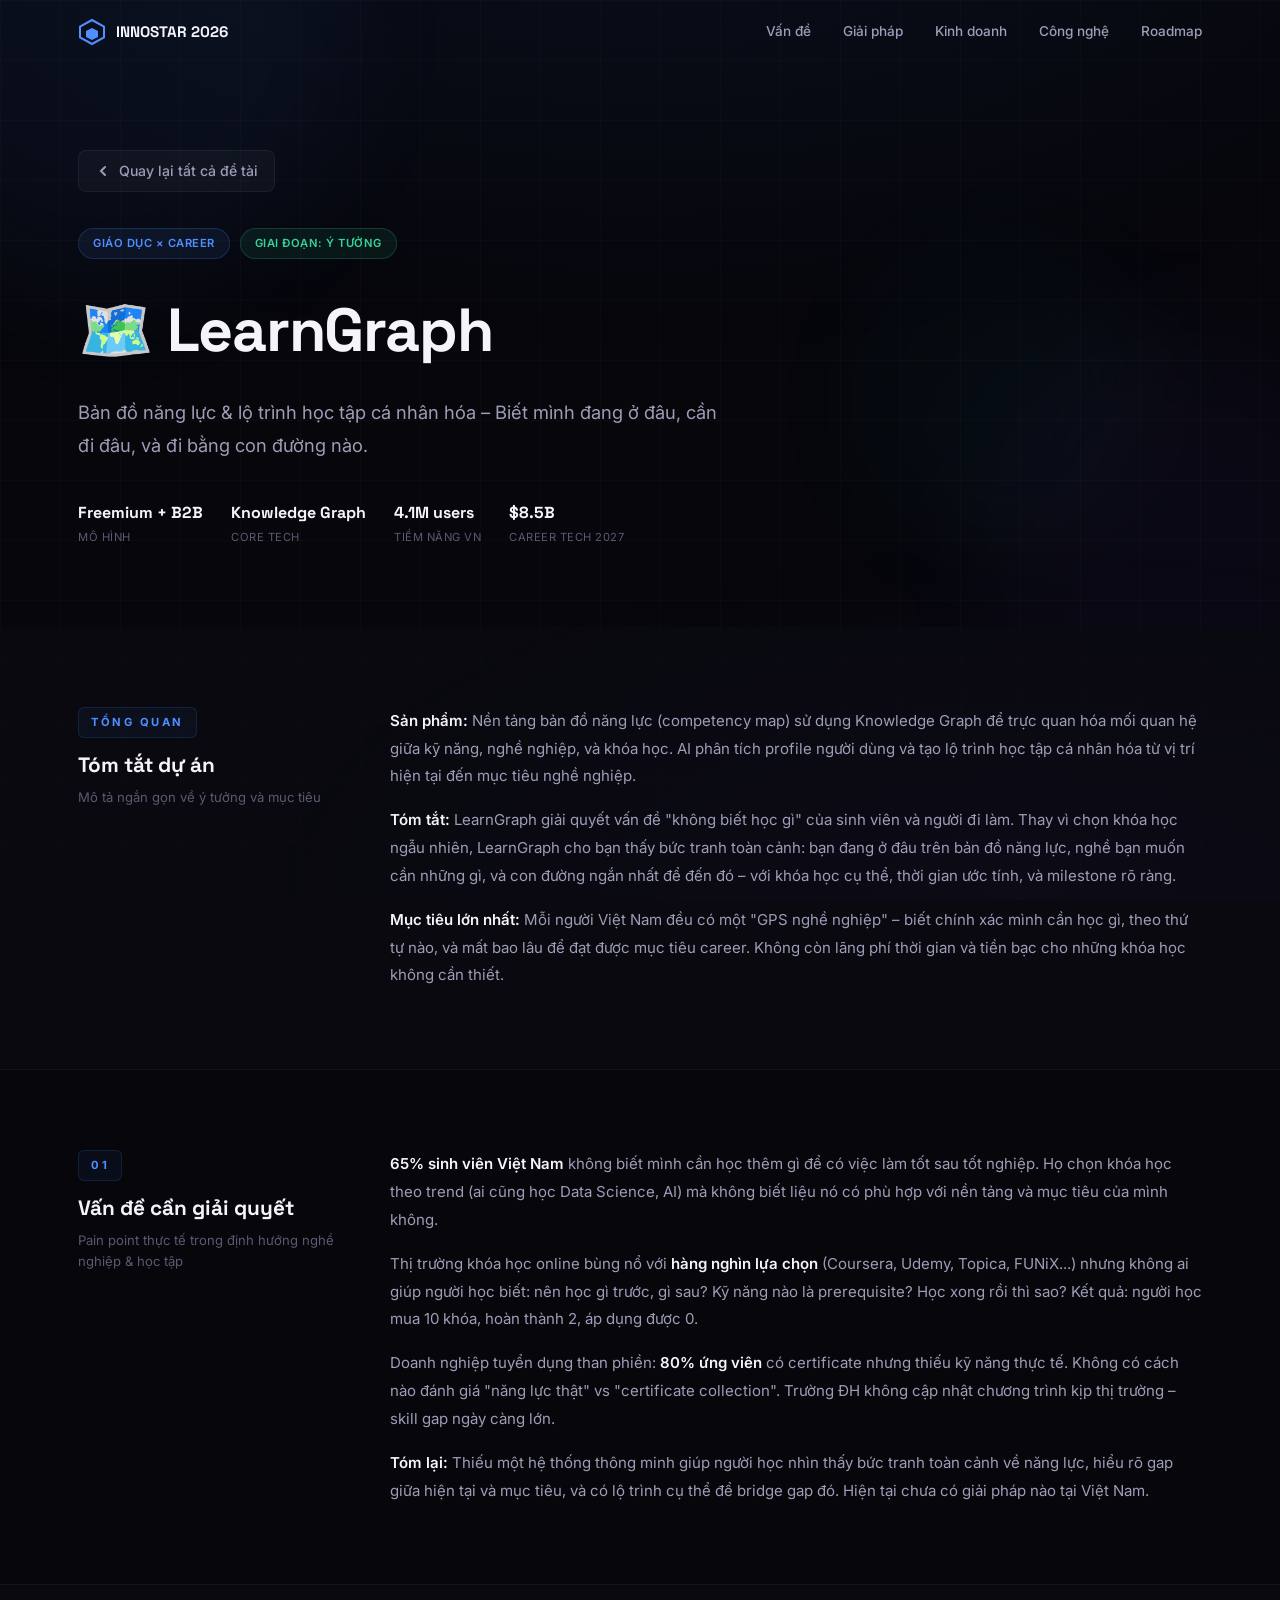
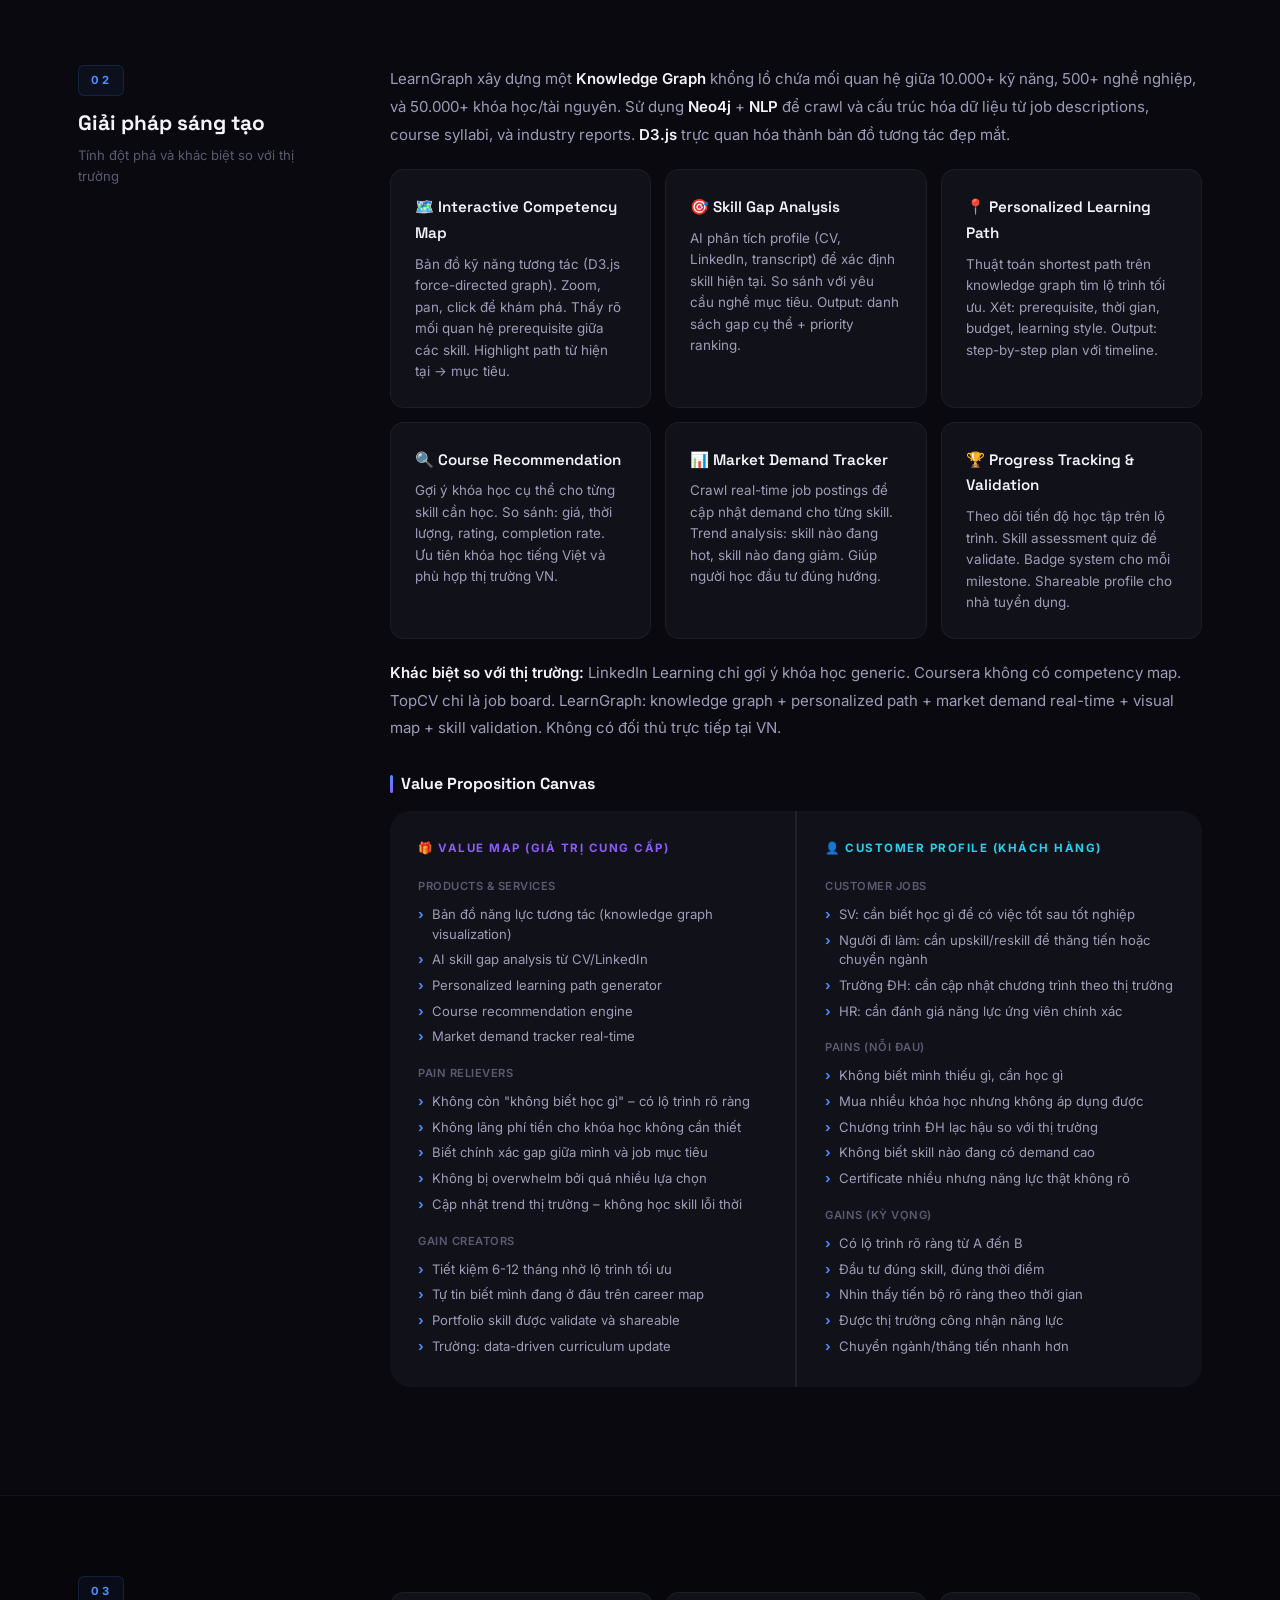
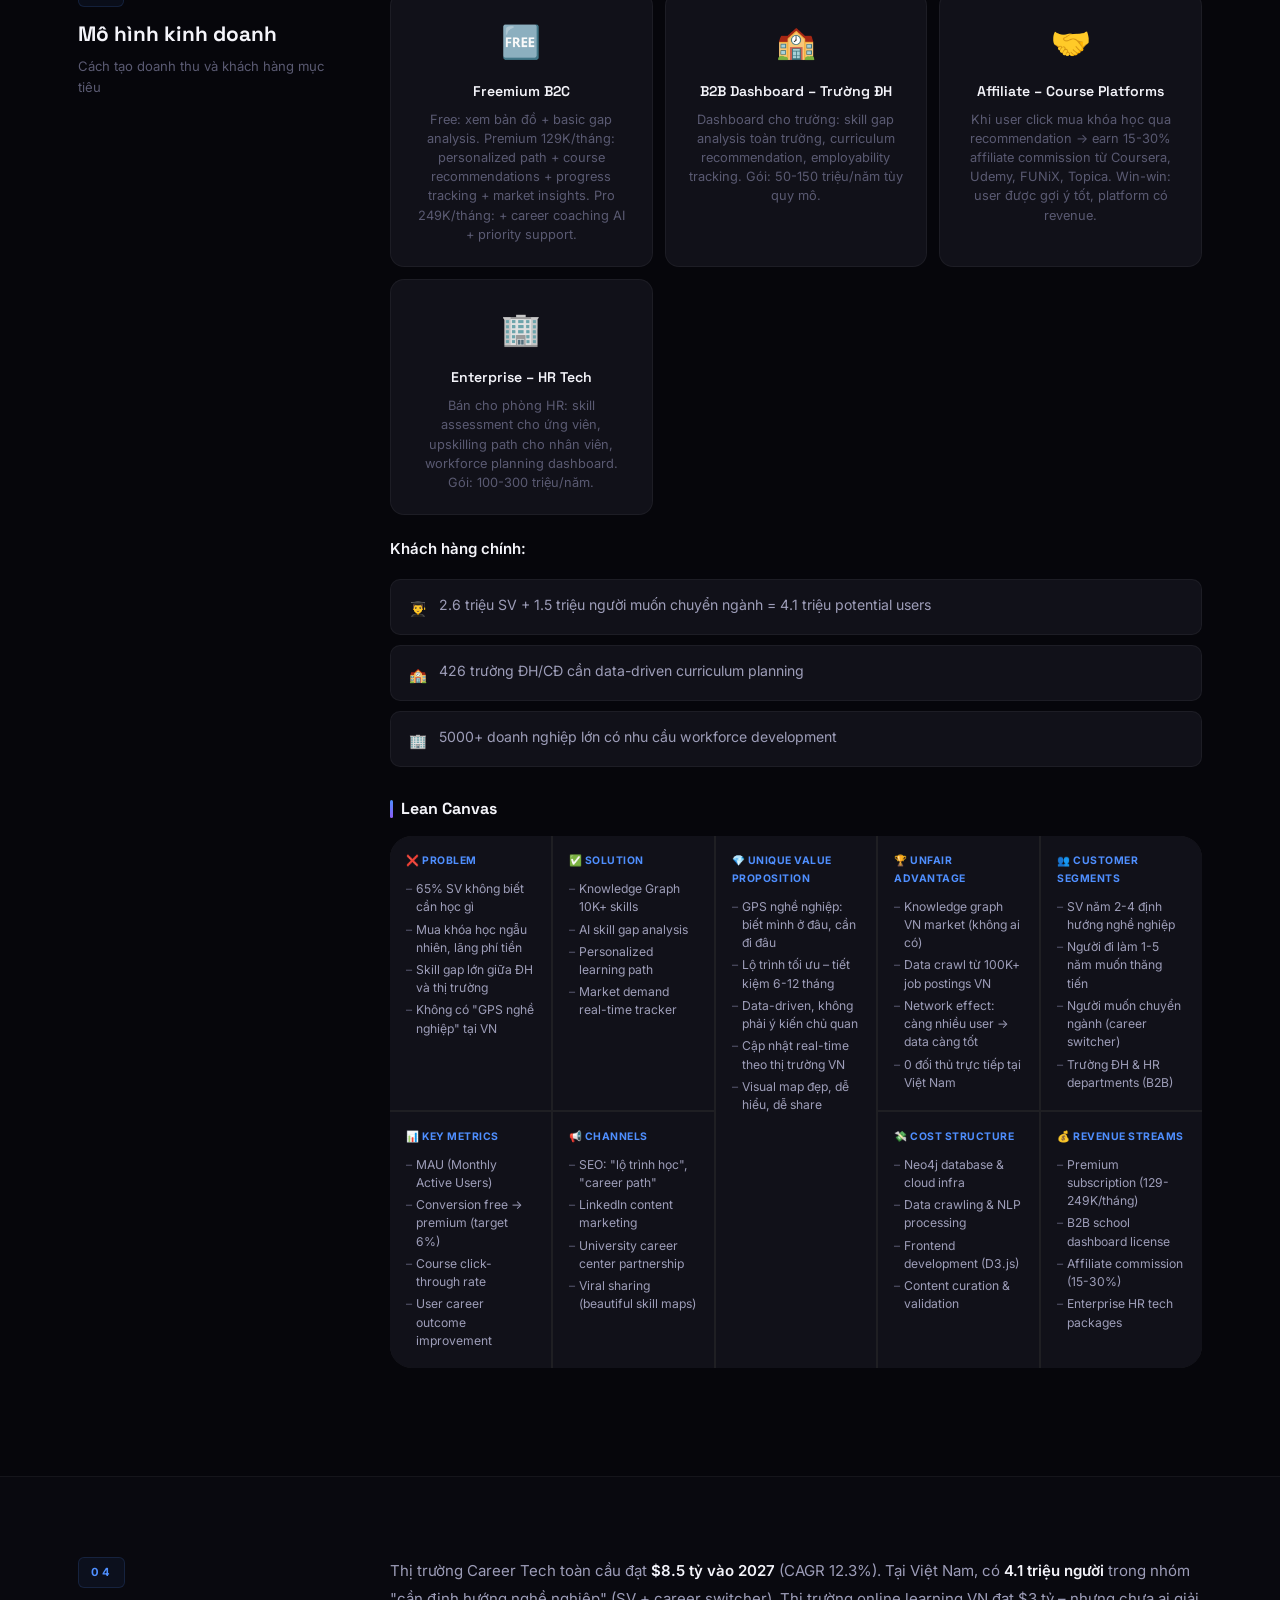
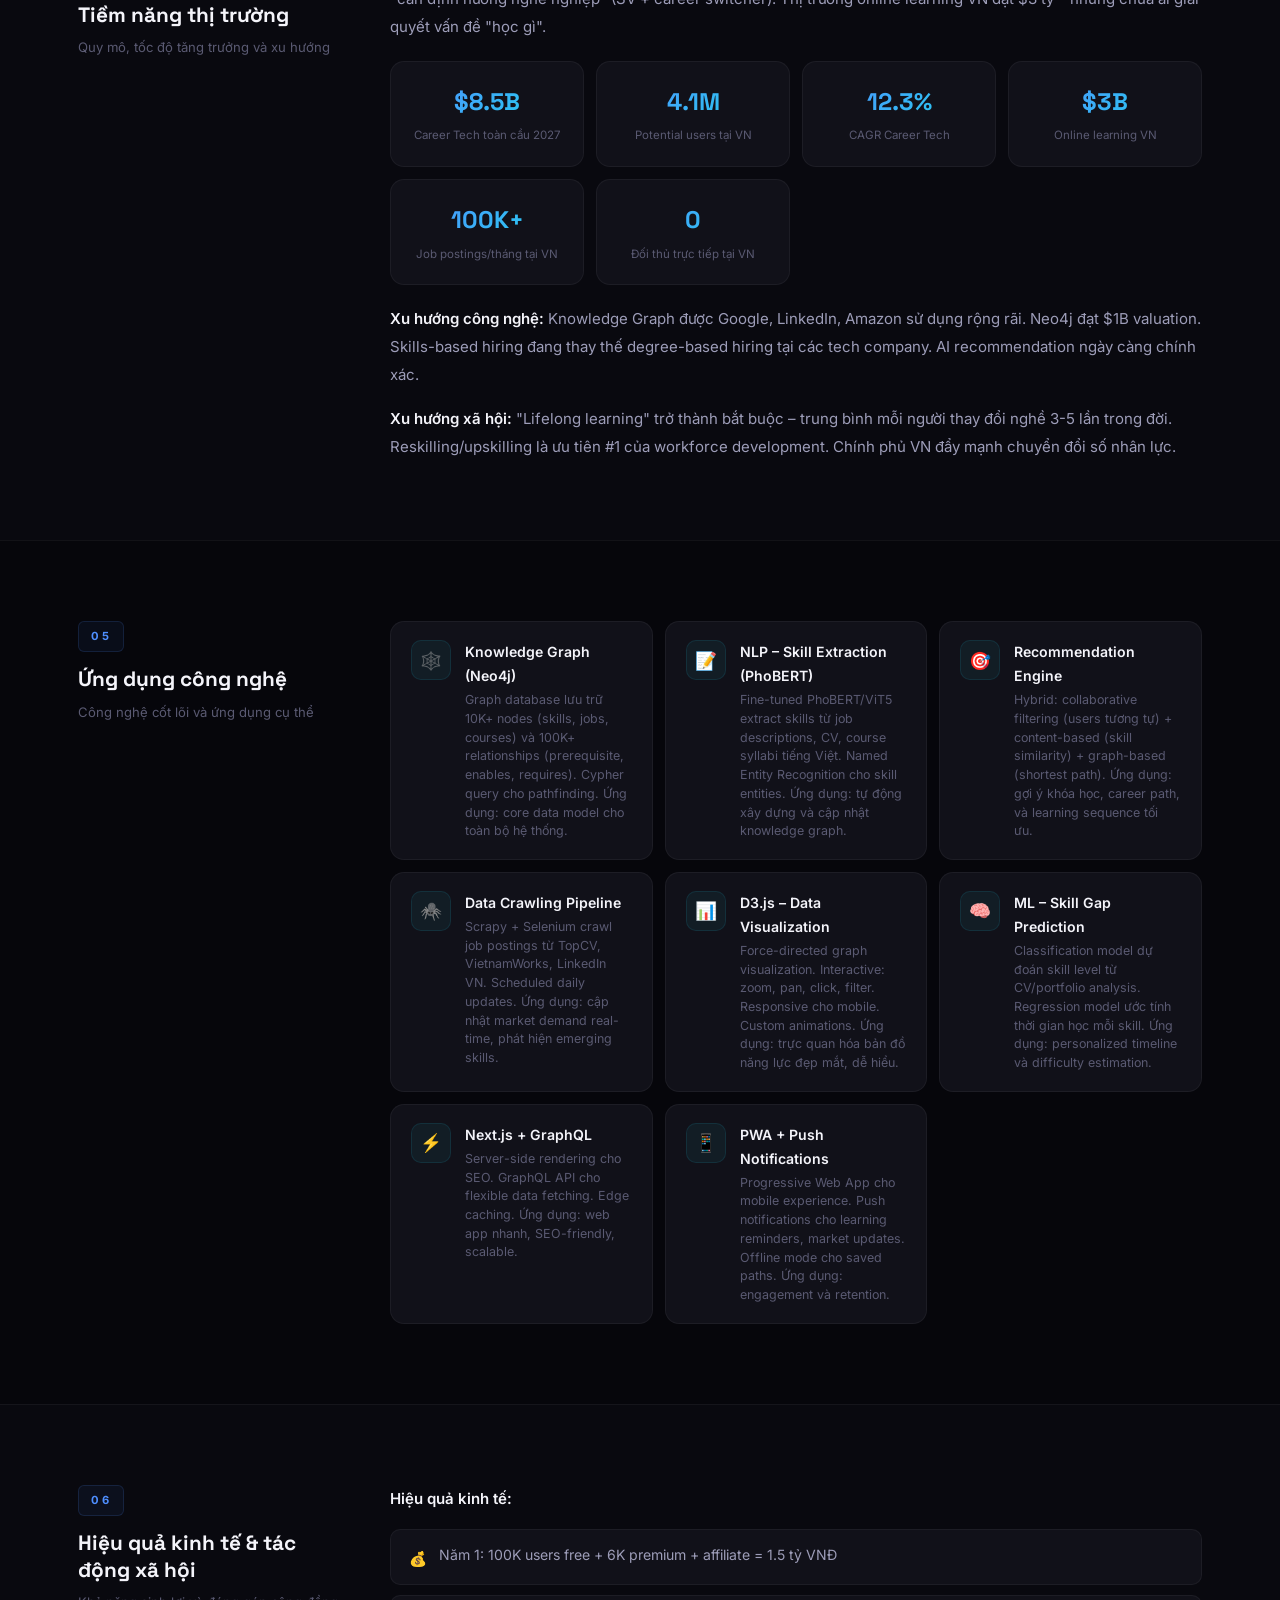
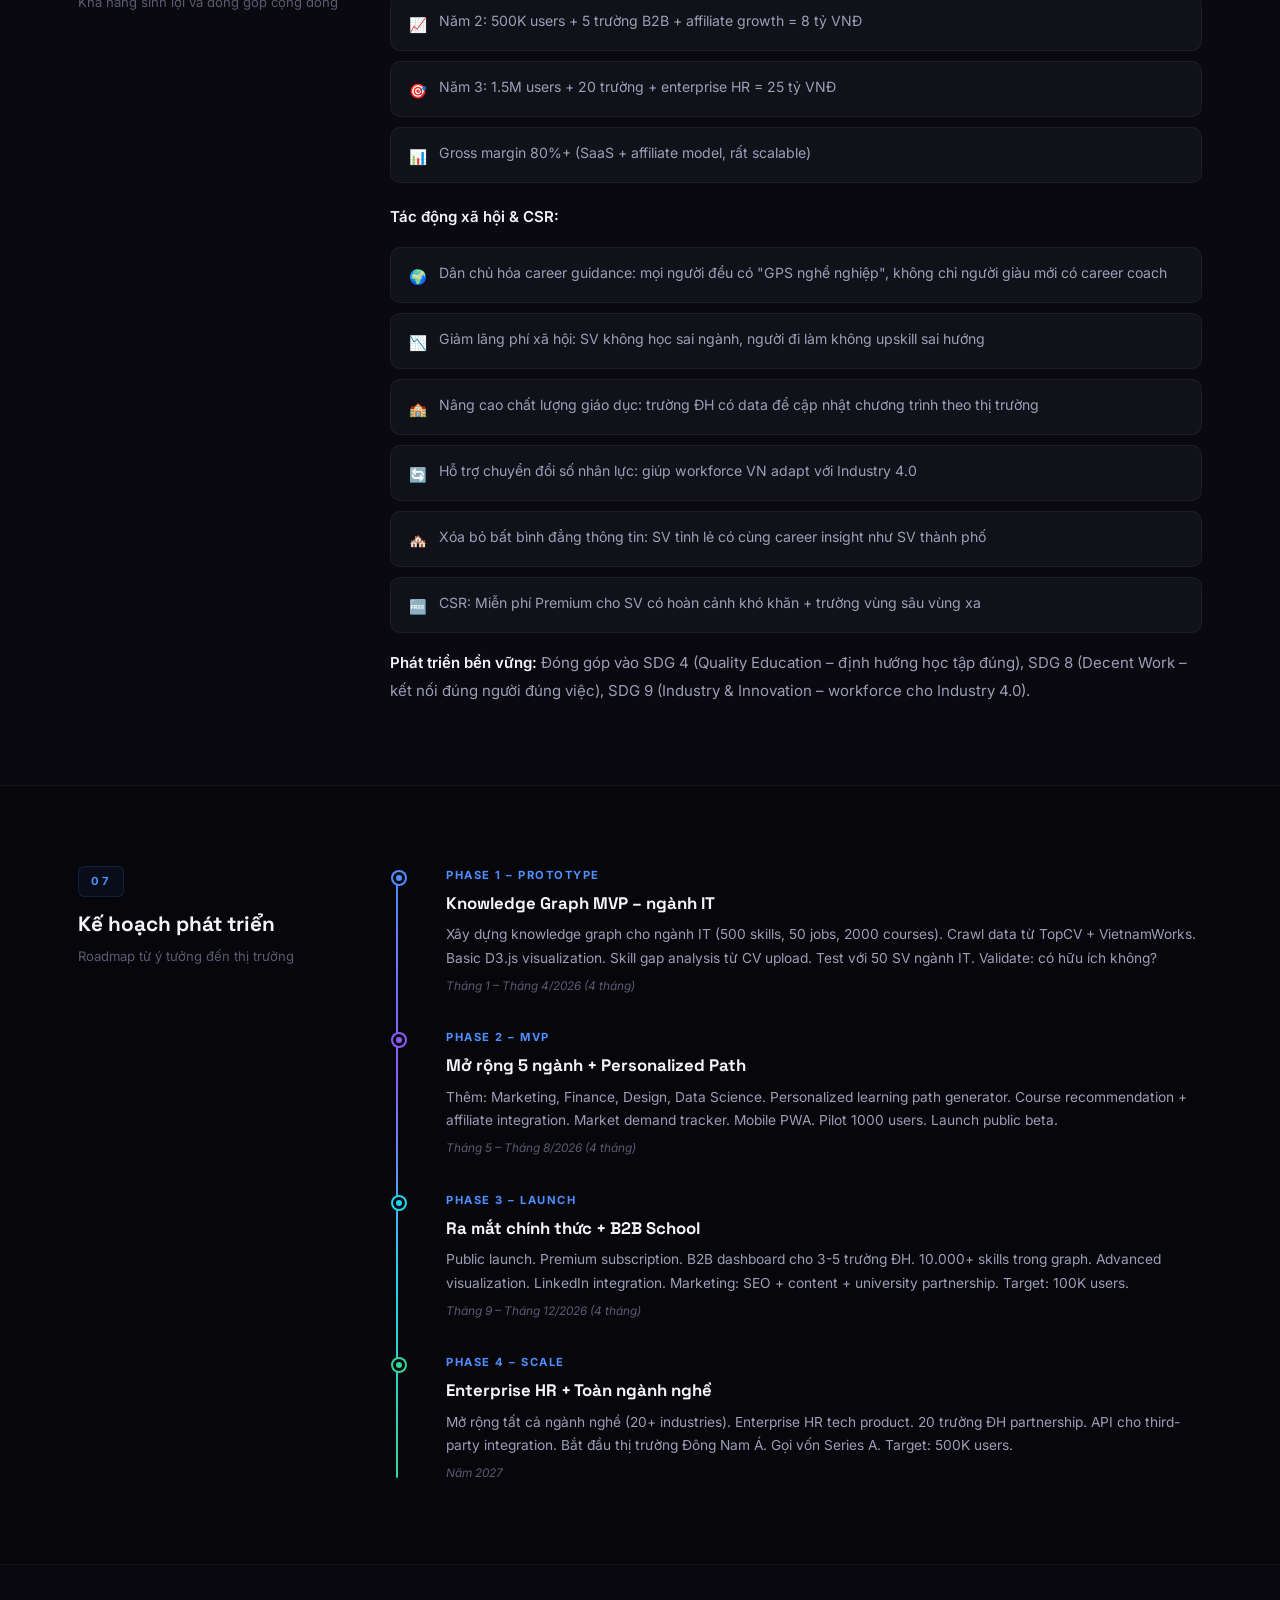
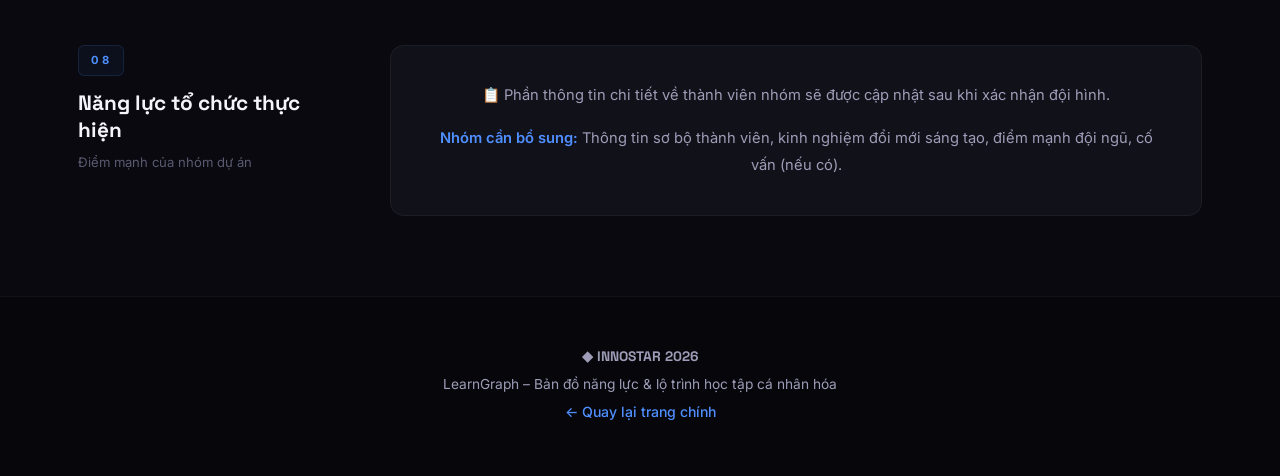
<file: projects/learngraph.html>
<!doctype html>
<html lang="vi">
  <head>
    <meta charset="UTF-8" />
    <meta name="viewport" content="width=device-width, initial-scale=1.0" />
    <title>LearnGraph – INNOSTAR 2026</title>
    <link rel="preconnect" href="https://fonts.googleapis.com" />
    <link rel="preconnect" href="https://fonts.gstatic.com" crossorigin />
    <link
      href="https://fonts.googleapis.com/css2?family=Space+Grotesk:wght@300;400;500;600;700&family=Inter:wght@300;400;500;600;700;800&display=swap"
      rel="stylesheet"
    />
    <link rel="stylesheet" href="../css/main.css" />
    <link rel="stylesheet" href="../css/project.css" />
  </head>
  <body>
    <div class="bg-grid"></div>
    <div class="bg-gradient"></div>
    <div class="cursor-glow" id="cursorGlow"></div>

    <nav class="nav scrolled" id="nav">
      <div class="nav-inner container">
        <a href="../index.html" class="nav-brand">
          <svg
            class="brand-logo"
            width="28"
            height="28"
            viewBox="0 0 28 28"
            fill="none"
          >
            <path
              d="M14 2L2 8.5V19.5L14 26L26 19.5V8.5L14 2Z"
              stroke="url(#g1)"
              stroke-width="2"
            />
            <path d="M14 10L8 13V19L14 22L20 19V13L14 10Z" fill="url(#g1)" />
            <defs>
              <linearGradient id="g1" x1="2" y1="2" x2="26" y2="26">
                <stop stop-color="#4f8fff" />
                <stop offset="1" stop-color="#8b5cf6" />
              </linearGradient>
            </defs>
          </svg>
          <span>INNOSTAR 2026</span>
        </a>
        <div class="nav-links">
          <a href="#problem">Vấn đề</a>
          <a href="#solution">Giải pháp</a>
          <a href="#business">Kinh doanh</a>
          <a href="#tech">Công nghệ</a>
          <a href="#roadmap">Roadmap</a>
        </div>
      </div>
    </nav>

    <!-- Hero -->
    <section class="project-hero">
      <div class="hero-floating">
        <div class="float-shape shape-1"></div>
        <div class="float-shape shape-2"></div>
        <div class="float-shape shape-3"></div>
      </div>
      <div class="container project-hero-content">
        <a href="../index.html" class="back-link" data-animate="fade-up">
          <svg width="16" height="16" viewBox="0 0 16 16" fill="none">
            <path
              d="M10 12L6 8l4-4"
              stroke="currentColor"
              stroke-width="2"
              stroke-linecap="round"
            />
          </svg>
          Quay lại tất cả đề tài
        </a>
        <div class="badge-row" data-animate="fade-up" data-delay="50">
          <span class="p-badge p-badge-blue">Giáo dục × Career</span>
          <span class="p-badge p-badge-green">Giai đoạn: Ý tưởng</span>
        </div>
        <h1 data-animate="fade-up" data-delay="100">🗺️ LearnGraph</h1>
        <p class="project-tagline" data-animate="fade-up" data-delay="150">
          Bản đồ năng lực & lộ trình học tập cá nhân hóa – Biết mình đang ở đâu,
          cần đi đâu, và đi bằng con đường nào.
        </p>
        <div class="quick-stats" data-animate="fade-up" data-delay="200">
          <div class="qs-item">
            <span class="qs-val">Freemium + B2B</span
            ><span class="qs-lbl">Mô hình</span>
          </div>
          <div class="qs-item">
            <span class="qs-val">Knowledge Graph</span
            ><span class="qs-lbl">Core Tech</span>
          </div>
          <div class="qs-item">
            <span class="qs-val">4.1M users</span
            ><span class="qs-lbl">Tiềm năng VN</span>
          </div>
          <div class="qs-item">
            <span class="qs-val">$8.5B</span
            ><span class="qs-lbl">Career Tech 2027</span>
          </div>
        </div>
      </div>
    </section>
  </body>
</html>

<!-- Tóm tắt -->
<section class="p-section">
  <div class="container">
    <div class="p-grid">
      <div class="p-sidebar">
        <span class="section-tag">Tổng quan</span>
        <h3>Tóm tắt dự án</h3>
        <p>Mô tả ngắn gọn về ý tưởng và mục tiêu</p>
      </div>
      <div class="p-content">
        <p>
          <strong>Sản phẩm:</strong> Nền tảng bản đồ năng lực (competency map)
          sử dụng Knowledge Graph để trực quan hóa mối quan hệ giữa kỹ năng,
          nghề nghiệp, và khóa học. AI phân tích profile người dùng và tạo lộ
          trình học tập cá nhân hóa từ vị trí hiện tại đến mục tiêu nghề nghiệp.
        </p>
        <p>
          <strong>Tóm tắt:</strong> LearnGraph giải quyết vấn đề "không biết học
          gì" của sinh viên và người đi làm. Thay vì chọn khóa học ngẫu nhiên,
          LearnGraph cho bạn thấy bức tranh toàn cảnh: bạn đang ở đâu trên bản
          đồ năng lực, nghề bạn muốn cần những gì, và con đường ngắn nhất để đến
          đó – với khóa học cụ thể, thời gian ước tính, và milestone rõ ràng.
        </p>
        <p>
          <strong>Mục tiêu lớn nhất:</strong> Mỗi người Việt Nam đều có một "GPS
          nghề nghiệp" – biết chính xác mình cần học gì, theo thứ tự nào, và mất
          bao lâu để đạt được mục tiêu career. Không còn lãng phí thời gian và
          tiền bạc cho những khóa học không cần thiết.
        </p>
      </div>
    </div>
  </div>
</section>

<!-- Vấn đề -->
<section id="problem" class="p-section">
  <div class="container">
    <div class="p-grid">
      <div class="p-sidebar">
        <span class="section-tag">01</span>
        <h3>Vấn đề cần giải quyết</h3>
        <p>Pain point thực tế trong định hướng nghề nghiệp & học tập</p>
      </div>
      <div class="p-content">
        <p>
          <strong>65% sinh viên Việt Nam</strong> không biết mình cần học thêm
          gì để có việc làm tốt sau tốt nghiệp. Họ chọn khóa học theo trend (ai
          cũng học Data Science, AI) mà không biết liệu nó có phù hợp với nền
          tảng và mục tiêu của mình không.
        </p>
        <p>
          Thị trường khóa học online bùng nổ với
          <strong>hàng nghìn lựa chọn</strong> (Coursera, Udemy, Topica,
          FUNiX...) nhưng không ai giúp người học biết: nên học gì trước, gì
          sau? Kỹ năng nào là prerequisite? Học xong rồi thì sao? Kết quả: người
          học mua 10 khóa, hoàn thành 2, áp dụng được 0.
        </p>
        <p>
          Doanh nghiệp tuyển dụng than phiền: <strong>80% ứng viên</strong> có
          certificate nhưng thiếu kỹ năng thực tế. Không có cách nào đánh giá
          "năng lực thật" vs "certificate collection". Trường ĐH không cập nhật
          chương trình kịp thị trường – skill gap ngày càng lớn.
        </p>
        <p>
          <strong>Tóm lại:</strong> Thiếu một hệ thống thông minh giúp người học
          nhìn thấy bức tranh toàn cảnh về năng lực, hiểu rõ gap giữa hiện tại
          và mục tiêu, và có lộ trình cụ thể để bridge gap đó. Hiện tại chưa có
          giải pháp nào tại Việt Nam.
        </p>
      </div>
    </div>
  </div>
</section>

<!-- Giải pháp + Value Proposition Canvas -->
<section id="solution" class="p-section">
  <div class="container">
    <div class="p-grid">
      <div class="p-sidebar">
        <span class="section-tag">02</span>
        <h3>Giải pháp sáng tạo</h3>
        <p>Tính đột phá và khác biệt so với thị trường</p>
      </div>
      <div class="p-content">
        <p>
          LearnGraph xây dựng một <strong>Knowledge Graph</strong> khổng lồ chứa
          mối quan hệ giữa 10.000+ kỹ năng, 500+ nghề nghiệp, và 50.000+ khóa
          học/tài nguyên. Sử dụng <strong>Neo4j</strong> +
          <strong>NLP</strong> để crawl và cấu trúc hóa dữ liệu từ job
          descriptions, course syllabi, và industry reports.
          <strong>D3.js</strong> trực quan hóa thành bản đồ tương tác đẹp mắt.
        </p>

        <div class="feat-grid">
          <div class="feat-card">
            <h4>🗺️ Interactive Competency Map</h4>
            <p>
              Bản đồ kỹ năng tương tác (D3.js force-directed graph). Zoom, pan,
              click để khám phá. Thấy rõ mối quan hệ prerequisite giữa các
              skill. Highlight path từ hiện tại → mục tiêu.
            </p>
          </div>
          <div class="feat-card">
            <h4>🎯 Skill Gap Analysis</h4>
            <p>
              AI phân tích profile (CV, LinkedIn, transcript) để xác định skill
              hiện tại. So sánh với yêu cầu nghề mục tiêu. Output: danh sách gap
              cụ thể + priority ranking.
            </p>
          </div>
          <div class="feat-card">
            <h4>📍 Personalized Learning Path</h4>
            <p>
              Thuật toán shortest path trên knowledge graph tìm lộ trình tối ưu.
              Xét: prerequisite, thời gian, budget, learning style. Output:
              step-by-step plan với timeline.
            </p>
          </div>
          <div class="feat-card">
            <h4>🔍 Course Recommendation</h4>
            <p>
              Gợi ý khóa học cụ thể cho từng skill cần học. So sánh: giá, thời
              lượng, rating, completion rate. Ưu tiên khóa học tiếng Việt và phù
              hợp thị trường VN.
            </p>
          </div>
          <div class="feat-card">
            <h4>📊 Market Demand Tracker</h4>
            <p>
              Crawl real-time job postings để cập nhật demand cho từng skill.
              Trend analysis: skill nào đang hot, skill nào đang giảm. Giúp
              người học đầu tư đúng hướng.
            </p>
          </div>
          <div class="feat-card">
            <h4>🏆 Progress Tracking & Validation</h4>
            <p>
              Theo dõi tiến độ học tập trên lộ trình. Skill assessment quiz để
              validate. Badge system cho mỗi milestone. Shareable profile cho
              nhà tuyển dụng.
            </p>
          </div>
        </div>

        <p style="margin-top: 20px">
          <strong>Khác biệt so với thị trường:</strong> LinkedIn Learning chỉ
          gợi ý khóa học generic. Coursera không có competency map. TopCV chỉ là
          job board. LearnGraph: knowledge graph + personalized path + market
          demand real-time + visual map + skill validation. Không có đối thủ
          trực tiếp tại VN.
        </p>

        <!-- Value Proposition Canvas -->
        <div class="canvas-section">
          <div class="canvas-title">Value Proposition Canvas</div>
          <div class="vpc">
            <div class="vpc-side">
              <div class="vpc-side-label">🎁 Value Map (Giá trị cung cấp)</div>
              <div class="vpc-block">
                <div class="vpc-block-title">Products & Services</div>
                <ul>
                  <li>
                    Bản đồ năng lực tương tác (knowledge graph visualization)
                  </li>
                  <li>AI skill gap analysis từ CV/LinkedIn</li>
                  <li>Personalized learning path generator</li>
                  <li>Course recommendation engine</li>
                  <li>Market demand tracker real-time</li>
                </ul>
              </div>
              <div class="vpc-block">
                <div class="vpc-block-title">Pain Relievers</div>
                <ul>
                  <li>Không còn "không biết học gì" – có lộ trình rõ ràng</li>
                  <li>Không lãng phí tiền cho khóa học không cần thiết</li>
                  <li>Biết chính xác gap giữa mình và job mục tiêu</li>
                  <li>Không bị overwhelm bởi quá nhiều lựa chọn</li>
                  <li>Cập nhật trend thị trường – không học skill lỗi thời</li>
                </ul>
              </div>
              <div class="vpc-block">
                <div class="vpc-block-title">Gain Creators</div>
                <ul>
                  <li>Tiết kiệm 6-12 tháng nhờ lộ trình tối ưu</li>
                  <li>Tự tin biết mình đang ở đâu trên career map</li>
                  <li>Portfolio skill được validate và shareable</li>
                  <li>Trường: data-driven curriculum update</li>
                </ul>
              </div>
            </div>
            <div class="vpc-side">
              <div class="vpc-side-label">👤 Customer Profile (Khách hàng)</div>
              <div class="vpc-block">
                <div class="vpc-block-title">Customer Jobs</div>
                <ul>
                  <li>SV: cần biết học gì để có việc tốt sau tốt nghiệp</li>
                  <li>
                    Người đi làm: cần upskill/reskill để thăng tiến hoặc chuyển
                    ngành
                  </li>
                  <li>Trường ĐH: cần cập nhật chương trình theo thị trường</li>
                  <li>HR: cần đánh giá năng lực ứng viên chính xác</li>
                </ul>
              </div>
              <div class="vpc-block">
                <div class="vpc-block-title">Pains (Nỗi đau)</div>
                <ul>
                  <li>Không biết mình thiếu gì, cần học gì</li>
                  <li>Mua nhiều khóa học nhưng không áp dụng được</li>
                  <li>Chương trình ĐH lạc hậu so với thị trường</li>
                  <li>Không biết skill nào đang có demand cao</li>
                  <li>Certificate nhiều nhưng năng lực thật không rõ</li>
                </ul>
              </div>
              <div class="vpc-block">
                <div class="vpc-block-title">Gains (Kỳ vọng)</div>
                <ul>
                  <li>Có lộ trình rõ ràng từ A đến B</li>
                  <li>Đầu tư đúng skill, đúng thời điểm</li>
                  <li>Nhìn thấy tiến bộ rõ ràng theo thời gian</li>
                  <li>Được thị trường công nhận năng lực</li>
                  <li>Chuyển ngành/thăng tiến nhanh hơn</li>
                </ul>
              </div>
            </div>
          </div>
        </div>
      </div>
    </div>
  </div>
</section>

<!-- Mô hình kinh doanh + Lean Canvas -->
<section id="business" class="p-section">
  <div class="container">
    <div class="p-grid">
      <div class="p-sidebar">
        <span class="section-tag">03</span>
        <h3>Mô hình kinh doanh</h3>
        <p>Cách tạo doanh thu và khách hàng mục tiêu</p>
      </div>
      <div class="p-content">
        <div class="biz-grid">
          <div class="biz-card">
            <div class="biz-icon">🆓</div>
            <div class="biz-title">Freemium B2C</div>
            <div class="biz-desc">
              Free: xem bản đồ + basic gap analysis. Premium 129K/tháng:
              personalized path + course recommendations + progress tracking +
              market insights. Pro 249K/tháng: + career coaching AI + priority
              support.
            </div>
          </div>
          <div class="biz-card">
            <div class="biz-icon">🏫</div>
            <div class="biz-title">B2B Dashboard – Trường ĐH</div>
            <div class="biz-desc">
              Dashboard cho trường: skill gap analysis toàn trường, curriculum
              recommendation, employability tracking. Gói: 50-150 triệu/năm tùy
              quy mô.
            </div>
          </div>
          <div class="biz-card">
            <div class="biz-icon">🤝</div>
            <div class="biz-title">Affiliate – Course Platforms</div>
            <div class="biz-desc">
              Khi user click mua khóa học qua recommendation → earn 15-30%
              affiliate commission từ Coursera, Udemy, FUNiX, Topica. Win-win:
              user được gợi ý tốt, platform có revenue.
            </div>
          </div>
          <div class="biz-card">
            <div class="biz-icon">🏢</div>
            <div class="biz-title">Enterprise – HR Tech</div>
            <div class="biz-desc">
              Bán cho phòng HR: skill assessment cho ứng viên, upskilling path
              cho nhân viên, workforce planning dashboard. Gói: 100-300
              triệu/năm.
            </div>
          </div>
        </div>

        <p style="margin-top: 20px"><strong>Khách hàng chính:</strong></p>
        <ul class="impact-list">
          <li>
            <span class="il-icon">👨‍🎓</span> 2.6 triệu SV + 1.5 triệu người muốn
            chuyển ngành = 4.1 triệu potential users
          </li>
          <li>
            <span class="il-icon">🏫</span> 426 trường ĐH/CĐ cần data-driven
            curriculum planning
          </li>
          <li>
            <span class="il-icon">🏢</span> 5000+ doanh nghiệp lớn có nhu cầu
            workforce development
          </li>
        </ul>

        <!-- Lean Canvas -->
        <div class="canvas-section">
          <div class="canvas-title">Lean Canvas</div>
          <div class="lean-canvas">
            <div class="lc-cell lc-problem">
              <div class="lc-label">❌ Problem</div>
              <ul>
                <li>65% SV không biết cần học gì</li>
                <li>Mua khóa học ngẫu nhiên, lãng phí tiền</li>
                <li>Skill gap lớn giữa ĐH và thị trường</li>
                <li>Không có "GPS nghề nghiệp" tại VN</li>
              </ul>
            </div>
            <div class="lc-cell lc-solution">
              <div class="lc-label">✅ Solution</div>
              <ul>
                <li>Knowledge Graph 10K+ skills</li>
                <li>AI skill gap analysis</li>
                <li>Personalized learning path</li>
                <li>Market demand real-time tracker</li>
              </ul>
            </div>
            <div class="lc-cell lc-uvp">
              <div class="lc-label">💎 Unique Value Proposition</div>
              <ul>
                <li>GPS nghề nghiệp: biết mình ở đâu, cần đi đâu</li>
                <li>Lộ trình tối ưu – tiết kiệm 6-12 tháng</li>
                <li>Data-driven, không phải ý kiến chủ quan</li>
                <li>Cập nhật real-time theo thị trường VN</li>
                <li>Visual map đẹp, dễ hiểu, dễ share</li>
              </ul>
            </div>
            <div class="lc-cell lc-advantage">
              <div class="lc-label">🏆 Unfair Advantage</div>
              <ul>
                <li>Knowledge graph VN market (không ai có)</li>
                <li>Data crawl từ 100K+ job postings VN</li>
                <li>Network effect: càng nhiều user → data càng tốt</li>
                <li>0 đối thủ trực tiếp tại Việt Nam</li>
              </ul>
            </div>
            <div class="lc-cell lc-segments">
              <div class="lc-label">👥 Customer Segments</div>
              <ul>
                <li>SV năm 2-4 định hướng nghề nghiệp</li>
                <li>Người đi làm 1-5 năm muốn thăng tiến</li>
                <li>Người muốn chuyển ngành (career switcher)</li>
                <li>Trường ĐH & HR departments (B2B)</li>
              </ul>
            </div>
            <div class="lc-cell lc-metrics">
              <div class="lc-label">📊 Key Metrics</div>
              <ul>
                <li>MAU (Monthly Active Users)</li>
                <li>Conversion free → premium (target 6%)</li>
                <li>Course click-through rate</li>
                <li>User career outcome improvement</li>
              </ul>
            </div>
            <div class="lc-cell lc-channels">
              <div class="lc-label">📢 Channels</div>
              <ul>
                <li>SEO: "lộ trình học", "career path"</li>
                <li>LinkedIn content marketing</li>
                <li>University career center partnership</li>
                <li>Viral sharing (beautiful skill maps)</li>
              </ul>
            </div>
            <div class="lc-cell lc-cost">
              <div class="lc-label">💸 Cost Structure</div>
              <ul>
                <li>Neo4j database & cloud infra</li>
                <li>Data crawling & NLP processing</li>
                <li>Frontend development (D3.js)</li>
                <li>Content curation & validation</li>
              </ul>
            </div>
            <div class="lc-cell lc-revenue">
              <div class="lc-label">💰 Revenue Streams</div>
              <ul>
                <li>Premium subscription (129-249K/tháng)</li>
                <li>B2B school dashboard license</li>
                <li>Affiliate commission (15-30%)</li>
                <li>Enterprise HR tech packages</li>
              </ul>
            </div>
          </div>
        </div>
      </div>
    </div>
  </div>
</section>

<!-- Tiềm năng thị trường -->
<section class="p-section">
  <div class="container">
    <div class="p-grid">
      <div class="p-sidebar">
        <span class="section-tag">04</span>
        <h3>Tiềm năng thị trường</h3>
        <p>Quy mô, tốc độ tăng trưởng và xu hướng</p>
      </div>
      <div class="p-content">
        <p>
          Thị trường Career Tech toàn cầu đạt
          <strong>$8.5 tỷ vào 2027</strong> (CAGR 12.3%). Tại Việt Nam, có
          <strong>4.1 triệu người</strong> trong nhóm "cần định hướng nghề
          nghiệp" (SV + career switcher). Thị trường online learning VN đạt $3
          tỷ – nhưng chưa ai giải quyết vấn đề "học gì".
        </p>
        <div class="market-grid">
          <div class="market-card">
            <div class="market-val">$8.5B</div>
            <div class="market-lbl">Career Tech toàn cầu 2027</div>
          </div>
          <div class="market-card">
            <div class="market-val">4.1M</div>
            <div class="market-lbl">Potential users tại VN</div>
          </div>
          <div class="market-card">
            <div class="market-val">12.3%</div>
            <div class="market-lbl">CAGR Career Tech</div>
          </div>
          <div class="market-card">
            <div class="market-val">$3B</div>
            <div class="market-lbl">Online learning VN</div>
          </div>
          <div class="market-card">
            <div class="market-val">100K+</div>
            <div class="market-lbl">Job postings/tháng tại VN</div>
          </div>
          <div class="market-card">
            <div class="market-val">0</div>
            <div class="market-lbl">Đối thủ trực tiếp tại VN</div>
          </div>
        </div>
        <p style="margin-top: 16px">
          <strong>Xu hướng công nghệ:</strong> Knowledge Graph được Google,
          LinkedIn, Amazon sử dụng rộng rãi. Neo4j đạt $1B valuation.
          Skills-based hiring đang thay thế degree-based hiring tại các tech
          company. AI recommendation ngày càng chính xác.
        </p>
        <p>
          <strong>Xu hướng xã hội:</strong> "Lifelong learning" trở thành bắt
          buộc – trung bình mỗi người thay đổi nghề 3-5 lần trong đời.
          Reskilling/upskilling là ưu tiên #1 của workforce development. Chính
          phủ VN đẩy mạnh chuyển đổi số nhân lực.
        </p>
      </div>
    </div>
  </div>
</section>

<!-- Công nghệ -->
<section id="tech" class="p-section">
  <div class="container">
    <div class="p-grid">
      <div class="p-sidebar">
        <span class="section-tag">05</span>
        <h3>Ứng dụng công nghệ</h3>
        <p>Công nghệ cốt lõi và ứng dụng cụ thể</p>
      </div>
      <div class="p-content">
        <div class="tech-grid">
          <div class="tech-item">
            <div class="tech-icon">🕸️</div>
            <div>
              <div class="tech-name">Knowledge Graph (Neo4j)</div>
              <div class="tech-desc">
                Graph database lưu trữ 10K+ nodes (skills, jobs, courses) và
                100K+ relationships (prerequisite, enables, requires). Cypher
                query cho pathfinding. Ứng dụng: core data model cho toàn bộ hệ
                thống.
              </div>
            </div>
          </div>
          <div class="tech-item">
            <div class="tech-icon">📝</div>
            <div>
              <div class="tech-name">NLP – Skill Extraction (PhoBERT)</div>
              <div class="tech-desc">
                Fine-tuned PhoBERT/ViT5 extract skills từ job descriptions, CV,
                course syllabi tiếng Việt. Named Entity Recognition cho skill
                entities. Ứng dụng: tự động xây dựng và cập nhật knowledge
                graph.
              </div>
            </div>
          </div>
          <div class="tech-item">
            <div class="tech-icon">🎯</div>
            <div>
              <div class="tech-name">Recommendation Engine</div>
              <div class="tech-desc">
                Hybrid: collaborative filtering (users tương tự) + content-based
                (skill similarity) + graph-based (shortest path). Ứng dụng: gợi
                ý khóa học, career path, và learning sequence tối ưu.
              </div>
            </div>
          </div>
          <div class="tech-item">
            <div class="tech-icon">🕷️</div>
            <div>
              <div class="tech-name">Data Crawling Pipeline</div>
              <div class="tech-desc">
                Scrapy + Selenium crawl job postings từ TopCV, VietnamWorks,
                LinkedIn VN. Scheduled daily updates. Ứng dụng: cập nhật market
                demand real-time, phát hiện emerging skills.
              </div>
            </div>
          </div>
          <div class="tech-item">
            <div class="tech-icon">📊</div>
            <div>
              <div class="tech-name">D3.js – Data Visualization</div>
              <div class="tech-desc">
                Force-directed graph visualization. Interactive: zoom, pan,
                click, filter. Responsive cho mobile. Custom animations. Ứng
                dụng: trực quan hóa bản đồ năng lực đẹp mắt, dễ hiểu.
              </div>
            </div>
          </div>
          <div class="tech-item">
            <div class="tech-icon">🧠</div>
            <div>
              <div class="tech-name">ML – Skill Gap Prediction</div>
              <div class="tech-desc">
                Classification model dự đoán skill level từ CV/portfolio
                analysis. Regression model ước tính thời gian học mỗi skill. Ứng
                dụng: personalized timeline và difficulty estimation.
              </div>
            </div>
          </div>
          <div class="tech-item">
            <div class="tech-icon">⚡</div>
            <div>
              <div class="tech-name">Next.js + GraphQL</div>
              <div class="tech-desc">
                Server-side rendering cho SEO. GraphQL API cho flexible data
                fetching. Edge caching. Ứng dụng: web app nhanh, SEO-friendly,
                scalable.
              </div>
            </div>
          </div>
          <div class="tech-item">
            <div class="tech-icon">📱</div>
            <div>
              <div class="tech-name">PWA + Push Notifications</div>
              <div class="tech-desc">
                Progressive Web App cho mobile experience. Push notifications
                cho learning reminders, market updates. Offline mode cho saved
                paths. Ứng dụng: engagement và retention.
              </div>
            </div>
          </div>
        </div>
      </div>
    </div>
  </div>
</section>

    <!-- Hiệu quả kinh tế & tác động xã hội -->
    <section class="p-section">
      <div class="container">
        <div class="p-grid">
          <div class="p-sidebar"><span class="section-tag">06</span><h3>Hiệu quả kinh tế & tác động xã hội</h3><p>Khả năng sinh lợi và đóng góp cộng đồng</p></div>
          <div class="p-content">
            <p><strong>Hiệu quả kinh tế:</strong></p>
            <ul class="impact-list">
              <li><span class="il-icon">💰</span> Năm 1: 100K users free + 6K premium + affiliate = 1.5 tỷ VNĐ</li>
              <li><span class="il-icon">📈</span> Năm 2: 500K users + 5 trường B2B + affiliate growth = 8 tỷ VNĐ</li>
              <li><span class="il-icon">🎯</span> Năm 3: 1.5M users + 20 trường + enterprise HR = 25 tỷ VNĐ</li>
              <li><span class="il-icon">📊</span> Gross margin 80%+ (SaaS + affiliate model, rất scalable)</li>
            </ul>
            <p style="margin-top:20px"><strong>Tác động xã hội & CSR:</strong></p>
            <ul class="impact-list">
              <li><span class="il-icon">🌍</span> Dân chủ hóa career guidance: mọi người đều có "GPS nghề nghiệp", không chỉ người giàu mới có career coach</li>
              <li><span class="il-icon">📉</span> Giảm lãng phí xã hội: SV không học sai ngành, người đi làm không upskill sai hướng</li>
              <li><span class="il-icon">🏫</span> Nâng cao chất lượng giáo dục: trường ĐH có data để cập nhật chương trình theo thị trường</li>
              <li><span class="il-icon">🔄</span> Hỗ trợ chuyển đổi số nhân lực: giúp workforce VN adapt với Industry 4.0</li>
              <li><span class="il-icon">🏘️</span> Xóa bỏ bất bình đẳng thông tin: SV tỉnh lẻ có cùng career insight như SV thành phố</li>
              <li><span class="il-icon">🆓</span> CSR: Miễn phí Premium cho SV có hoàn cảnh khó khăn + trường vùng sâu vùng xa</li>
            </ul>
            <p style="margin-top:16px"><strong>Phát triển bền vững:</strong> Đóng góp vào SDG 4 (Quality Education – định hướng học tập đúng), SDG 8 (Decent Work – kết nối đúng người đúng việc), SDG 9 (Industry & Innovation – workforce cho Industry 4.0).</p>
          </div>
        </div>
      </div>
    </section>

    <!-- Roadmap -->
    <section id="roadmap" class="p-section">
      <div class="container">
        <div class="p-grid">
          <div class="p-sidebar"><span class="section-tag">07</span><h3>Kế hoạch phát triển</h3><p>Roadmap từ ý tưởng đến thị trường</p></div>
          <div class="p-content">
            <div class="roadmap">
              <div class="rm-item">
                <div class="rm-phase">Phase 1 – Prototype</div>
                <div class="rm-title">Knowledge Graph MVP – ngành IT</div>
                <div class="rm-desc">Xây dựng knowledge graph cho ngành IT (500 skills, 50 jobs, 2000 courses). Crawl data từ TopCV + VietnamWorks. Basic D3.js visualization. Skill gap analysis từ CV upload. Test với 50 SV ngành IT. Validate: có hữu ích không?</div>
                <div class="rm-time">Tháng 1 – Tháng 4/2026 (4 tháng)</div>
              </div>
              <div class="rm-item">
                <div class="rm-phase">Phase 2 – MVP</div>
                <div class="rm-title">Mở rộng 5 ngành + Personalized Path</div>
                <div class="rm-desc">Thêm: Marketing, Finance, Design, Data Science. Personalized learning path generator. Course recommendation + affiliate integration. Market demand tracker. Mobile PWA. Pilot 1000 users. Launch public beta.</div>
                <div class="rm-time">Tháng 5 – Tháng 8/2026 (4 tháng)</div>
              </div>
              <div class="rm-item">
                <div class="rm-phase">Phase 3 – Launch</div>
                <div class="rm-title">Ra mắt chính thức + B2B School</div>
                <div class="rm-desc">Public launch. Premium subscription. B2B dashboard cho 3-5 trường ĐH. 10.000+ skills trong graph. Advanced visualization. LinkedIn integration. Marketing: SEO + content + university partnership. Target: 100K users.</div>
                <div class="rm-time">Tháng 9 – Tháng 12/2026 (4 tháng)</div>
              </div>
              <div class="rm-item">
                <div class="rm-phase">Phase 4 – Scale</div>
                <div class="rm-title">Enterprise HR + Toàn ngành nghề</div>
                <div class="rm-desc">Mở rộng tất cả ngành nghề (20+ industries). Enterprise HR tech product. 20 trường ĐH partnership. API cho third-party integration. Bắt đầu thị trường Đông Nam Á. Gọi vốn Series A. Target: 500K users.</div>
                <div class="rm-time">Năm 2027</div>
              </div>
            </div>
          </div>
        </div>
      </div>
    </section>

    <!-- Năng lực nhóm -->
    <section class="p-section">
      <div class="container">
        <div class="p-grid">
          <div class="p-sidebar"><span class="section-tag">08</span><h3>Năng lực tổ chức thực hiện</h3><p>Điểm mạnh của nhóm dự án</p></div>
          <div class="p-content">
            <div class="team-placeholder">
              <p>📋 Phần thông tin chi tiết về thành viên nhóm sẽ được cập nhật sau khi xác nhận đội hình.</p>
              <p style="margin-top:12px"><span class="hl">Nhóm cần bổ sung:</span> Thông tin sơ bộ thành viên, kinh nghiệm đổi mới sáng tạo, điểm mạnh đội ngũ, cố vấn (nếu có).</p>
            </div>
          </div>
        </div>
      </div>
    </section>

    <!-- Footer -->
    <footer class="p-footer">
      <div class="container">
        <p class="p-footer-brand">◆ INNOSTAR 2026</p>
        <p>LearnGraph – Bản đồ năng lực & lộ trình học tập cá nhân hóa</p>
        <p><a href="../index.html" class="p-footer-back">← Quay lại trang chính</a></p>
      </div>
    </footer>

    <script src="../js/main.js"></script>
  </body>
</html>
</file>
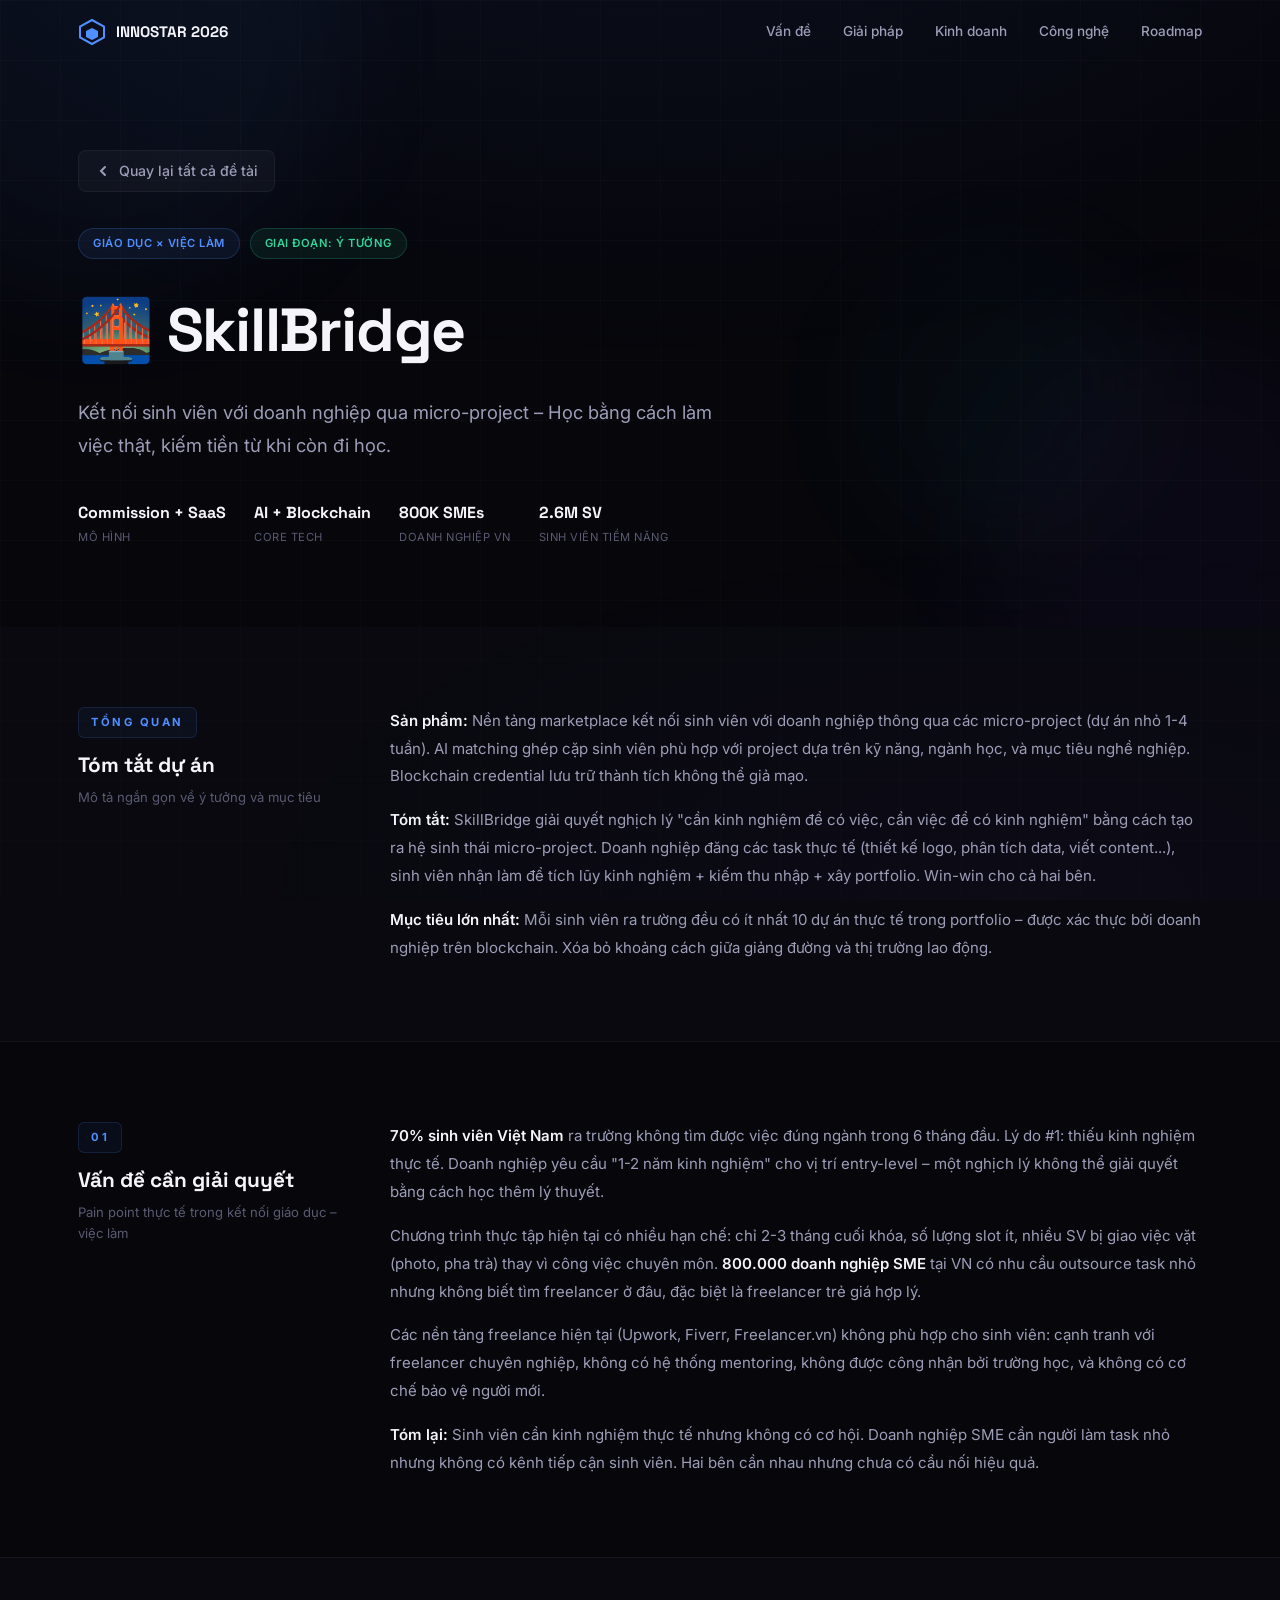
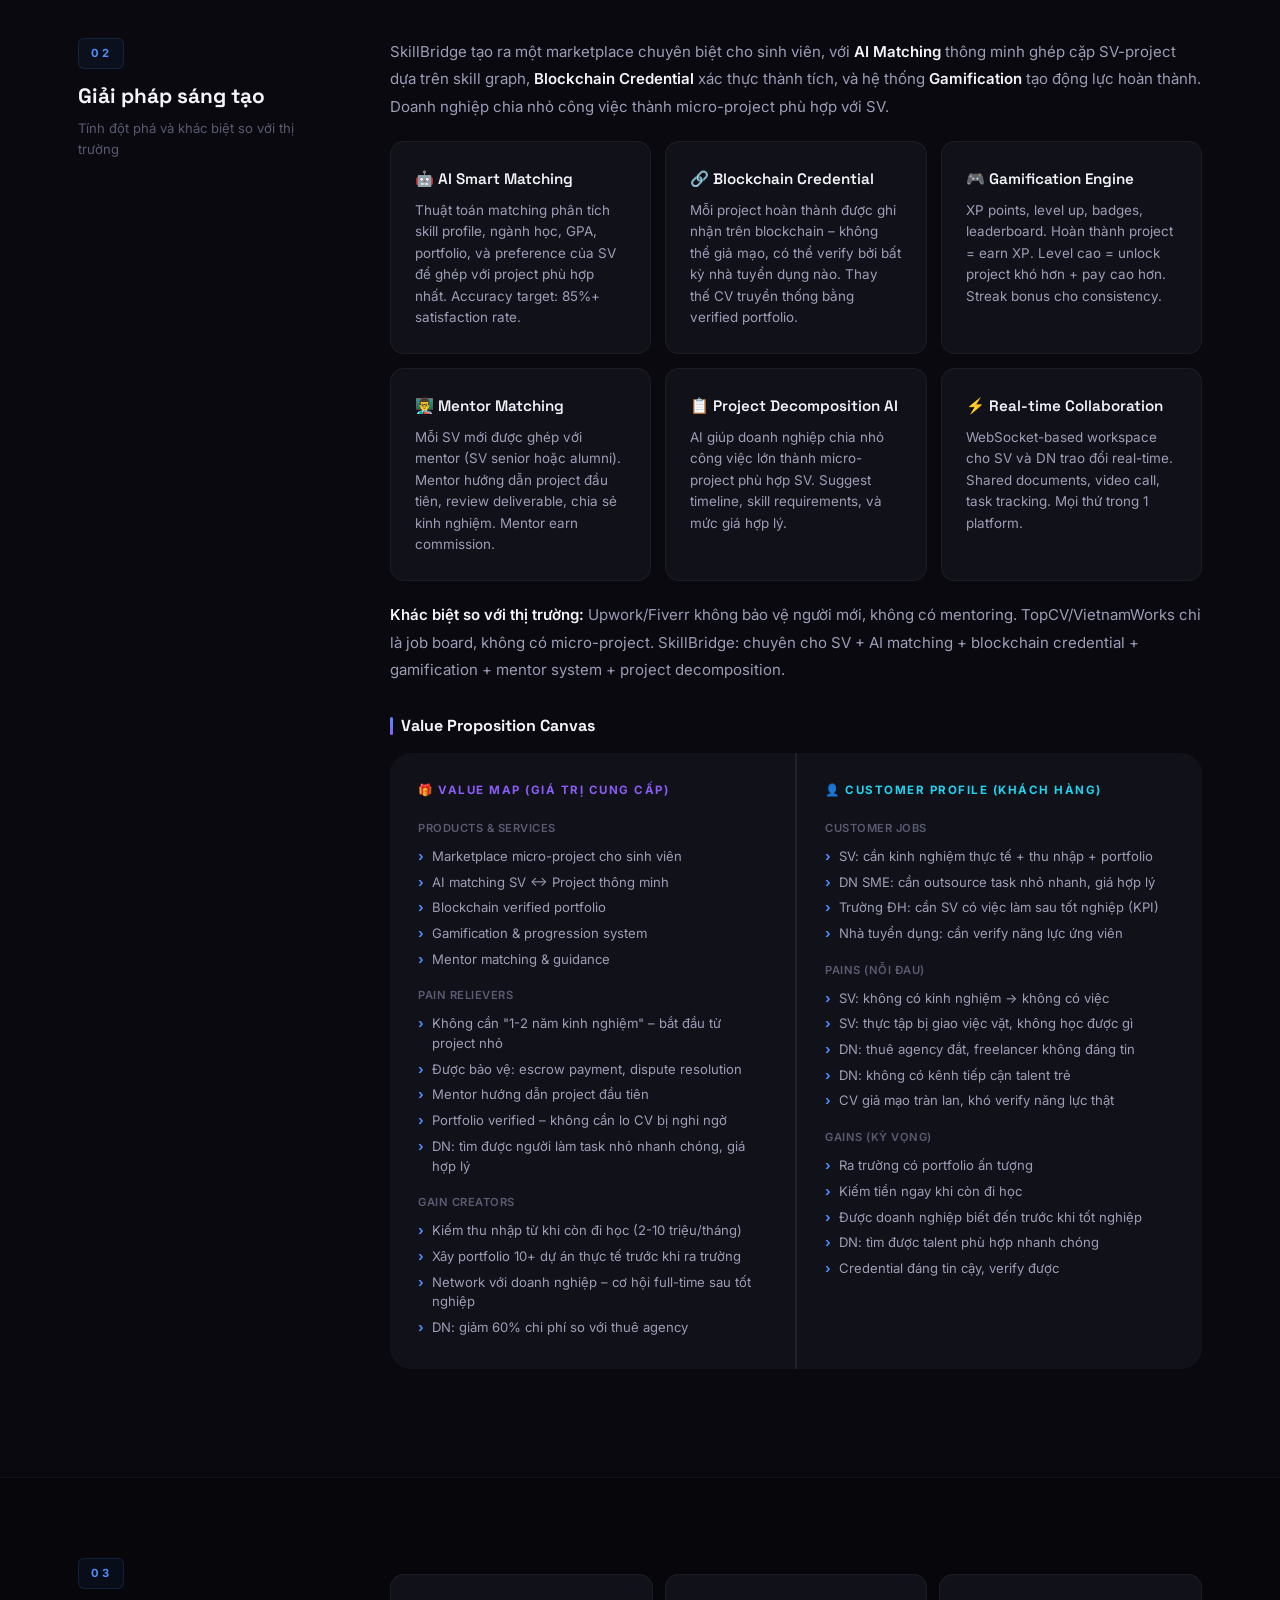
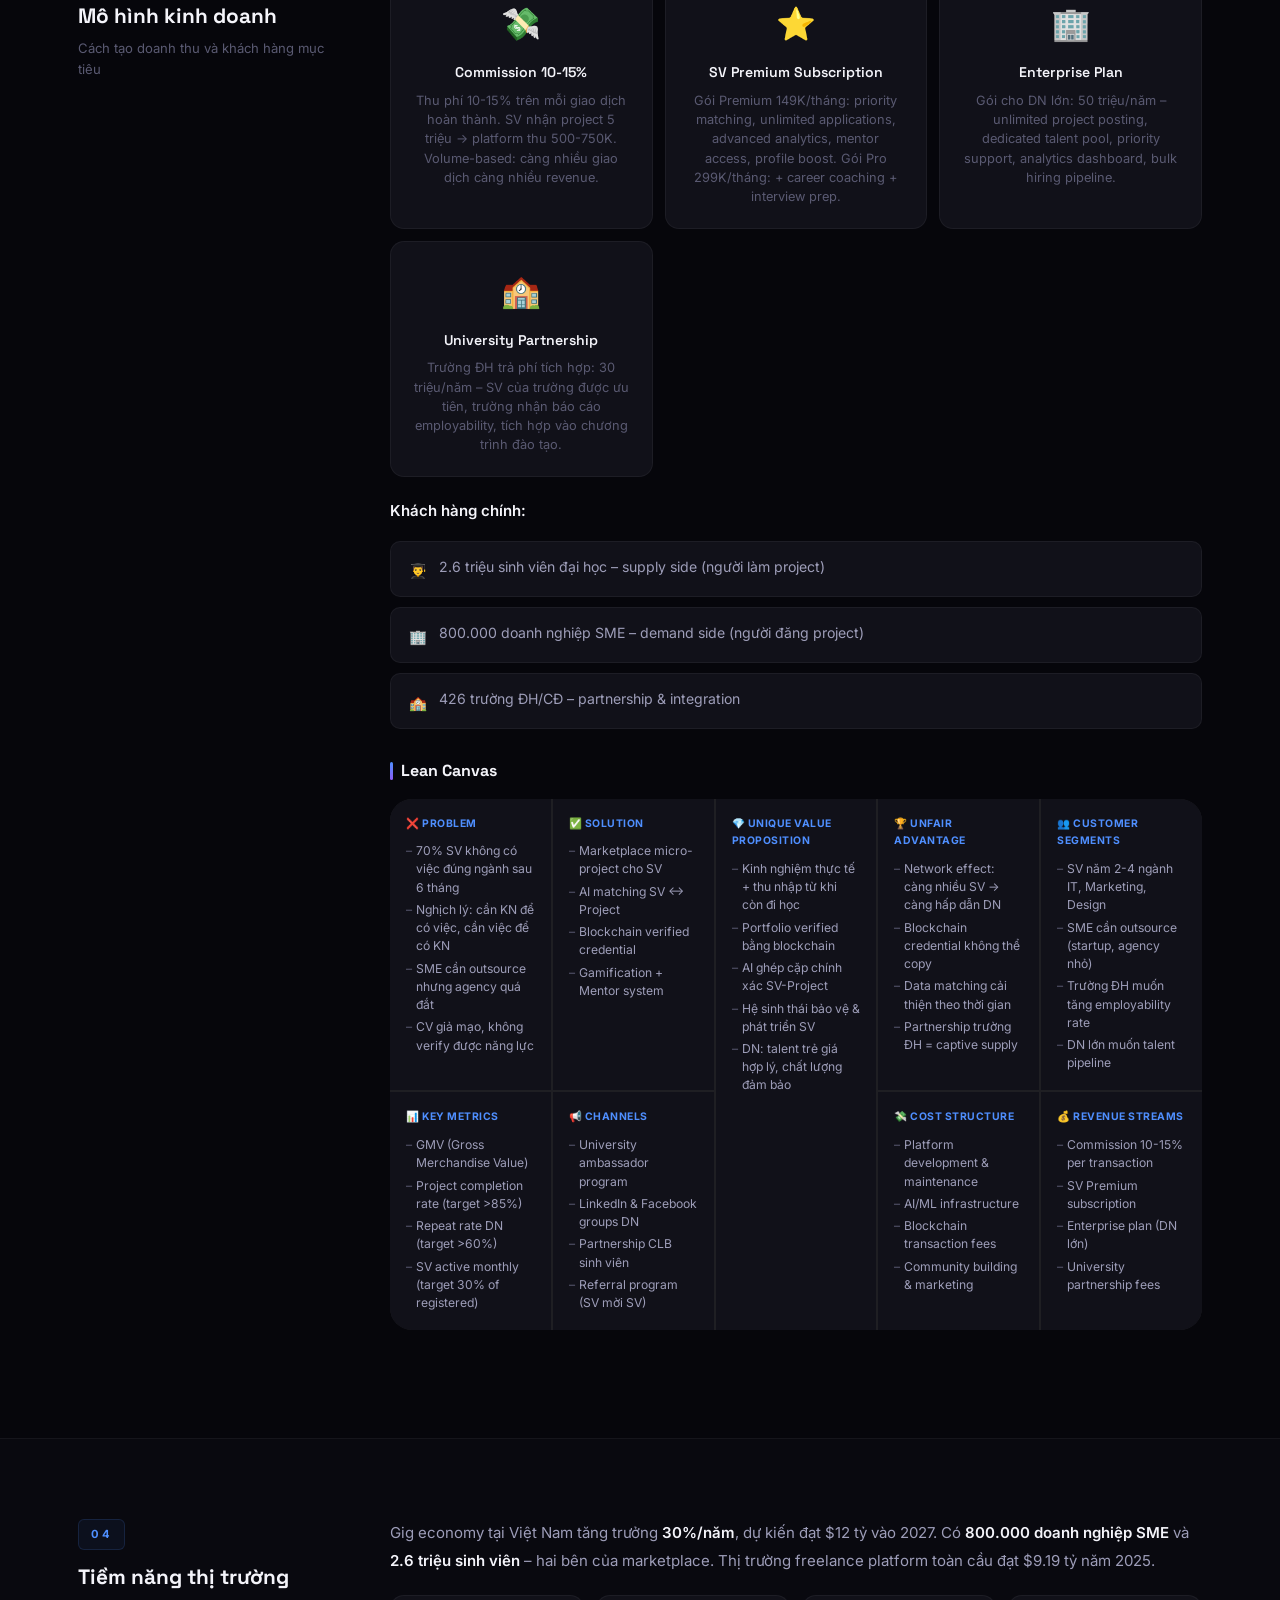
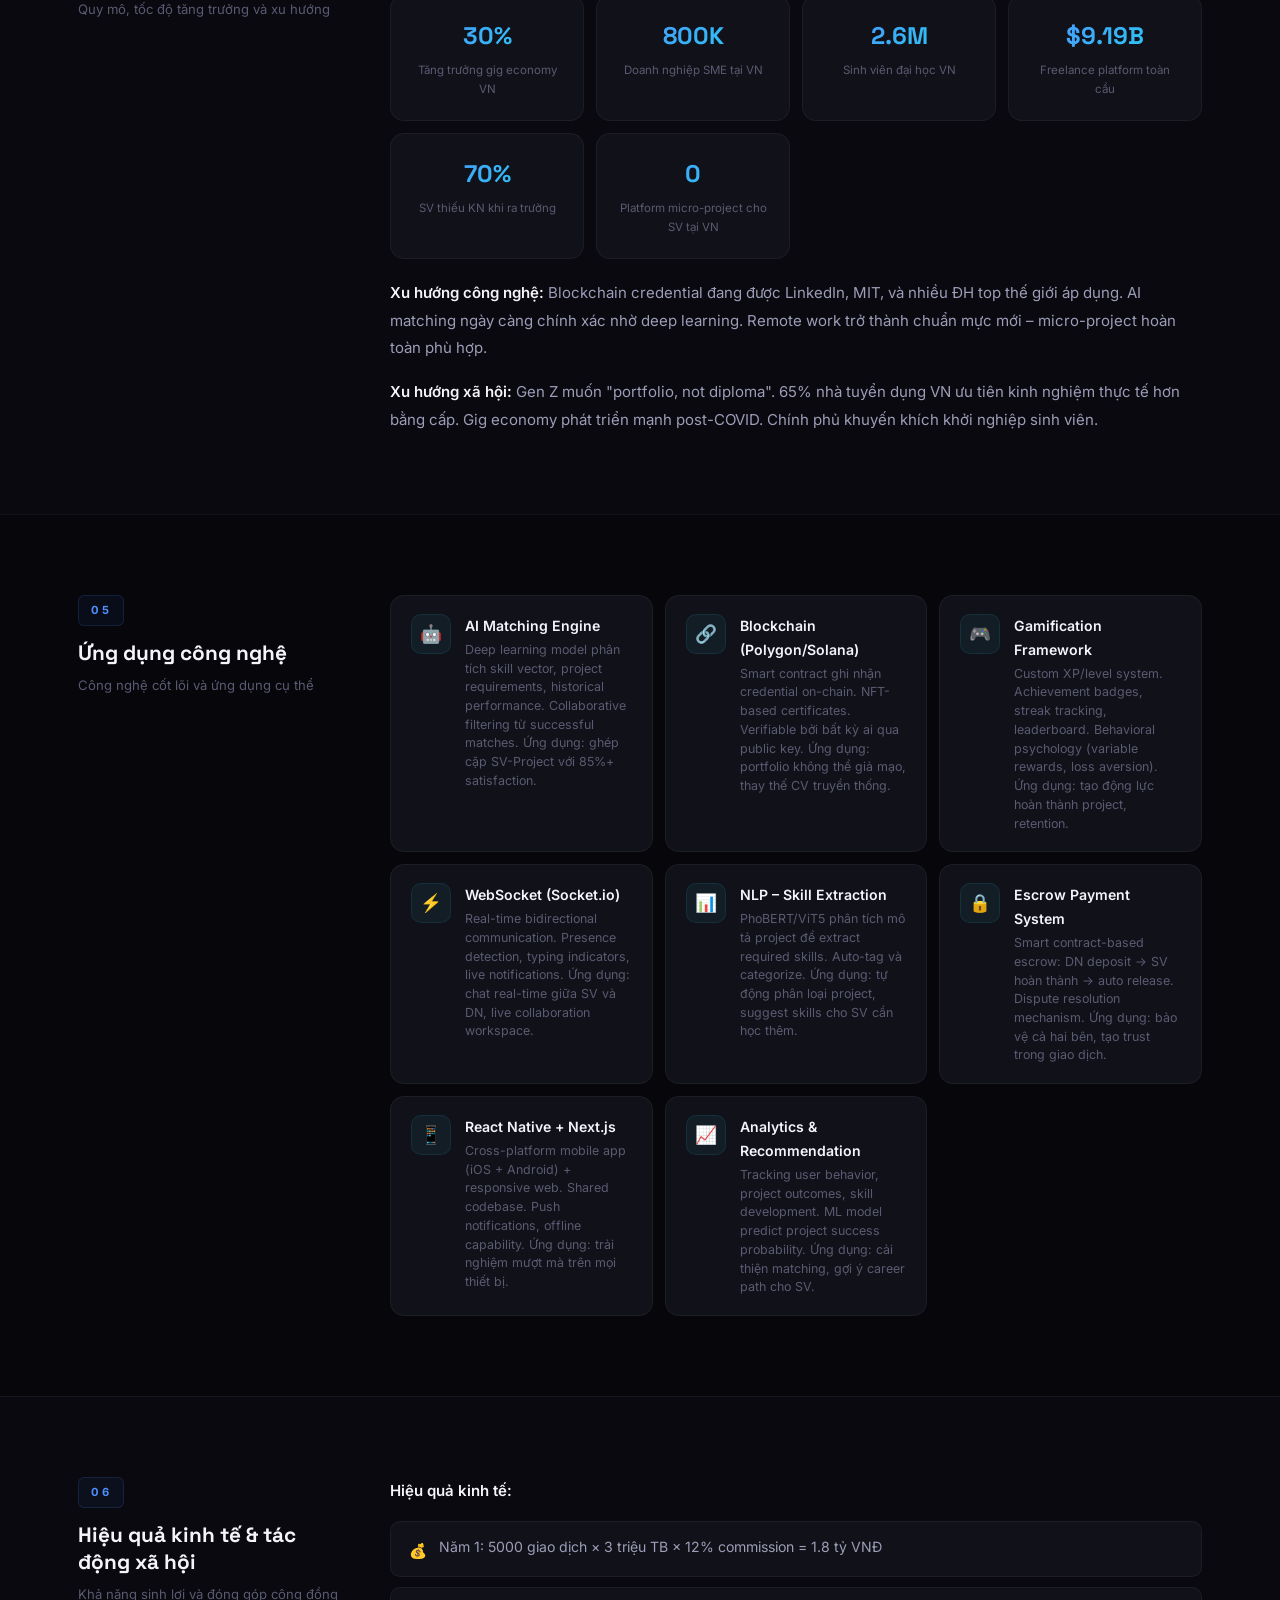
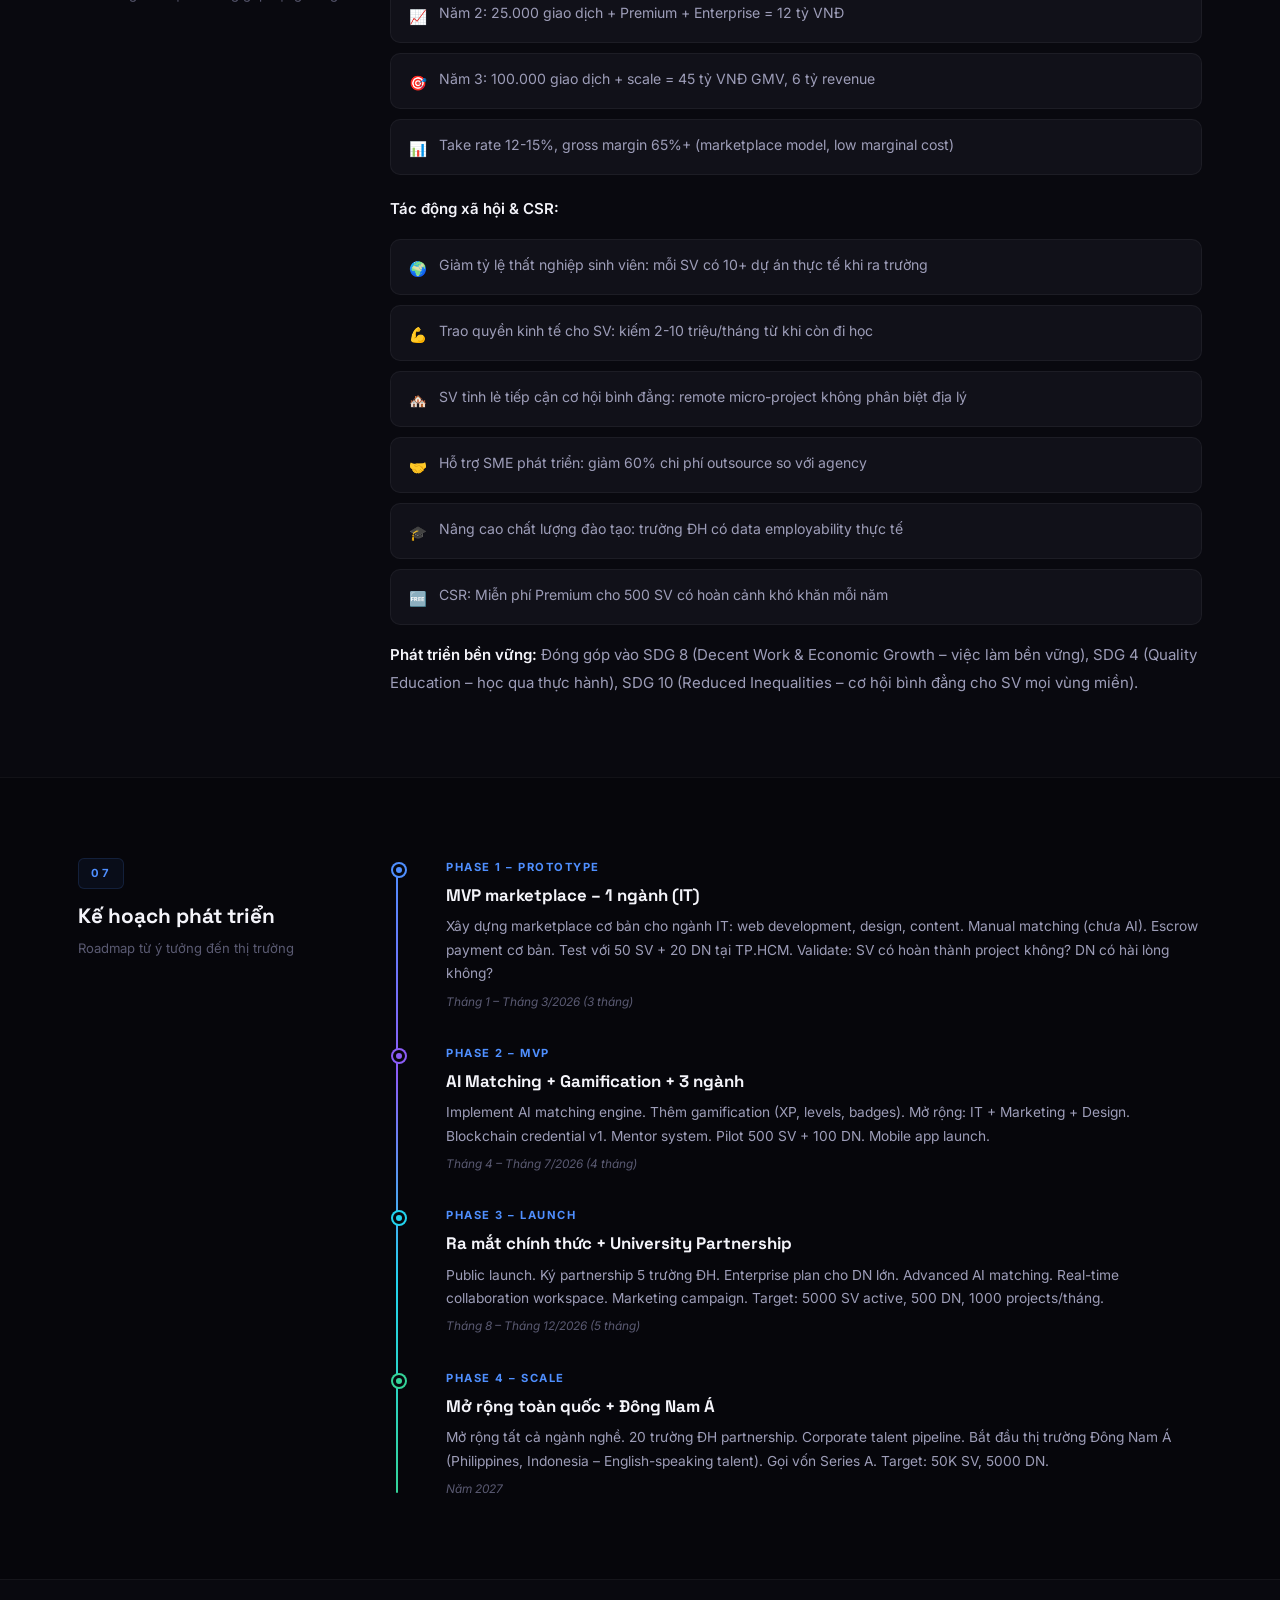
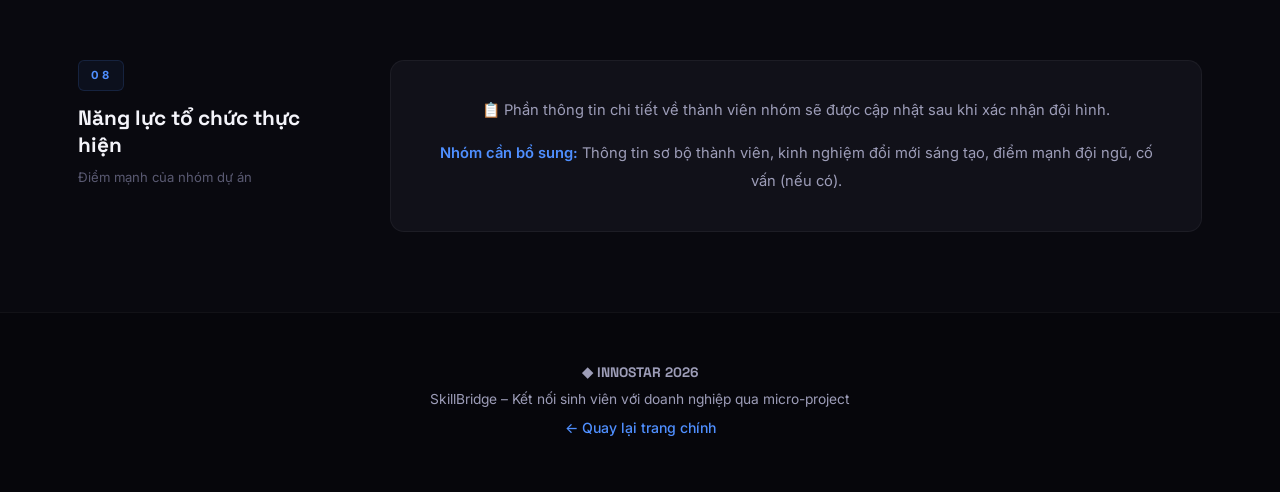
<file: projects/skillbridge.html>
<!doctype html>
<html lang="vi">
  <head>
    <meta charset="UTF-8" />
    <meta name="viewport" content="width=device-width, initial-scale=1.0" />
    <title>SkillBridge – INNOSTAR 2026</title>
    <link rel="preconnect" href="https://fonts.googleapis.com" />
    <link rel="preconnect" href="https://fonts.gstatic.com" crossorigin />
    <link
      href="https://fonts.googleapis.com/css2?family=Space+Grotesk:wght@300;400;500;600;700&family=Inter:wght@300;400;500;600;700;800&display=swap"
      rel="stylesheet"
    />
    <link rel="stylesheet" href="../css/main.css" />
    <link rel="stylesheet" href="../css/project.css" />
  </head>
  <body>
    <div class="bg-grid"></div>
    <div class="bg-gradient"></div>
    <div class="cursor-glow" id="cursorGlow"></div>

    <nav class="nav scrolled" id="nav">
      <div class="nav-inner container">
        <a href="../index.html" class="nav-brand">
          <svg
            class="brand-logo"
            width="28"
            height="28"
            viewBox="0 0 28 28"
            fill="none"
          >
            <path
              d="M14 2L2 8.5V19.5L14 26L26 19.5V8.5L14 2Z"
              stroke="url(#g1)"
              stroke-width="2"
            />
            <path d="M14 10L8 13V19L14 22L20 19V13L14 10Z" fill="url(#g1)" />
            <defs>
              <linearGradient id="g1" x1="2" y1="2" x2="26" y2="26">
                <stop stop-color="#4f8fff" />
                <stop offset="1" stop-color="#8b5cf6" />
              </linearGradient>
            </defs>
          </svg>
          <span>INNOSTAR 2026</span>
        </a>
        <div class="nav-links">
          <a href="#problem">Vấn đề</a>
          <a href="#solution">Giải pháp</a>
          <a href="#business">Kinh doanh</a>
          <a href="#tech">Công nghệ</a>
          <a href="#roadmap">Roadmap</a>
        </div>
      </div>
    </nav>

    <!-- Hero -->
    <section class="project-hero">
      <div class="hero-floating">
        <div class="float-shape shape-1"></div>
        <div class="float-shape shape-2"></div>
        <div class="float-shape shape-3"></div>
      </div>
      <div class="container project-hero-content">
        <a href="../index.html" class="back-link" data-animate="fade-up">
          <svg width="16" height="16" viewBox="0 0 16 16" fill="none">
            <path
              d="M10 12L6 8l4-4"
              stroke="currentColor"
              stroke-width="2"
              stroke-linecap="round"
            />
          </svg>
          Quay lại tất cả đề tài
        </a>
        <div class="badge-row" data-animate="fade-up" data-delay="50">
          <span class="p-badge p-badge-blue">Giáo dục × Việc làm</span>
          <span class="p-badge p-badge-green">Giai đoạn: Ý tưởng</span>
        </div>
        <h1 data-animate="fade-up" data-delay="100">🌉 SkillBridge</h1>
        <p class="project-tagline" data-animate="fade-up" data-delay="150">
          Kết nối sinh viên với doanh nghiệp qua micro-project – Học bằng cách
          làm việc thật, kiếm tiền từ khi còn đi học.
        </p>
        <div class="quick-stats" data-animate="fade-up" data-delay="200">
          <div class="qs-item">
            <span class="qs-val">Commission + SaaS</span
            ><span class="qs-lbl">Mô hình</span>
          </div>
          <div class="qs-item">
            <span class="qs-val">AI + Blockchain</span
            ><span class="qs-lbl">Core Tech</span>
          </div>
          <div class="qs-item">
            <span class="qs-val">800K SMEs</span
            ><span class="qs-lbl">Doanh nghiệp VN</span>
          </div>
          <div class="qs-item">
            <span class="qs-val">2.6M SV</span
            ><span class="qs-lbl">Sinh viên tiềm năng</span>
          </div>
        </div>
      </div>
    </section>
  </body>
</html>

<!-- Tóm tắt -->
<section class="p-section">
  <div class="container">
    <div class="p-grid">
      <div class="p-sidebar">
        <span class="section-tag">Tổng quan</span>
        <h3>Tóm tắt dự án</h3>
        <p>Mô tả ngắn gọn về ý tưởng và mục tiêu</p>
      </div>
      <div class="p-content">
        <p>
          <strong>Sản phẩm:</strong> Nền tảng marketplace kết nối sinh viên với
          doanh nghiệp thông qua các micro-project (dự án nhỏ 1-4 tuần). AI
          matching ghép cặp sinh viên phù hợp với project dựa trên kỹ năng,
          ngành học, và mục tiêu nghề nghiệp. Blockchain credential lưu trữ
          thành tích không thể giả mạo.
        </p>
        <p>
          <strong>Tóm tắt:</strong> SkillBridge giải quyết nghịch lý "cần kinh
          nghiệm để có việc, cần việc để có kinh nghiệm" bằng cách tạo ra hệ
          sinh thái micro-project. Doanh nghiệp đăng các task thực tế (thiết kế
          logo, phân tích data, viết content...), sinh viên nhận làm để tích lũy
          kinh nghiệm + kiếm thu nhập + xây portfolio. Win-win cho cả hai bên.
        </p>
        <p>
          <strong>Mục tiêu lớn nhất:</strong> Mỗi sinh viên ra trường đều có ít
          nhất 10 dự án thực tế trong portfolio – được xác thực bởi doanh nghiệp
          trên blockchain. Xóa bỏ khoảng cách giữa giảng đường và thị trường lao
          động.
        </p>
      </div>
    </div>
  </div>
</section>

<!-- Vấn đề -->
<section id="problem" class="p-section">
  <div class="container">
    <div class="p-grid">
      <div class="p-sidebar">
        <span class="section-tag">01</span>
        <h3>Vấn đề cần giải quyết</h3>
        <p>Pain point thực tế trong kết nối giáo dục – việc làm</p>
      </div>
      <div class="p-content">
        <p>
          <strong>70% sinh viên Việt Nam</strong> ra trường không tìm được việc
          đúng ngành trong 6 tháng đầu. Lý do #1: thiếu kinh nghiệm thực tế.
          Doanh nghiệp yêu cầu "1-2 năm kinh nghiệm" cho vị trí entry-level –
          một nghịch lý không thể giải quyết bằng cách học thêm lý thuyết.
        </p>
        <p>
          Chương trình thực tập hiện tại có nhiều hạn chế: chỉ 2-3 tháng cuối
          khóa, số lượng slot ít, nhiều SV bị giao việc vặt (photo, pha trà)
          thay vì công việc chuyên môn.
          <strong>800.000 doanh nghiệp SME</strong> tại VN có nhu cầu outsource
          task nhỏ nhưng không biết tìm freelancer ở đâu, đặc biệt là freelancer
          trẻ giá hợp lý.
        </p>
        <p>
          Các nền tảng freelance hiện tại (Upwork, Fiverr, Freelancer.vn) không
          phù hợp cho sinh viên: cạnh tranh với freelancer chuyên nghiệp, không
          có hệ thống mentoring, không được công nhận bởi trường học, và không
          có cơ chế bảo vệ người mới.
        </p>
        <p>
          <strong>Tóm lại:</strong> Sinh viên cần kinh nghiệm thực tế nhưng
          không có cơ hội. Doanh nghiệp SME cần người làm task nhỏ nhưng không
          có kênh tiếp cận sinh viên. Hai bên cần nhau nhưng chưa có cầu nối
          hiệu quả.
        </p>
      </div>
    </div>
  </div>
</section>

<!-- Giải pháp + Value Proposition Canvas -->
<section id="solution" class="p-section">
  <div class="container">
    <div class="p-grid">
      <div class="p-sidebar">
        <span class="section-tag">02</span>
        <h3>Giải pháp sáng tạo</h3>
        <p>Tính đột phá và khác biệt so với thị trường</p>
      </div>
      <div class="p-content">
        <p>
          SkillBridge tạo ra một marketplace chuyên biệt cho sinh viên, với
          <strong>AI Matching</strong> thông minh ghép cặp SV-project dựa trên
          skill graph, <strong>Blockchain Credential</strong> xác thực thành
          tích, và hệ thống <strong>Gamification</strong> tạo động lực hoàn
          thành. Doanh nghiệp chia nhỏ công việc thành micro-project phù hợp với
          SV.
        </p>

        <div class="feat-grid">
          <div class="feat-card">
            <h4>🤖 AI Smart Matching</h4>
            <p>
              Thuật toán matching phân tích skill profile, ngành học, GPA,
              portfolio, và preference của SV để ghép với project phù hợp nhất.
              Accuracy target: 85%+ satisfaction rate.
            </p>
          </div>
          <div class="feat-card">
            <h4>🔗 Blockchain Credential</h4>
            <p>
              Mỗi project hoàn thành được ghi nhận trên blockchain – không thể
              giả mạo, có thể verify bởi bất kỳ nhà tuyển dụng nào. Thay thế CV
              truyền thống bằng verified portfolio.
            </p>
          </div>
          <div class="feat-card">
            <h4>🎮 Gamification Engine</h4>
            <p>
              XP points, level up, badges, leaderboard. Hoàn thành project =
              earn XP. Level cao = unlock project khó hơn + pay cao hơn. Streak
              bonus cho consistency.
            </p>
          </div>
          <div class="feat-card">
            <h4>👨‍🏫 Mentor Matching</h4>
            <p>
              Mỗi SV mới được ghép với mentor (SV senior hoặc alumni). Mentor
              hướng dẫn project đầu tiên, review deliverable, chia sẻ kinh
              nghiệm. Mentor earn commission.
            </p>
          </div>
          <div class="feat-card">
            <h4>📋 Project Decomposition AI</h4>
            <p>
              AI giúp doanh nghiệp chia nhỏ công việc lớn thành micro-project
              phù hợp SV. Suggest timeline, skill requirements, và mức giá hợp
              lý.
            </p>
          </div>
          <div class="feat-card">
            <h4>⚡ Real-time Collaboration</h4>
            <p>
              WebSocket-based workspace cho SV và DN trao đổi real-time. Shared
              documents, video call, task tracking. Mọi thứ trong 1 platform.
            </p>
          </div>
        </div>

        <p style="margin-top: 20px">
          <strong>Khác biệt so với thị trường:</strong> Upwork/Fiverr không bảo
          vệ người mới, không có mentoring. TopCV/VietnamWorks chỉ là job board,
          không có micro-project. SkillBridge: chuyên cho SV + AI matching +
          blockchain credential + gamification + mentor system + project
          decomposition.
        </p>

        <!-- Value Proposition Canvas -->
        <div class="canvas-section">
          <div class="canvas-title">Value Proposition Canvas</div>
          <div class="vpc">
            <div class="vpc-side">
              <div class="vpc-side-label">🎁 Value Map (Giá trị cung cấp)</div>
              <div class="vpc-block">
                <div class="vpc-block-title">Products & Services</div>
                <ul>
                  <li>Marketplace micro-project cho sinh viên</li>
                  <li>AI matching SV ↔ Project thông minh</li>
                  <li>Blockchain verified portfolio</li>
                  <li>Gamification & progression system</li>
                  <li>Mentor matching & guidance</li>
                </ul>
              </div>
              <div class="vpc-block">
                <div class="vpc-block-title">Pain Relievers</div>
                <ul>
                  <li>
                    Không cần "1-2 năm kinh nghiệm" – bắt đầu từ project nhỏ
                  </li>
                  <li>Được bảo vệ: escrow payment, dispute resolution</li>
                  <li>Mentor hướng dẫn project đầu tiên</li>
                  <li>Portfolio verified – không cần lo CV bị nghi ngờ</li>
                  <li>
                    DN: tìm được người làm task nhỏ nhanh chóng, giá hợp lý
                  </li>
                </ul>
              </div>
              <div class="vpc-block">
                <div class="vpc-block-title">Gain Creators</div>
                <ul>
                  <li>Kiếm thu nhập từ khi còn đi học (2-10 triệu/tháng)</li>
                  <li>Xây portfolio 10+ dự án thực tế trước khi ra trường</li>
                  <li>
                    Network với doanh nghiệp – cơ hội full-time sau tốt nghiệp
                  </li>
                  <li>DN: giảm 60% chi phí so với thuê agency</li>
                </ul>
              </div>
            </div>
            <div class="vpc-side">
              <div class="vpc-side-label">👤 Customer Profile (Khách hàng)</div>
              <div class="vpc-block">
                <div class="vpc-block-title">Customer Jobs</div>
                <ul>
                  <li>SV: cần kinh nghiệm thực tế + thu nhập + portfolio</li>
                  <li>DN SME: cần outsource task nhỏ nhanh, giá hợp lý</li>
                  <li>Trường ĐH: cần SV có việc làm sau tốt nghiệp (KPI)</li>
                  <li>Nhà tuyển dụng: cần verify năng lực ứng viên</li>
                </ul>
              </div>
              <div class="vpc-block">
                <div class="vpc-block-title">Pains (Nỗi đau)</div>
                <ul>
                  <li>SV: không có kinh nghiệm → không có việc</li>
                  <li>SV: thực tập bị giao việc vặt, không học được gì</li>
                  <li>DN: thuê agency đắt, freelancer không đáng tin</li>
                  <li>DN: không có kênh tiếp cận talent trẻ</li>
                  <li>CV giả mạo tràn lan, khó verify năng lực thật</li>
                </ul>
              </div>
              <div class="vpc-block">
                <div class="vpc-block-title">Gains (Kỳ vọng)</div>
                <ul>
                  <li>Ra trường có portfolio ấn tượng</li>
                  <li>Kiếm tiền ngay khi còn đi học</li>
                  <li>Được doanh nghiệp biết đến trước khi tốt nghiệp</li>
                  <li>DN: tìm được talent phù hợp nhanh chóng</li>
                  <li>Credential đáng tin cậy, verify được</li>
                </ul>
              </div>
            </div>
          </div>
        </div>
      </div>
    </div>
  </div>
</section>

<!-- Mô hình kinh doanh + Lean Canvas -->
<section id="business" class="p-section">
  <div class="container">
    <div class="p-grid">
      <div class="p-sidebar">
        <span class="section-tag">03</span>
        <h3>Mô hình kinh doanh</h3>
        <p>Cách tạo doanh thu và khách hàng mục tiêu</p>
      </div>
      <div class="p-content">
        <div class="biz-grid">
          <div class="biz-card">
            <div class="biz-icon">💸</div>
            <div class="biz-title">Commission 10-15%</div>
            <div class="biz-desc">
              Thu phí 10-15% trên mỗi giao dịch hoàn thành. SV nhận project 5
              triệu → platform thu 500-750K. Volume-based: càng nhiều giao dịch
              càng nhiều revenue.
            </div>
          </div>
          <div class="biz-card">
            <div class="biz-icon">⭐</div>
            <div class="biz-title">SV Premium Subscription</div>
            <div class="biz-desc">
              Gói Premium 149K/tháng: priority matching, unlimited applications,
              advanced analytics, mentor access, profile boost. Gói Pro
              299K/tháng: + career coaching + interview prep.
            </div>
          </div>
          <div class="biz-card">
            <div class="biz-icon">🏢</div>
            <div class="biz-title">Enterprise Plan</div>
            <div class="biz-desc">
              Gói cho DN lớn: 50 triệu/năm – unlimited project posting,
              dedicated talent pool, priority support, analytics dashboard, bulk
              hiring pipeline.
            </div>
          </div>
          <div class="biz-card">
            <div class="biz-icon">🏫</div>
            <div class="biz-title">University Partnership</div>
            <div class="biz-desc">
              Trường ĐH trả phí tích hợp: 30 triệu/năm – SV của trường được ưu
              tiên, trường nhận báo cáo employability, tích hợp vào chương trình
              đào tạo.
            </div>
          </div>
        </div>

        <p style="margin-top: 20px"><strong>Khách hàng chính:</strong></p>
        <ul class="impact-list">
          <li>
            <span class="il-icon">👨‍🎓</span> 2.6 triệu sinh viên đại học – supply
            side (người làm project)
          </li>
          <li>
            <span class="il-icon">🏢</span> 800.000 doanh nghiệp SME – demand
            side (người đăng project)
          </li>
          <li>
            <span class="il-icon">🏫</span> 426 trường ĐH/CĐ – partnership &
            integration
          </li>
        </ul>

        <!-- Lean Canvas -->
        <div class="canvas-section">
          <div class="canvas-title">Lean Canvas</div>
          <div class="lean-canvas">
            <div class="lc-cell lc-problem">
              <div class="lc-label">❌ Problem</div>
              <ul>
                <li>70% SV không có việc đúng ngành sau 6 tháng</li>
                <li>Nghịch lý: cần KN để có việc, cần việc để có KN</li>
                <li>SME cần outsource nhưng agency quá đắt</li>
                <li>CV giả mạo, không verify được năng lực</li>
              </ul>
            </div>
            <div class="lc-cell lc-solution">
              <div class="lc-label">✅ Solution</div>
              <ul>
                <li>Marketplace micro-project cho SV</li>
                <li>AI matching SV ↔ Project</li>
                <li>Blockchain verified credential</li>
                <li>Gamification + Mentor system</li>
              </ul>
            </div>
            <div class="lc-cell lc-uvp">
              <div class="lc-label">💎 Unique Value Proposition</div>
              <ul>
                <li>Kinh nghiệm thực tế + thu nhập từ khi còn đi học</li>
                <li>Portfolio verified bằng blockchain</li>
                <li>AI ghép cặp chính xác SV-Project</li>
                <li>Hệ sinh thái bảo vệ & phát triển SV</li>
                <li>DN: talent trẻ giá hợp lý, chất lượng đảm bảo</li>
              </ul>
            </div>
            <div class="lc-cell lc-advantage">
              <div class="lc-label">🏆 Unfair Advantage</div>
              <ul>
                <li>Network effect: càng nhiều SV → càng hấp dẫn DN</li>
                <li>Blockchain credential không thể copy</li>
                <li>Data matching cải thiện theo thời gian</li>
                <li>Partnership trường ĐH = captive supply</li>
              </ul>
            </div>
            <div class="lc-cell lc-segments">
              <div class="lc-label">👥 Customer Segments</div>
              <ul>
                <li>SV năm 2-4 ngành IT, Marketing, Design</li>
                <li>SME cần outsource (startup, agency nhỏ)</li>
                <li>Trường ĐH muốn tăng employability rate</li>
                <li>DN lớn muốn talent pipeline</li>
              </ul>
            </div>
            <div class="lc-cell lc-metrics">
              <div class="lc-label">📊 Key Metrics</div>
              <ul>
                <li>GMV (Gross Merchandise Value)</li>
                <li>Project completion rate (target >85%)</li>
                <li>Repeat rate DN (target >60%)</li>
                <li>SV active monthly (target 30% of registered)</li>
              </ul>
            </div>
            <div class="lc-cell lc-channels">
              <div class="lc-label">📢 Channels</div>
              <ul>
                <li>University ambassador program</li>
                <li>LinkedIn & Facebook groups DN</li>
                <li>Partnership CLB sinh viên</li>
                <li>Referral program (SV mời SV)</li>
              </ul>
            </div>
            <div class="lc-cell lc-cost">
              <div class="lc-label">💸 Cost Structure</div>
              <ul>
                <li>Platform development & maintenance</li>
                <li>AI/ML infrastructure</li>
                <li>Blockchain transaction fees</li>
                <li>Community building & marketing</li>
              </ul>
            </div>
            <div class="lc-cell lc-revenue">
              <div class="lc-label">💰 Revenue Streams</div>
              <ul>
                <li>Commission 10-15% per transaction</li>
                <li>SV Premium subscription</li>
                <li>Enterprise plan (DN lớn)</li>
                <li>University partnership fees</li>
              </ul>
            </div>
          </div>
        </div>
      </div>
    </div>
  </div>
</section>

<!-- Tiềm năng thị trường -->
<section class="p-section">
  <div class="container">
    <div class="p-grid">
      <div class="p-sidebar">
        <span class="section-tag">04</span>
        <h3>Tiềm năng thị trường</h3>
        <p>Quy mô, tốc độ tăng trưởng và xu hướng</p>
      </div>
      <div class="p-content">
        <p>
          Gig economy tại Việt Nam tăng trưởng <strong>30%/năm</strong>, dự kiến
          đạt $12 tỷ vào 2027. Có <strong>800.000 doanh nghiệp SME</strong> và
          <strong>2.6 triệu sinh viên</strong> – hai bên của marketplace. Thị
          trường freelance platform toàn cầu đạt $9.19 tỷ năm 2025.
        </p>
        <div class="market-grid">
          <div class="market-card">
            <div class="market-val">30%</div>
            <div class="market-lbl">Tăng trưởng gig economy VN</div>
          </div>
          <div class="market-card">
            <div class="market-val">800K</div>
            <div class="market-lbl">Doanh nghiệp SME tại VN</div>
          </div>
          <div class="market-card">
            <div class="market-val">2.6M</div>
            <div class="market-lbl">Sinh viên đại học VN</div>
          </div>
          <div class="market-card">
            <div class="market-val">$9.19B</div>
            <div class="market-lbl">Freelance platform toàn cầu</div>
          </div>
          <div class="market-card">
            <div class="market-val">70%</div>
            <div class="market-lbl">SV thiếu KN khi ra trường</div>
          </div>
          <div class="market-card">
            <div class="market-val">0</div>
            <div class="market-lbl">Platform micro-project cho SV tại VN</div>
          </div>
        </div>
        <p style="margin-top: 16px">
          <strong>Xu hướng công nghệ:</strong> Blockchain credential đang được
          LinkedIn, MIT, và nhiều ĐH top thế giới áp dụng. AI matching ngày càng
          chính xác nhờ deep learning. Remote work trở thành chuẩn mực mới –
          micro-project hoàn toàn phù hợp.
        </p>
        <p>
          <strong>Xu hướng xã hội:</strong> Gen Z muốn "portfolio, not diploma".
          65% nhà tuyển dụng VN ưu tiên kinh nghiệm thực tế hơn bằng cấp. Gig
          economy phát triển mạnh post-COVID. Chính phủ khuyến khích khởi nghiệp
          sinh viên.
        </p>
      </div>
    </div>
  </div>
</section>

<!-- Công nghệ -->
<section id="tech" class="p-section">
  <div class="container">
    <div class="p-grid">
      <div class="p-sidebar">
        <span class="section-tag">05</span>
        <h3>Ứng dụng công nghệ</h3>
        <p>Công nghệ cốt lõi và ứng dụng cụ thể</p>
      </div>
      <div class="p-content">
        <div class="tech-grid">
          <div class="tech-item">
            <div class="tech-icon">🤖</div>
            <div>
              <div class="tech-name">AI Matching Engine</div>
              <div class="tech-desc">
                Deep learning model phân tích skill vector, project
                requirements, historical performance. Collaborative filtering từ
                successful matches. Ứng dụng: ghép cặp SV-Project với 85%+
                satisfaction.
              </div>
            </div>
          </div>
          <div class="tech-item">
            <div class="tech-icon">🔗</div>
            <div>
              <div class="tech-name">Blockchain (Polygon/Solana)</div>
              <div class="tech-desc">
                Smart contract ghi nhận credential on-chain. NFT-based
                certificates. Verifiable bởi bất kỳ ai qua public key. Ứng dụng:
                portfolio không thể giả mạo, thay thế CV truyền thống.
              </div>
            </div>
          </div>
          <div class="tech-item">
            <div class="tech-icon">🎮</div>
            <div>
              <div class="tech-name">Gamification Framework</div>
              <div class="tech-desc">
                Custom XP/level system. Achievement badges, streak tracking,
                leaderboard. Behavioral psychology (variable rewards, loss
                aversion). Ứng dụng: tạo động lực hoàn thành project, retention.
              </div>
            </div>
          </div>
          <div class="tech-item">
            <div class="tech-icon">⚡</div>
            <div>
              <div class="tech-name">WebSocket (Socket.io)</div>
              <div class="tech-desc">
                Real-time bidirectional communication. Presence detection,
                typing indicators, live notifications. Ứng dụng: chat real-time
                giữa SV và DN, live collaboration workspace.
              </div>
            </div>
          </div>
          <div class="tech-item">
            <div class="tech-icon">📊</div>
            <div>
              <div class="tech-name">NLP – Skill Extraction</div>
              <div class="tech-desc">
                PhoBERT/ViT5 phân tích mô tả project để extract required skills.
                Auto-tag và categorize. Ứng dụng: tự động phân loại project,
                suggest skills cho SV cần học thêm.
              </div>
            </div>
          </div>
          <div class="tech-item">
            <div class="tech-icon">🔒</div>
            <div>
              <div class="tech-name">Escrow Payment System</div>
              <div class="tech-desc">
                Smart contract-based escrow: DN deposit → SV hoàn thành → auto
                release. Dispute resolution mechanism. Ứng dụng: bảo vệ cả hai
                bên, tạo trust trong giao dịch.
              </div>
            </div>
          </div>
          <div class="tech-item">
            <div class="tech-icon">📱</div>
            <div>
              <div class="tech-name">React Native + Next.js</div>
              <div class="tech-desc">
                Cross-platform mobile app (iOS + Android) + responsive web.
                Shared codebase. Push notifications, offline capability. Ứng
                dụng: trải nghiệm mượt mà trên mọi thiết bị.
              </div>
            </div>
          </div>
          <div class="tech-item">
            <div class="tech-icon">📈</div>
            <div>
              <div class="tech-name">Analytics & Recommendation</div>
              <div class="tech-desc">
                Tracking user behavior, project outcomes, skill development. ML
                model predict project success probability. Ứng dụng: cải thiện
                matching, gợi ý career path cho SV.
              </div>
            </div>
          </div>
        </div>
      </div>
    </div>
  </div>
</section>

    <!-- Hiệu quả kinh tế & tác động xã hội -->
    <section class="p-section">
      <div class="container">
        <div class="p-grid">
          <div class="p-sidebar"><span class="section-tag">06</span><h3>Hiệu quả kinh tế & tác động xã hội</h3><p>Khả năng sinh lợi và đóng góp cộng đồng</p></div>
          <div class="p-content">
            <p><strong>Hiệu quả kinh tế:</strong></p>
            <ul class="impact-list">
              <li><span class="il-icon">💰</span> Năm 1: 5000 giao dịch × 3 triệu TB × 12% commission = 1.8 tỷ VNĐ</li>
              <li><span class="il-icon">📈</span> Năm 2: 25.000 giao dịch + Premium + Enterprise = 12 tỷ VNĐ</li>
              <li><span class="il-icon">🎯</span> Năm 3: 100.000 giao dịch + scale = 45 tỷ VNĐ GMV, 6 tỷ revenue</li>
              <li><span class="il-icon">📊</span> Take rate 12-15%, gross margin 65%+ (marketplace model, low marginal cost)</li>
            </ul>
            <p style="margin-top:20px"><strong>Tác động xã hội & CSR:</strong></p>
            <ul class="impact-list">
              <li><span class="il-icon">🌍</span> Giảm tỷ lệ thất nghiệp sinh viên: mỗi SV có 10+ dự án thực tế khi ra trường</li>
              <li><span class="il-icon">💪</span> Trao quyền kinh tế cho SV: kiếm 2-10 triệu/tháng từ khi còn đi học</li>
              <li><span class="il-icon">🏘️</span> SV tỉnh lẻ tiếp cận cơ hội bình đẳng: remote micro-project không phân biệt địa lý</li>
              <li><span class="il-icon">🤝</span> Hỗ trợ SME phát triển: giảm 60% chi phí outsource so với agency</li>
              <li><span class="il-icon">🎓</span> Nâng cao chất lượng đào tạo: trường ĐH có data employability thực tế</li>
              <li><span class="il-icon">🆓</span> CSR: Miễn phí Premium cho 500 SV có hoàn cảnh khó khăn mỗi năm</li>
            </ul>
            <p style="margin-top:16px"><strong>Phát triển bền vững:</strong> Đóng góp vào SDG 8 (Decent Work & Economic Growth – việc làm bền vững), SDG 4 (Quality Education – học qua thực hành), SDG 10 (Reduced Inequalities – cơ hội bình đẳng cho SV mọi vùng miền).</p>
          </div>
        </div>
      </div>
    </section>

    <!-- Roadmap -->
    <section id="roadmap" class="p-section">
      <div class="container">
        <div class="p-grid">
          <div class="p-sidebar"><span class="section-tag">07</span><h3>Kế hoạch phát triển</h3><p>Roadmap từ ý tưởng đến thị trường</p></div>
          <div class="p-content">
            <div class="roadmap">
              <div class="rm-item">
                <div class="rm-phase">Phase 1 – Prototype</div>
                <div class="rm-title">MVP marketplace – 1 ngành (IT)</div>
                <div class="rm-desc">Xây dựng marketplace cơ bản cho ngành IT: web development, design, content. Manual matching (chưa AI). Escrow payment cơ bản. Test với 50 SV + 20 DN tại TP.HCM. Validate: SV có hoàn thành project không? DN có hài lòng không?</div>
                <div class="rm-time">Tháng 1 – Tháng 3/2026 (3 tháng)</div>
              </div>
              <div class="rm-item">
                <div class="rm-phase">Phase 2 – MVP</div>
                <div class="rm-title">AI Matching + Gamification + 3 ngành</div>
                <div class="rm-desc">Implement AI matching engine. Thêm gamification (XP, levels, badges). Mở rộng: IT + Marketing + Design. Blockchain credential v1. Mentor system. Pilot 500 SV + 100 DN. Mobile app launch.</div>
                <div class="rm-time">Tháng 4 – Tháng 7/2026 (4 tháng)</div>
              </div>
              <div class="rm-item">
                <div class="rm-phase">Phase 3 – Launch</div>
                <div class="rm-title">Ra mắt chính thức + University Partnership</div>
                <div class="rm-desc">Public launch. Ký partnership 5 trường ĐH. Enterprise plan cho DN lớn. Advanced AI matching. Real-time collaboration workspace. Marketing campaign. Target: 5000 SV active, 500 DN, 1000 projects/tháng.</div>
                <div class="rm-time">Tháng 8 – Tháng 12/2026 (5 tháng)</div>
              </div>
              <div class="rm-item">
                <div class="rm-phase">Phase 4 – Scale</div>
                <div class="rm-title">Mở rộng toàn quốc + Đông Nam Á</div>
                <div class="rm-desc">Mở rộng tất cả ngành nghề. 20 trường ĐH partnership. Corporate talent pipeline. Bắt đầu thị trường Đông Nam Á (Philippines, Indonesia – English-speaking talent). Gọi vốn Series A. Target: 50K SV, 5000 DN.</div>
                <div class="rm-time">Năm 2027</div>
              </div>
            </div>
          </div>
        </div>
      </div>
    </section>

    <!-- Năng lực nhóm -->
    <section class="p-section">
      <div class="container">
        <div class="p-grid">
          <div class="p-sidebar"><span class="section-tag">08</span><h3>Năng lực tổ chức thực hiện</h3><p>Điểm mạnh của nhóm dự án</p></div>
          <div class="p-content">
            <div class="team-placeholder">
              <p>📋 Phần thông tin chi tiết về thành viên nhóm sẽ được cập nhật sau khi xác nhận đội hình.</p>
              <p style="margin-top:12px"><span class="hl">Nhóm cần bổ sung:</span> Thông tin sơ bộ thành viên, kinh nghiệm đổi mới sáng tạo, điểm mạnh đội ngũ, cố vấn (nếu có).</p>
            </div>
          </div>
        </div>
      </div>
    </section>

    <!-- Footer -->
    <footer class="p-footer">
      <div class="container">
        <p class="p-footer-brand">◆ INNOSTAR 2026</p>
        <p>SkillBridge – Kết nối sinh viên với doanh nghiệp qua micro-project</p>
        <p><a href="../index.html" class="p-footer-back">← Quay lại trang chính</a></p>
      </div>
    </footer>

    <script src="../js/main.js"></script>
  </body>
</html>
</file>
<file: css/main.css>
/* ===== RESET ===== */
*,
*::before,
*::after {
  margin: 0;
  padding: 0;
  box-sizing: border-box;
}
:root {
  --font-head: "Space Grotesk", sans-serif;
  --font-body: "Inter", sans-serif;
  --bg: #06060b;
  --bg-2: #0c0c14;
  --bg-card: #111119;
  --bg-card-h: #17171f;
  --text: #f4f4fa;
  --text-2: #9d9db8;
  --text-3: #5a5a72;
  --blue: #4f8fff;
  --purple: #8b5cf6;
  --cyan: #22d3ee;
  --green: #34d399;
  --orange: #fb923c;
  --pink: #f472b6;
  --border: rgba(255, 255, 255, 0.05);
  --border-h: rgba(255, 255, 255, 0.1);
  --radius: 14px;
  --radius-lg: 22px;
  --radius-xl: 30px;
}
html {
  scroll-behavior: smooth;
  -webkit-font-smoothing: antialiased;
}
body {
  font-family: var(--font-body);
  background: var(--bg);
  color: var(--text);
  line-height: 1.7;
  overflow-x: hidden;
}
.container {
  max-width: 1180px;
  margin: 0 auto;
  padding: 0 28px;
}
a {
  text-decoration: none;
  color: inherit;
}
strong {
  color: var(--text);
  font-weight: 600;
}

/* ===== BG EFFECTS ===== */
.bg-grid {
  position: fixed;
  inset: 0;
  background-image:
    linear-gradient(rgba(255, 255, 255, 0.02) 1px, transparent 1px),
    linear-gradient(90deg, rgba(255, 255, 255, 0.02) 1px, transparent 1px);
  background-size: 60px 60px;
  pointer-events: none;
  z-index: 0;
}
.bg-gradient {
  position: fixed;
  inset: 0;
  background:
    radial-gradient(
      ellipse 80% 60% at 50% -20%,
      rgba(79, 143, 255, 0.08),
      transparent
    ),
    radial-gradient(
      ellipse 60% 40% at 80% 100%,
      rgba(139, 92, 246, 0.06),
      transparent
    );
  pointer-events: none;
  z-index: 0;
}
.cursor-glow {
  position: fixed;
  width: 600px;
  height: 600px;
  border-radius: 50%;
  background: radial-gradient(
    circle,
    rgba(79, 143, 255, 0.04) 0%,
    transparent 70%
  );
  pointer-events: none;
  z-index: 0;
  transform: translate(-50%, -50%);
  opacity: 0;
  transition: opacity 0.4s;
}
body:hover .cursor-glow {
  opacity: 1;
}

/* ===== NAV ===== */
.nav {
  position: fixed;
  top: 0;
  left: 0;
  right: 0;
  z-index: 1000;
  padding: 18px 0;
  transition: all 0.35s;
}
.nav.scrolled {
  padding: 12px 0;
  background: rgba(6, 6, 11, 0.92);
  backdrop-filter: blur(24px) saturate(1.2);
  border-bottom: 1px solid var(--border);
}
.nav-inner {
  display: flex;
  align-items: center;
  justify-content: space-between;
}
.nav-brand {
  display: flex;
  align-items: center;
  gap: 10px;
  font-family: var(--font-head);
  font-weight: 700;
  font-size: 0.95rem;
}
.brand-logo {
  flex-shrink: 0;
}
.nav-links {
  display: flex;
  gap: 32px;
}
.nav-links a {
  font-size: 0.85rem;
  color: var(--text-2);
  font-weight: 500;
  transition: color 0.2s;
  position: relative;
}
.nav-links a::after {
  content: "";
  position: absolute;
  bottom: -4px;
  left: 0;
  width: 0;
  height: 2px;
  background: var(--blue);
  transition: width 0.3s;
}
.nav-links a:hover {
  color: var(--text);
}
.nav-links a:hover::after {
  width: 100%;
}
.nav-mobile-btn {
  display: none;
  background: none;
  border: none;
  cursor: pointer;
  padding: 8px;
  flex-direction: column;
  gap: 5px;
}
.nav-mobile-btn span {
  display: block;
  width: 22px;
  height: 2px;
  background: var(--text);
  border-radius: 2px;
  transition: all 0.3s;
}
.mobile-menu {
  display: none;
  position: fixed;
  top: 60px;
  left: 0;
  right: 0;
  background: rgba(6, 6, 11, 0.97);
  backdrop-filter: blur(20px);
  padding: 20px 28px;
  flex-direction: column;
  gap: 16px;
  border-bottom: 1px solid var(--border);
  z-index: 999;
}
.mobile-menu.open {
  display: flex;
}
.mobile-menu a {
  font-size: 1rem;
  color: var(--text-2);
  font-weight: 500;
}

/* ===== HERO ===== */
.hero {
  position: relative;
  min-height: 100vh;
  display: flex;
  align-items: center;
  justify-content: center;
  text-align: center;
  padding: 140px 28px 100px;
  overflow: hidden;
}
.hero-particles {
  position: absolute;
  inset: 0;
}
.hero-particles .particle {
  position: absolute;
  border-radius: 50%;
  opacity: 0;
  animation: floatP var(--dur, 10s) var(--delay, 0s) infinite;
}
@keyframes floatP {
  0% {
    opacity: 0;
    transform: translateY(100vh) scale(0);
  }
  8% {
    opacity: 0.6;
  }
  92% {
    opacity: 0.6;
  }
  100% {
    opacity: 0;
    transform: translateY(-80px) scale(1);
  }
}

.hero-floating {
  position: absolute;
  inset: 0;
  overflow: hidden;
}
.float-shape {
  position: absolute;
  border-radius: 50%;
  filter: blur(60px);
  opacity: 0.5;
  animation: shapeFloat 16s ease-in-out infinite alternate;
}
.shape-1 {
  width: 500px;
  height: 500px;
  background: rgba(79, 143, 255, 0.1);
  top: -200px;
  left: -150px;
}
.shape-2 {
  width: 400px;
  height: 400px;
  background: rgba(139, 92, 246, 0.08);
  bottom: -100px;
  right: -100px;
  animation-delay: 4s;
}
.shape-3 {
  width: 300px;
  height: 300px;
  background: rgba(34, 211, 238, 0.06);
  top: 40%;
  right: 10%;
  animation-delay: 8s;
}
.shape-4 {
  width: 200px;
  height: 200px;
  background: rgba(244, 114, 182, 0.06);
  bottom: 20%;
  left: 15%;
  animation-delay: 12s;
}
@keyframes shapeFloat {
  0% {
    transform: translate(0, 0) rotate(0deg);
  }
  50% {
    transform: translate(20px, -20px) rotate(5deg);
  }
  100% {
    transform: translate(-10px, 15px) rotate(-3deg);
  }
}

.hero-content {
  position: relative;
  z-index: 2;
  max-width: 820px;
}
.hero-chip {
  display: inline-flex;
  align-items: center;
  gap: 10px;
  padding: 8px 18px;
  background: rgba(79, 143, 255, 0.06);
  border: 1px solid rgba(79, 143, 255, 0.18);
  border-radius: 100px;
  font-size: 0.8rem;
  font-weight: 500;
  color: var(--blue);
  margin-bottom: 32px;
}
.chip-dot {
  width: 7px;
  height: 7px;
  background: var(--blue);
  border-radius: 50%;
  animation: chipPulse 2s infinite;
}
@keyframes chipPulse {
  0%,
  100% {
    opacity: 1;
    box-shadow: 0 0 0 0 rgba(79, 143, 255, 0.4);
  }
  50% {
    opacity: 0.6;
    box-shadow: 0 0 0 6px rgba(79, 143, 255, 0);
  }
}

.hero h1 {
  font-family: var(--font-head);
  font-size: clamp(2.6rem, 6.5vw, 4.8rem);
  font-weight: 700;
  line-height: 1.08;
  margin-bottom: 24px;
  letter-spacing: -0.03em;
}
.text-glow {
  background: linear-gradient(
    135deg,
    var(--blue) 0%,
    var(--purple) 50%,
    var(--cyan) 100%
  );
  -webkit-background-clip: text;
  -webkit-text-fill-color: transparent;
  background-clip: text;
  background-size: 200% 200%;
  animation: gradShift 6s ease infinite;
}
@keyframes gradShift {
  0%,
  100% {
    background-position: 0% 50%;
  }
  50% {
    background-position: 100% 50%;
  }
}

.hero-sub {
  font-size: 1.1rem;
  color: var(--text-2);
  max-width: 580px;
  margin: 0 auto 36px;
  line-height: 1.8;
}
.hero-btns {
  margin-bottom: 56px;
}
.btn {
  display: inline-flex;
  align-items: center;
  gap: 8px;
  padding: 15px 30px;
  border-radius: 12px;
  font-size: 0.92rem;
  font-weight: 600;
  transition: all 0.3s cubic-bezier(0.4, 0, 0.2, 1);
}
.btn-glow {
  background: linear-gradient(135deg, var(--blue), var(--purple));
  color: #fff;
  box-shadow:
    0 0 24px rgba(79, 143, 255, 0.2),
    0 4px 16px rgba(79, 143, 255, 0.15);
  position: relative;
  overflow: hidden;
}
.btn-glow::before {
  content: "";
  position: absolute;
  inset: -2px;
  background: linear-gradient(135deg, var(--blue), var(--purple), var(--cyan));
  border-radius: 14px;
  z-index: -1;
  opacity: 0;
  transition: opacity 0.3s;
  filter: blur(8px);
}
.btn-glow:hover {
  transform: translateY(-2px);
  box-shadow:
    0 0 40px rgba(79, 143, 255, 0.3),
    0 8px 24px rgba(79, 143, 255, 0.2);
}
.btn-glow:hover::before {
  opacity: 1;
}

.hero-counters {
  display: flex;
  align-items: center;
  justify-content: center;
  gap: 28px;
  flex-wrap: wrap;
}
.counter {
  text-align: center;
}
.counter-val {
  font-family: var(--font-head);
  font-size: 1.6rem;
  font-weight: 700;
}
.counter-lbl {
  font-size: 0.72rem;
  color: var(--text-3);
  text-transform: uppercase;
  letter-spacing: 1px;
  margin-top: 2px;
}
.counter-sep {
  width: 1px;
  height: 36px;
  background: var(--border-h);
}

.hero-scroll-indicator {
  position: absolute;
  bottom: 32px;
  left: 50%;
  transform: translateX(-50%);
}
.scroll-line {
  width: 2px;
  height: 48px;
  background: var(--border-h);
  border-radius: 2px;
  position: relative;
  overflow: hidden;
}
.scroll-dot {
  width: 2px;
  height: 16px;
  background: var(--blue);
  border-radius: 2px;
  position: absolute;
  top: 0;
  animation: scrollDown 2.5s infinite;
}
@keyframes scrollDown {
  0% {
    top: -16px;
    opacity: 0;
  }
  20% {
    opacity: 1;
  }
  80% {
    opacity: 1;
  }
  100% {
    top: 48px;
    opacity: 0;
  }
}

/* ===== SECTIONS ===== */
.section {
  padding: 120px 0;
  position: relative;
  z-index: 1;
}
.section-tag {
  display: inline-block;
  font-size: 0.7rem;
  font-weight: 700;
  text-transform: uppercase;
  letter-spacing: 2.5px;
  color: var(--blue);
  margin-bottom: 14px;
  padding: 5px 12px;
  background: rgba(79, 143, 255, 0.06);
  border: 1px solid rgba(79, 143, 255, 0.15);
  border-radius: 6px;
}
.section-title {
  font-family: var(--font-head);
  font-size: clamp(1.8rem, 4vw, 2.6rem);
  font-weight: 700;
  margin-bottom: 16px;
  letter-spacing: -0.01em;
  line-height: 1.2;
}
.section-header {
  text-align: center;
  margin-bottom: 60px;
}
.section-sub {
  color: var(--text-2);
  max-width: 520px;
  margin: 0 auto;
  font-size: 0.95rem;
}

/* ===== ABOUT ===== */
.about-layout {
  display: grid;
  grid-template-columns: 1fr 1fr;
  gap: 64px;
  align-items: center;
}
.about-desc {
  color: var(--text-2);
  margin-bottom: 14px;
  font-size: 0.95rem;
  line-height: 1.8;
}
.about-features {
  display: flex;
  flex-direction: column;
  gap: 12px;
  margin-top: 24px;
}
.about-feat {
  display: flex;
  align-items: center;
  gap: 12px;
  padding: 12px 16px;
  background: var(--bg-card);
  border: 1px solid var(--border);
  border-radius: 10px;
  font-size: 0.88rem;
  color: var(--text-2);
  transition: all 0.3s;
}
.about-feat:hover {
  border-color: var(--border-h);
  transform: translateX(4px);
}
.feat-icon {
  font-size: 1.2rem;
}

.stats-mosaic {
  display: grid;
  grid-template-columns: 1fr 1fr;
  gap: 12px;
}
.mosaic-card {
  background: var(--bg-card);
  border: 1px solid var(--border);
  border-radius: var(--radius);
  padding: 28px 20px;
  text-align: center;
  transition: all 0.4s;
}
.mosaic-card:hover {
  border-color: var(--border-h);
  transform: translateY(-4px);
  box-shadow: 0 12px 40px rgba(0, 0, 0, 0.3);
}
.mosaic-big {
  grid-column: 1/-1;
}
.mosaic-val {
  font-family: var(--font-head);
  font-size: 2.4rem;
  font-weight: 700;
  background: linear-gradient(135deg, var(--blue), var(--cyan));
  -webkit-background-clip: text;
  -webkit-text-fill-color: transparent;
  background-clip: text;
  line-height: 1.2;
}
.mosaic-val span {
  font-size: 1.4rem;
}
.mosaic-big .mosaic-val {
  font-size: 3.2rem;
}
.mosaic-big .mosaic-val span {
  font-size: 2rem;
}
.mosaic-lbl {
  font-size: 0.8rem;
  color: var(--text-3);
  margin-top: 6px;
}

/* ===== PROJECTS SHOWCASE ===== */
.projects-showcase {
  display: grid;
  grid-template-columns: repeat(auto-fit, minmax(340px, 1fr));
  gap: 20px;
}
.showcase-card {
  position: relative;
  display: flex;
  flex-direction: column;
  border-radius: var(--radius-xl);
  overflow: hidden;
  border: 1px solid var(--border);
  transition: all 0.45s cubic-bezier(0.4, 0, 0.2, 1);
}
.showcase-card:hover {
  border-color: rgba(79, 143, 255, 0.2);
  transform: translateY(-8px);
  box-shadow:
    0 24px 64px rgba(0, 0, 0, 0.4),
    0 0 0 1px rgba(79, 143, 255, 0.1);
}
.showcase-card:hover .sc-bg {
  opacity: 1;
}
.showcase-card:hover .sc-arrow {
  transform: translate(0, 0);
  opacity: 1;
}
.showcase-card:hover .sc-fill {
  animation: fillGrow 0.8s forwards;
}

.sc-bg {
  position: absolute;
  inset: 0;
  background: linear-gradient(
    160deg,
    rgba(79, 143, 255, 0.04) 0%,
    rgba(139, 92, 246, 0.03) 50%,
    transparent 100%
  );
  opacity: 0;
  transition: opacity 0.4s;
}
.sc-content {
  position: relative;
  padding: 32px 28px;
  display: flex;
  flex-direction: column;
  flex: 1;
  z-index: 1;
}
.sc-top {
  display: flex;
  align-items: center;
  justify-content: space-between;
  margin-bottom: 20px;
}
.sc-num {
  font-family: var(--font-head);
  font-size: 2.8rem;
  font-weight: 700;
  color: rgba(255, 255, 255, 0.04);
  line-height: 1;
}
.sc-badge {
  font-size: 0.65rem;
  font-weight: 600;
  padding: 4px 10px;
  border-radius: 100px;
  text-transform: uppercase;
  letter-spacing: 0.5px;
}
.sc-badge-green {
  background: rgba(52, 211, 153, 0.08);
  color: var(--green);
  border: 1px solid rgba(52, 211, 153, 0.2);
}
.sc-badge-orange {
  background: rgba(251, 146, 60, 0.08);
  color: var(--orange);
  border: 1px solid rgba(251, 146, 60, 0.2);
}
.sc-icon {
  font-size: 2.8rem;
  margin-bottom: 16px;
}
.sc-title {
  font-family: var(--font-head);
  font-size: 1.4rem;
  font-weight: 700;
  margin-bottom: 8px;
}
.sc-desc {
  font-size: 0.88rem;
  color: var(--text-2);
  line-height: 1.7;
  margin-bottom: 16px;
  flex: 1;
}
.sc-tags {
  display: flex;
  flex-wrap: wrap;
  gap: 6px;
  margin-bottom: 20px;
}
.sc-tags span {
  padding: 4px 10px;
  background: rgba(34, 211, 238, 0.05);
  border: 1px solid rgba(34, 211, 238, 0.12);
  border-radius: 6px;
  font-size: 0.7rem;
  font-weight: 500;
  color: var(--cyan);
}
.sc-bottom {
  display: flex;
  align-items: flex-end;
  justify-content: space-between;
  padding-top: 16px;
  border-top: 1px solid var(--border);
}
.sc-metrics {
  flex: 1;
  display: flex;
  flex-direction: column;
  gap: 8px;
}
.sc-metric {
  display: flex;
  align-items: center;
  gap: 8px;
}
.sc-m-label {
  font-size: 0.68rem;
  color: var(--text-3);
  width: 60px;
  flex-shrink: 0;
}
.sc-bar {
  flex: 1;
  height: 3px;
  background: rgba(255, 255, 255, 0.05);
  border-radius: 3px;
  overflow: hidden;
}
.sc-fill {
  height: 100%;
  width: var(--w);
  background: linear-gradient(90deg, var(--blue), var(--purple));
  border-radius: 3px;
  transform: scaleX(0);
  transform-origin: left;
  transition: transform 0.8s cubic-bezier(0.4, 0, 0.2, 1);
}
@keyframes fillGrow {
  to {
    transform: scaleX(1);
  }
}
.sc-arrow {
  width: 36px;
  height: 36px;
  display: flex;
  align-items: center;
  justify-content: center;
  background: rgba(79, 143, 255, 0.08);
  border: 1px solid rgba(79, 143, 255, 0.2);
  border-radius: 10px;
  color: var(--blue);
  transform: translate(-4px, 4px);
  opacity: 0;
  transition: all 0.3s;
}

/* ===== FOOTER ===== */
.footer {
  padding: 64px 0 32px;
  border-top: 1px solid var(--border);
  position: relative;
  z-index: 1;
}
.footer-grid {
  display: flex;
  justify-content: space-between;
  align-items: flex-start;
  gap: 40px;
  flex-wrap: wrap;
  margin-bottom: 32px;
}
.footer-brand {
  display: flex;
  align-items: center;
  gap: 10px;
  font-family: var(--font-head);
  font-weight: 700;
  font-size: 1rem;
  margin-bottom: 8px;
}
.footer-info p {
  color: var(--text-2);
  font-size: 0.88rem;
  margin-bottom: 4px;
}
.footer-org {
  color: var(--text-3) !important;
  font-size: 0.82rem !important;
}
.footer-meta {
  display: flex;
  gap: 32px;
}
.footer-meta-item {
  display: flex;
  flex-direction: column;
  gap: 4px;
}
.footer-meta-label {
  font-size: 0.68rem;
  font-weight: 600;
  text-transform: uppercase;
  letter-spacing: 1px;
  color: var(--text-3);
}
.footer-meta-item span:last-child {
  font-size: 0.88rem;
  color: var(--text-2);
}
.footer-bottom {
  padding-top: 24px;
  border-top: 1px solid var(--border);
}
.footer-bottom p {
  font-size: 0.78rem;
  color: var(--text-3);
  text-align: center;
}

/* ===== ANIMATIONS ===== */
[data-animate] {
  opacity: 0;
  transform: translateY(32px);
  transition: all 0.75s cubic-bezier(0.4, 0, 0.2, 1);
}
[data-animate="fade-right"] {
  transform: translateX(-32px);
}
[data-animate="fade-left"] {
  transform: translateX(32px);
}
[data-animate].visible {
  opacity: 1;
  transform: translate(0, 0);
}

/* ===== RESPONSIVE ===== */
@media (max-width: 900px) {
  .about-layout {
    grid-template-columns: 1fr;
    gap: 40px;
  }
  .projects-showcase {
    grid-template-columns: 1fr;
  }
  .footer-meta {
    flex-direction: column;
    gap: 16px;
  }
}
@media (max-width: 640px) {
  .nav-links {
    display: none;
  }
  .nav-mobile-btn {
    display: flex;
  }
  .hero h1 {
    font-size: 2.2rem;
  }
  .hero-counters {
    gap: 16px;
  }
  .counter-val {
    font-size: 1.3rem;
  }
  .stats-mosaic {
    grid-template-columns: 1fr;
  }
  .mosaic-big {
    grid-column: auto;
  }
}
</file>
<file: css/project.css>
/* ===== PROJECT DETAIL PAGE ===== */

/* Back link */
.back-link {
  display: inline-flex;
  align-items: center;
  gap: 8px;
  color: var(--text-2);
  font-size: 0.88rem;
  font-weight: 500;
  margin-bottom: 36px;
  padding: 8px 16px;
  background: rgba(255, 255, 255, 0.03);
  border: 1px solid var(--border);
  border-radius: 8px;
  transition: all 0.25s;
}
.back-link:hover {
  color: var(--blue);
  border-color: rgba(79, 143, 255, 0.2);
  background: rgba(79, 143, 255, 0.04);
}
.back-link svg {
  transition: transform 0.2s;
}
.back-link:hover svg {
  transform: translateX(-3px);
}

/* Project Hero */
.project-hero {
  padding: 150px 0 80px;
  position: relative;
  overflow: hidden;
}
.project-hero-content {
  position: relative;
  z-index: 1;
}
.badge-row {
  display: flex;
  align-items: center;
  gap: 10px;
  margin-bottom: 20px;
  flex-wrap: wrap;
}
.p-badge {
  font-size: 0.7rem;
  font-weight: 600;
  padding: 5px 14px;
  border-radius: 100px;
  text-transform: uppercase;
  letter-spacing: 0.5px;
}
.p-badge-blue {
  background: rgba(79, 143, 255, 0.08);
  border: 1px solid rgba(79, 143, 255, 0.2);
  color: var(--blue);
}
.p-badge-green {
  background: rgba(52, 211, 153, 0.08);
  border: 1px solid rgba(52, 211, 153, 0.2);
  color: var(--green);
}

.project-hero h1 {
  font-family: var(--font-head);
  font-size: clamp(2.4rem, 5.5vw, 3.8rem);
  font-weight: 700;
  margin-bottom: 14px;
  letter-spacing: -0.02em;
}
.project-tagline {
  font-size: 1.15rem;
  color: var(--text-2);
  max-width: 640px;
  margin-bottom: 36px;
  line-height: 1.8;
}

.quick-stats {
  display: flex;
  gap: 28px;
  flex-wrap: wrap;
}
.qs-item {
  display: flex;
  flex-direction: column;
  gap: 2px;
}
.qs-val {
  font-family: var(--font-head);
  font-size: 1rem;
  font-weight: 700;
}
.qs-lbl {
  font-size: 0.7rem;
  color: var(--text-3);
  text-transform: uppercase;
  letter-spacing: 0.5px;
}

/* Content Sections */
.p-section {
  padding: 80px 0;
  position: relative;
}
.p-section + .p-section {
  border-top: 1px solid var(--border);
}
.p-section:nth-child(even) {
  background: rgba(12, 12, 20, 0.5);
}

.p-grid {
  display: grid;
  grid-template-columns: 260px 1fr;
  gap: 52px;
  align-items: start;
}
.p-sidebar {
  position: sticky;
  top: 100px;
}
.p-sidebar .label {
  margin-bottom: 6px;
}
.p-sidebar h3 {
  font-family: var(--font-head);
  font-size: 1.3rem;
  font-weight: 700;
  margin-bottom: 8px;
  line-height: 1.3;
}
.p-sidebar p {
  font-size: 0.82rem;
  color: var(--text-3);
  line-height: 1.6;
}

.p-content p {
  color: var(--text-2);
  font-size: 0.94rem;
  line-height: 1.85;
  margin-bottom: 16px;
}
.p-content p:last-child {
  margin-bottom: 0;
}

/* Feature Cards */
.feat-grid {
  display: grid;
  grid-template-columns: repeat(auto-fit, minmax(240px, 1fr));
  gap: 14px;
  margin: 20px 0;
}
.feat-card {
  padding: 24px;
  background: var(--bg-card);
  border: 1px solid var(--border);
  border-radius: var(--radius);
  transition: all 0.35s;
}
.feat-card:hover {
  border-color: var(--border-h);
  transform: translateY(-3px);
  box-shadow: 0 8px 32px rgba(0, 0, 0, 0.3);
}
.feat-card h4 {
  font-family: var(--font-head);
  font-size: 0.95rem;
  font-weight: 600;
  margin-bottom: 8px;
}
.feat-card p {
  font-size: 0.84rem;
  color: var(--text-2);
  line-height: 1.6;
  margin: 0;
}

/* Tech Grid */
.tech-grid {
  display: grid;
  grid-template-columns: repeat(auto-fit, minmax(260px, 1fr));
  gap: 12px;
}
.tech-item {
  display: flex;
  gap: 14px;
  padding: 18px 20px;
  background: var(--bg-card);
  border: 1px solid var(--border);
  border-radius: var(--radius);
  transition: all 0.3s;
}
.tech-item:hover {
  border-color: rgba(34, 211, 238, 0.15);
  transform: translateY(-2px);
}
.tech-icon {
  width: 40px;
  height: 40px;
  display: flex;
  align-items: center;
  justify-content: center;
  background: rgba(34, 211, 238, 0.06);
  border: 1px solid rgba(34, 211, 238, 0.1);
  border-radius: 10px;
  font-size: 1.1rem;
  flex-shrink: 0;
}
.tech-name {
  font-weight: 600;
  font-size: 0.88rem;
  margin-bottom: 3px;
}
.tech-desc {
  font-size: 0.78rem;
  color: var(--text-3);
  line-height: 1.5;
}

/* Business Model */
.biz-grid {
  display: grid;
  grid-template-columns: repeat(auto-fit, minmax(200px, 1fr));
  gap: 12px;
  margin: 16px 0;
}
.biz-card {
  padding: 22px;
  background: var(--bg-card);
  border: 1px solid var(--border);
  border-radius: var(--radius);
  text-align: center;
  transition: all 0.3s;
}
.biz-card:hover {
  border-color: var(--border-h);
  transform: translateY(-3px);
}
.biz-icon {
  font-size: 2rem;
  margin-bottom: 10px;
}
.biz-title {
  font-family: var(--font-head);
  font-size: 0.88rem;
  font-weight: 600;
  margin-bottom: 6px;
}
.biz-desc {
  font-size: 0.8rem;
  color: var(--text-3);
  line-height: 1.5;
}

/* Market Stats */
.market-grid {
  display: grid;
  grid-template-columns: repeat(auto-fit, minmax(160px, 1fr));
  gap: 12px;
  margin: 20px 0;
}
.market-card {
  padding: 20px;
  background: var(--bg-card);
  border: 1px solid var(--border);
  border-radius: var(--radius);
  text-align: center;
}
.market-val {
  font-family: var(--font-head);
  font-size: 1.5rem;
  font-weight: 700;
  background: linear-gradient(135deg, var(--blue), var(--cyan));
  -webkit-background-clip: text;
  -webkit-text-fill-color: transparent;
  background-clip: text;
}
.market-lbl {
  font-size: 0.72rem;
  color: var(--text-3);
  margin-top: 4px;
}

/* Impact List */
.impact-list {
  list-style: none;
  display: flex;
  flex-direction: column;
  gap: 10px;
  margin: 16px 0;
}
.impact-list li {
  display: flex;
  align-items: flex-start;
  gap: 12px;
  padding: 14px 18px;
  background: var(--bg-card);
  border: 1px solid var(--border);
  border-radius: 10px;
  font-size: 0.88rem;
  color: var(--text-2);
  line-height: 1.6;
}
.impact-list li .il-icon {
  color: var(--green);
  font-size: 0.9rem;
  flex-shrink: 0;
  margin-top: 3px;
}

/* Roadmap */
.roadmap {
  position: relative;
  padding-left: 28px;
}
.roadmap::before {
  content: "";
  position: absolute;
  left: 6px;
  top: 6px;
  bottom: 6px;
  width: 2px;
  background: linear-gradient(
    180deg,
    var(--blue),
    var(--purple),
    var(--cyan),
    var(--green)
  );
  border-radius: 2px;
}
.rm-item {
  position: relative;
  padding: 0 0 32px 28px;
}
.rm-item:last-child {
  padding-bottom: 0;
}
.rm-item::before {
  content: "";
  position: absolute;
  left: -25px;
  top: 6px;
  width: 12px;
  height: 12px;
  border-radius: 50%;
  background: var(--blue);
  border: 3px solid var(--bg);
  box-shadow: 0 0 0 2px var(--blue);
}
.rm-item:nth-child(2)::before {
  background: var(--purple);
  box-shadow: 0 0 0 2px var(--purple);
}
.rm-item:nth-child(3)::before {
  background: var(--cyan);
  box-shadow: 0 0 0 2px var(--cyan);
}
.rm-item:nth-child(4)::before {
  background: var(--green);
  box-shadow: 0 0 0 2px var(--green);
}
.rm-phase {
  font-size: 0.7rem;
  font-weight: 700;
  text-transform: uppercase;
  letter-spacing: 1.5px;
  color: var(--blue);
  margin-bottom: 4px;
}
.rm-title {
  font-family: var(--font-head);
  font-size: 1.05rem;
  font-weight: 700;
  margin-bottom: 6px;
}
.rm-desc {
  font-size: 0.86rem;
  color: var(--text-2);
  line-height: 1.7;
}
.rm-time {
  font-size: 0.74rem;
  color: var(--text-3);
  margin-top: 6px;
  font-style: italic;
}

/* Team */
.team-placeholder {
  padding: 36px;
  background: var(--bg-card);
  border: 1px solid var(--border);
  border-radius: var(--radius);
  text-align: center;
}
.team-placeholder p {
  color: var(--text-2);
  font-size: 0.92rem;
}
.team-placeholder .hl {
  color: var(--blue);
  font-weight: 600;
}

/* ===== VALUE PROPOSITION CANVAS ===== */
.canvas-section {
  margin: 28px 0;
}
.canvas-title {
  font-family: var(--font-head);
  font-size: 1rem;
  font-weight: 700;
  margin-bottom: 14px;
  display: flex;
  align-items: center;
  gap: 8px;
}
.canvas-title::before {
  content: "";
  width: 3px;
  height: 18px;
  background: linear-gradient(180deg, var(--blue), var(--purple));
  border-radius: 3px;
}

.vpc {
  display: grid;
  grid-template-columns: 1fr 1fr;
  gap: 2px;
  background: var(--border-h);
  border-radius: var(--radius-lg);
  overflow: hidden;
}
.vpc-side {
  background: var(--bg-card);
  padding: 28px;
}
.vpc-side-label {
  font-size: 0.72rem;
  font-weight: 700;
  text-transform: uppercase;
  letter-spacing: 1.5px;
  margin-bottom: 18px;
  display: flex;
  align-items: center;
  gap: 8px;
}
.vpc-side:first-child .vpc-side-label {
  color: var(--purple);
}
.vpc-side:last-child .vpc-side-label {
  color: var(--cyan);
}
.vpc-block {
  margin-bottom: 14px;
}
.vpc-block:last-child {
  margin-bottom: 0;
}
.vpc-block-title {
  font-size: 0.7rem;
  font-weight: 600;
  text-transform: uppercase;
  letter-spacing: 0.5px;
  color: var(--text-3);
  margin-bottom: 6px;
}
.vpc-block ul {
  list-style: none;
}
.vpc-block li {
  font-size: 0.82rem;
  color: var(--text-2);
  padding: 3px 0 3px 14px;
  position: relative;
  line-height: 1.5;
}
.vpc-block li::before {
  content: "›";
  position: absolute;
  left: 0;
  color: var(--blue);
  font-weight: 700;
}

/* ===== LEAN CANVAS ===== */
.lean-canvas {
  display: grid;
  grid-template-columns: repeat(5, 1fr);
  grid-template-rows: auto auto;
  gap: 2px;
  background: var(--border-h);
  border-radius: var(--radius-lg);
  overflow: hidden;
}
.lc-cell {
  background: var(--bg-card);
  padding: 16px;
  min-height: 130px;
}
.lc-label {
  font-size: 0.65rem;
  font-weight: 700;
  text-transform: uppercase;
  letter-spacing: 0.5px;
  color: var(--blue);
  margin-bottom: 8px;
  display: flex;
  align-items: center;
  gap: 4px;
}
.lc-cell ul {
  list-style: none;
}
.lc-cell li {
  font-size: 0.76rem;
  color: var(--text-2);
  padding: 2px 0 2px 10px;
  position: relative;
  line-height: 1.5;
}
.lc-cell li::before {
  content: "–";
  position: absolute;
  left: 0;
  color: var(--text-3);
}
.lc-problem {
  grid-column: 1;
  grid-row: 1;
}
.lc-solution {
  grid-column: 2;
  grid-row: 1;
}
.lc-uvp {
  grid-column: 3;
  grid-row: 1/3;
}
.lc-advantage {
  grid-column: 4;
  grid-row: 1;
}
.lc-segments {
  grid-column: 5;
  grid-row: 1;
}
.lc-metrics {
  grid-column: 1;
  grid-row: 2;
}
.lc-channels {
  grid-column: 2;
  grid-row: 2;
}
.lc-cost {
  grid-column: 4;
  grid-row: 2;
}
.lc-revenue {
  grid-column: 5;
  grid-row: 2;
}

/* Footer for project pages */
.p-footer {
  padding: 48px 0;
  border-top: 1px solid var(--border);
  text-align: center;
  position: relative;
  z-index: 1;
}
.p-footer-brand {
  font-family: var(--font-head);
  font-weight: 700;
  color: var(--blue);
  margin-bottom: 6px;
}
.p-footer p {
  color: var(--text-2);
  font-size: 0.86rem;
  margin-bottom: 4px;
}
.p-footer-back {
  color: var(--blue);
  font-weight: 500;
  font-size: 0.88rem;
}
.p-footer-back:hover {
  text-decoration: underline;
}

/* Responsive */
@media (max-width: 900px) {
  .p-grid {
    grid-template-columns: 1fr;
    gap: 24px;
  }
  .p-sidebar {
    position: static;
  }
  .vpc {
    grid-template-columns: 1fr;
  }
  .lean-canvas {
    grid-template-columns: 1fr 1fr;
  }
  .lc-cell {
    grid-column: auto !important;
    grid-row: auto !important;
  }
  .lc-uvp {
    grid-column: 1/-1 !important;
  }
}
@media (max-width: 600px) {
  .lean-canvas {
    grid-template-columns: 1fr;
  }
  .lc-uvp {
    grid-column: auto !important;
  }
  .quick-stats {
    gap: 16px;
  }
}
</file>
